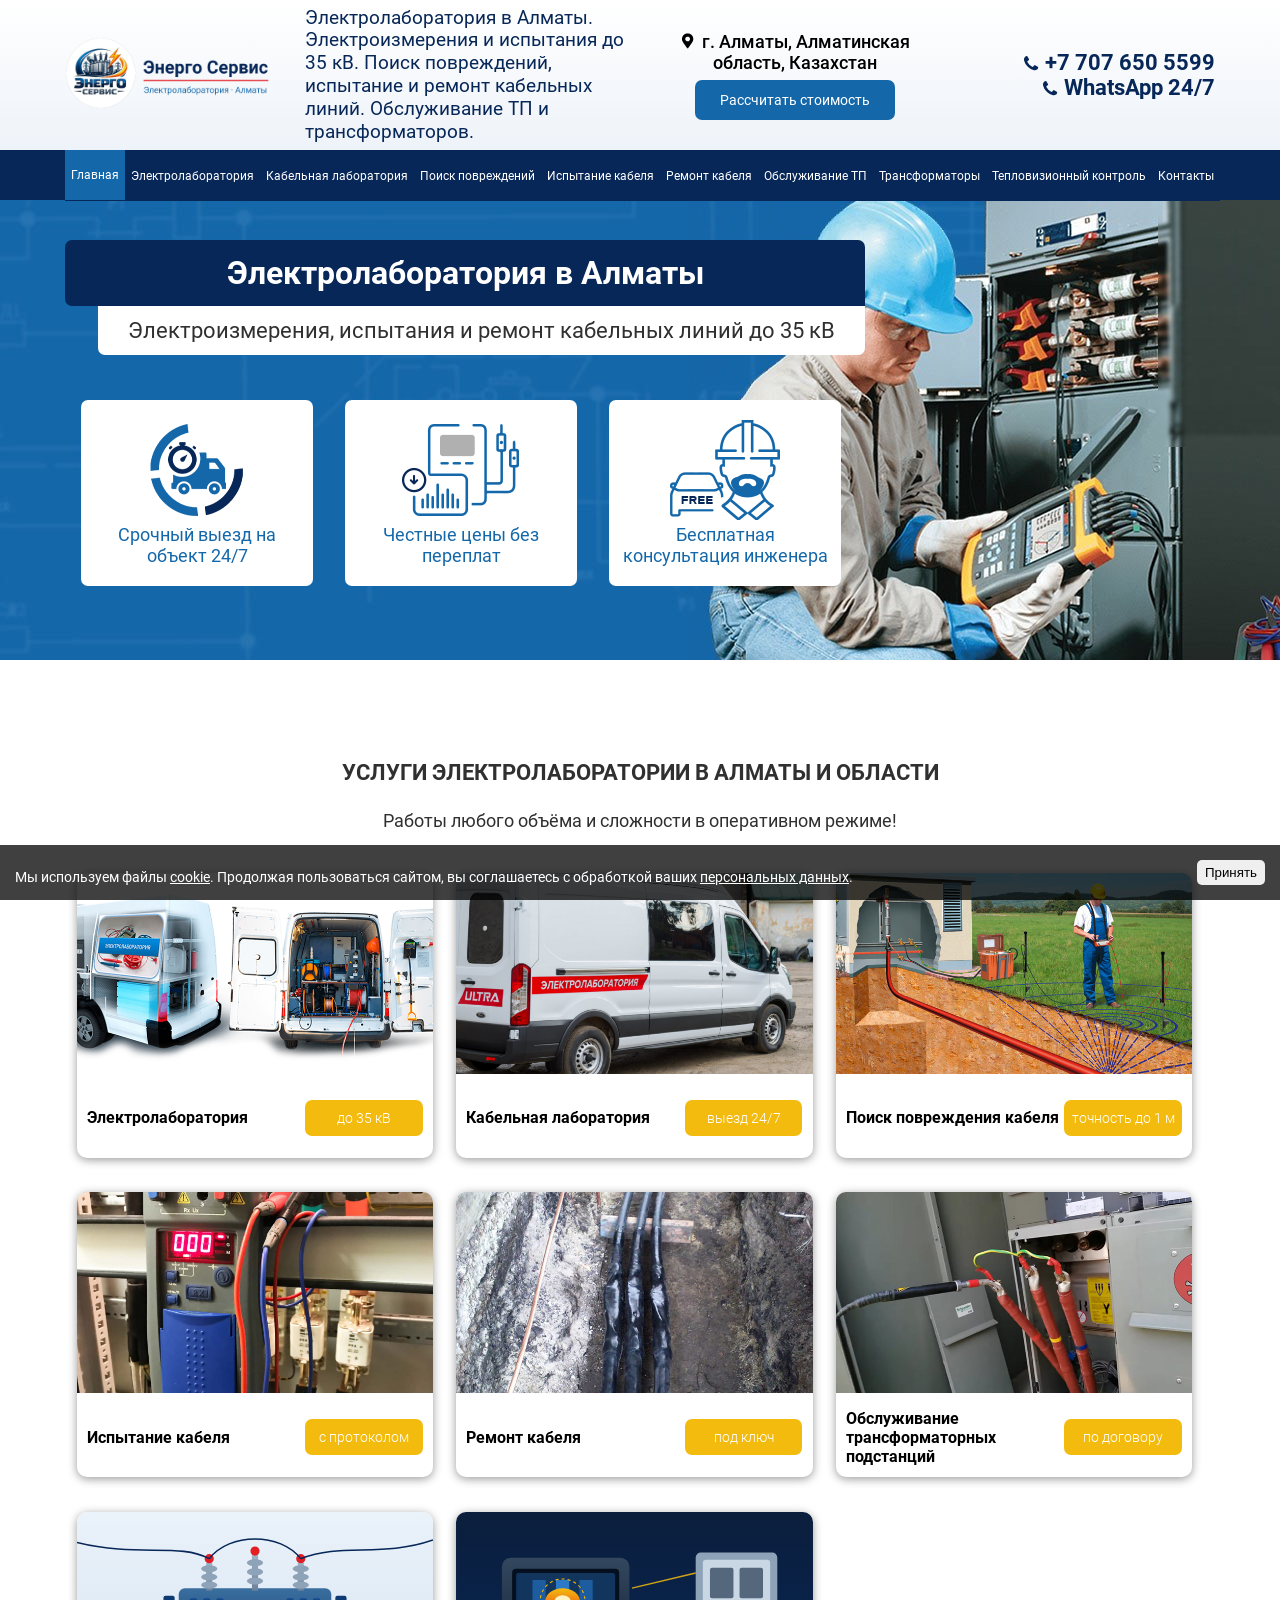
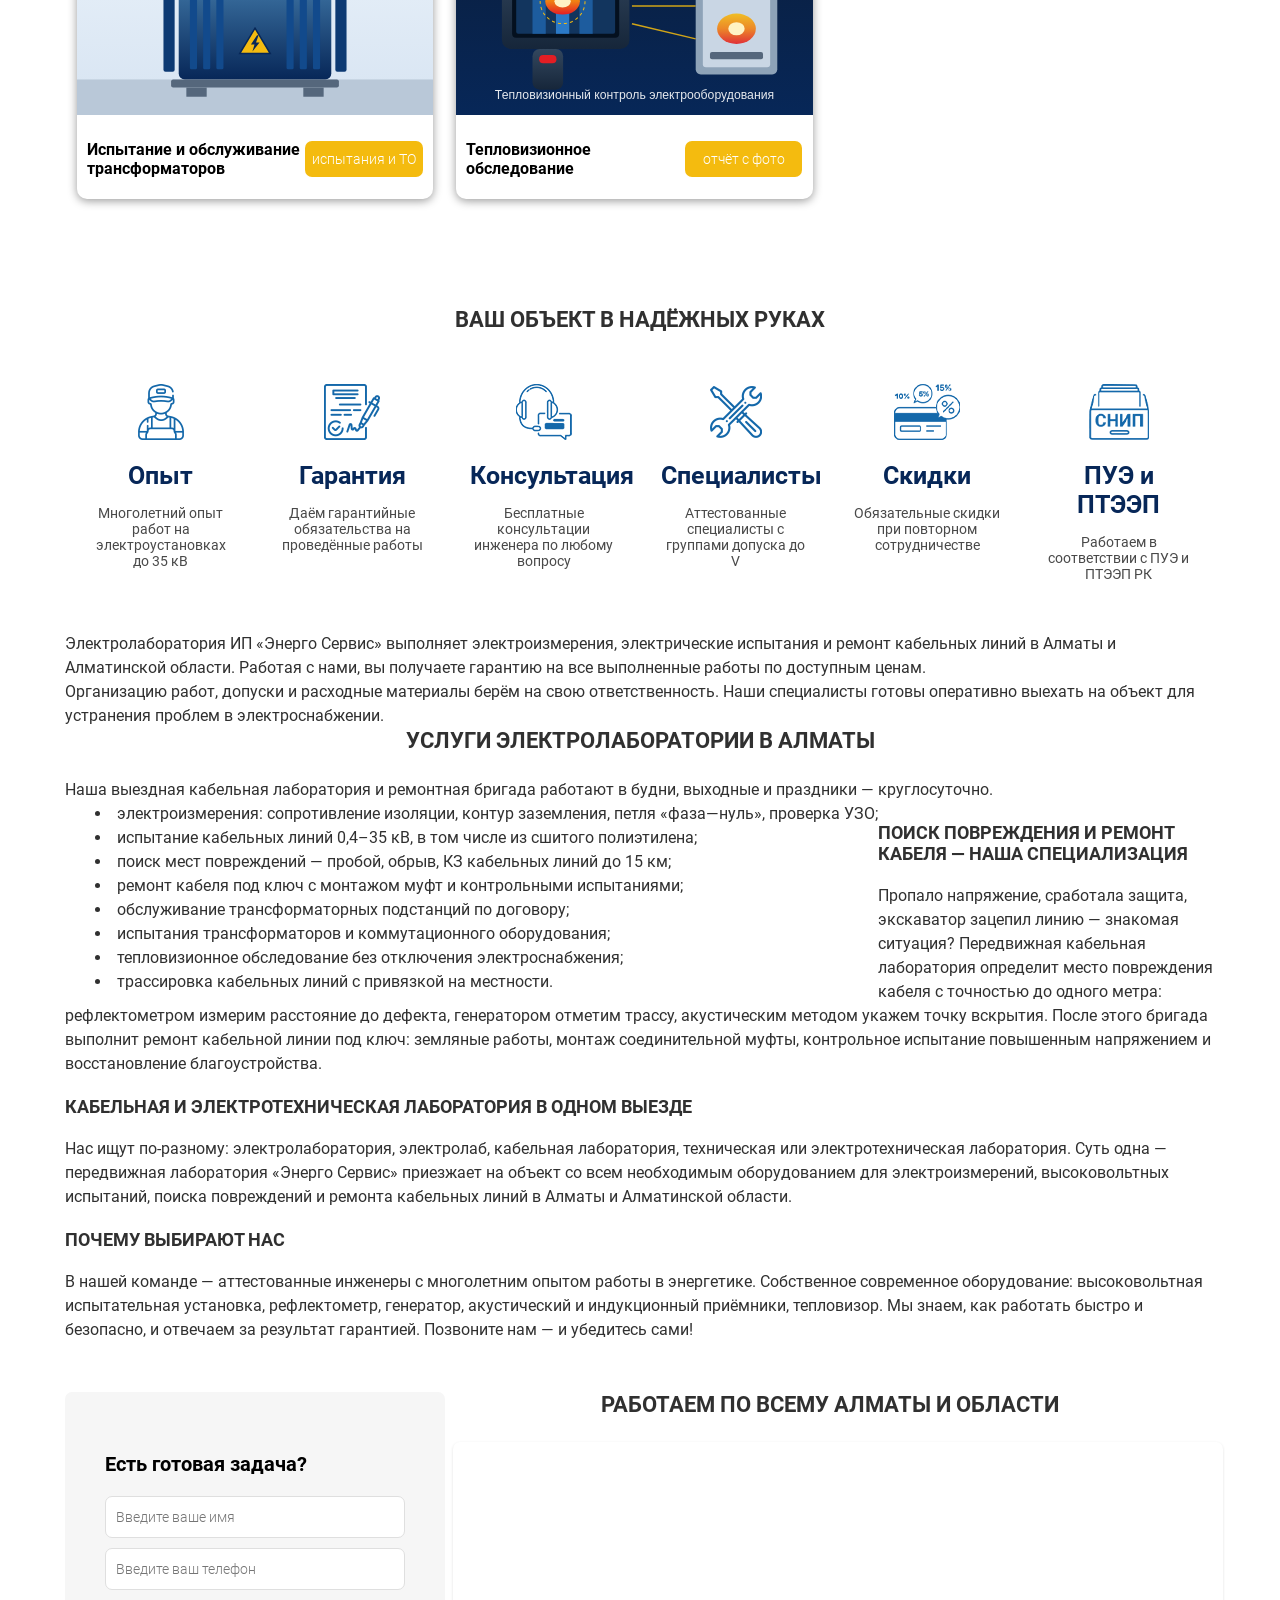
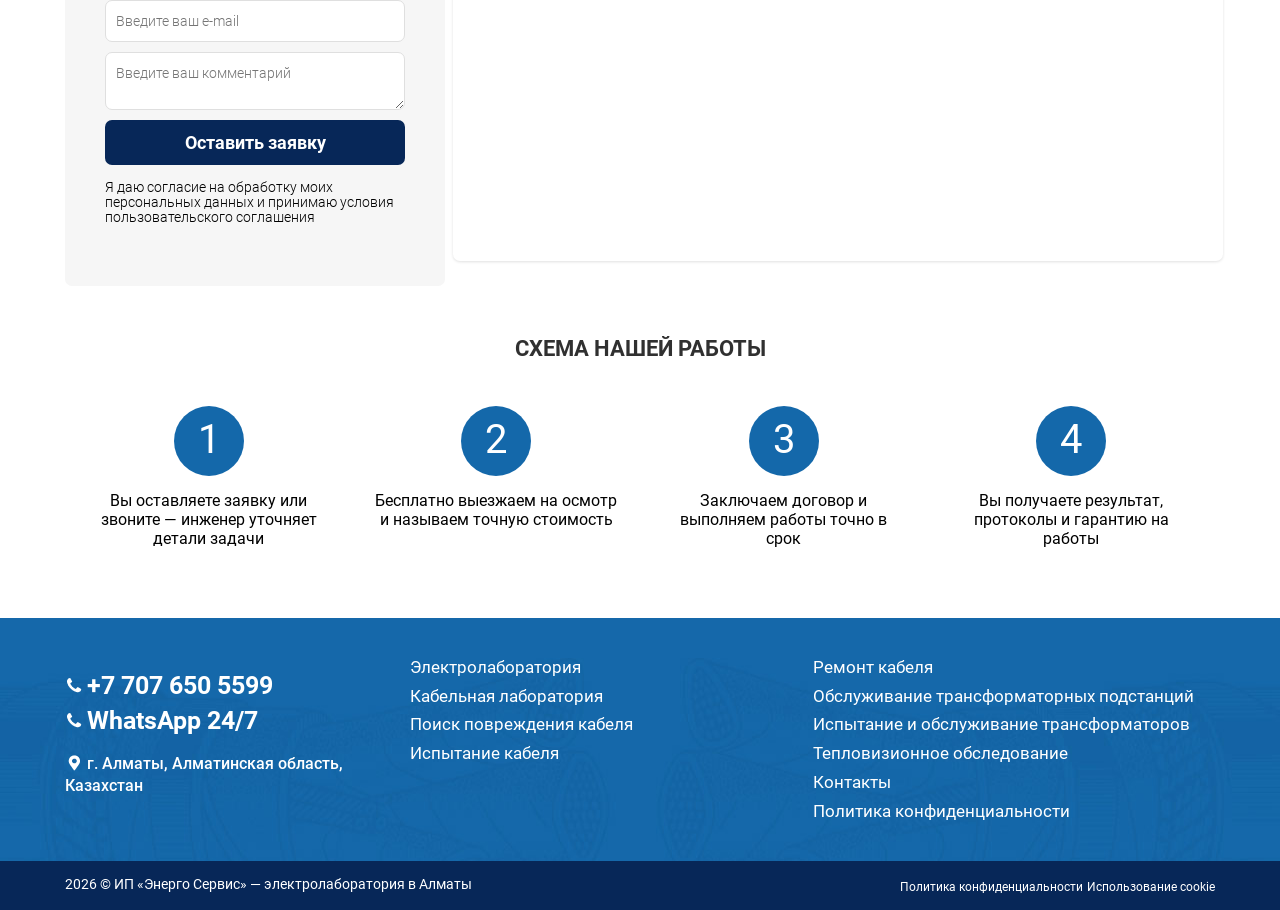
<file: index.html>
<!DOCTYPE html>
<html lang="ru-RU">
	<head>
		<title>Электролаборатория в Алматы — кабельная и электротехническая лаборатория | Энерго Сервис</title>
		<meta http-equiv="Content-Type" content="text/html; charset=UTF-8" />
<meta name="robots" content="index, follow" />
<meta name="keywords" content="электролаборатория Алматы, электролаборатория, электролаб, электро лаб, электр лаб, электро лаборатория, электролабаратория, кабельная лаборатория, кабельная лаборатория Алматы, кабельная лабаратория, техническая лаборатория, техническая лаборатория Алматы, техническая лабаратория, электротехническая лаборатория Алматы, лаборатория электроизмерений, услуги электролаборатории Алматы, электроизмерения Алматы, электрические испытания Алматы, поиск повреждения кабеля Алматы, испытание кабеля Алматы, ремонт кабеля Алматы, обслуживание ТП Алматы" />
<meta name="description" content="Электролаборатория (электролаб) «Энерго Сервис» в Алматы — кабельная и электротехническая лаборатория: электроизмерения, испытание кабельных линий до 35 кВ, поиск повреждений и ремонт кабеля, обслуживание ТП и трансформаторов. Выезд 24/7. ☎ +7 707 650 5599" />
<link rel="canonical" href="https://electrolabaratory.kz/" />
<meta property="og:type" content="website" />
<meta property="og:locale" content="ru_RU" />
<meta property="og:title" content="Электролаборатория в Алматы — кабельная и электротехническая лаборатория | Энерго Сервис" />
<meta property="og:description" content="Электролаборатория (электролаб) «Энерго Сервис» в Алматы — кабельная и электротехническая лаборатория: электроизмерения, испытание кабельных линий до 35 кВ, поиск повреждений и ремонт кабеля, обслуживание ТП и трансформаторов. Выезд 24/7. ☎ +7 707 650 5599" />
<meta property="og:url" content="https://electrolabaratory.kz/" />
<meta property="og:image" content="https://electrolabaratory.kz/assets/img/logo-round.png" />
<link href="assets/css/main.css?v=2" type="text/css" data-template-style="true" rel="stylesheet" />
		<link rel="icon" type="image/png" href="assets/img/favicon.png">
		<link rel="apple-touch-icon" href="assets/img/apple-touch-icon.png">
		<link rel="stylesheet" type="text/css" href="assets/kabel/js/jquery.fancybox.min.css">
		<meta name="viewport" content="width=device-width, initial-scale=1">
		<script type="application/ld+json">
{
  "@context": "https://schema.org",
  "@type": "LocalBusiness",
  "name": "ИП «Энерго Сервис» — электролаборатория в Алматы",
  "alternateName": ["Электролаб", "Электро лаборатория", "Кабельная лаборатория Алматы", "Техническая лаборатория Алматы", "Электротехническая лаборатория"],
  "description": "Электролаборатория, кабельная и электротехническая лаборатория в Алматы: электроизмерения, испытания до 35 кВ, поиск повреждений и ремонт кабеля, обслуживание ТП и трансформаторов.",
  "telephone": "+77076505599",
  "url": "https://electrolabaratory.kz/",
  "address": {"@type": "PostalAddress", "addressLocality": "Алматы", "addressRegion": "Алматинская область", "addressCountry": "KZ"},
  "areaServed": "Алматы и Алматинская область"
}
		</script>
	</head>
	<body>
		<div id="section1">
			<div class="wrapers">
				<div class="head">
					<div class="logo">
						<a href="index.html"><img src="assets/img/logo.png" alt="ИП «Энерго Сервис» — электролаборатория в Алматы" title="ИП «Энерго Сервис»" /></a>
						<span>Электролаборатория в Алматы. Электроизмерения и испытания до 35&nbsp;кВ. Поиск повреждений, испытание и ремонт кабельных линий. Обслуживание ТП и трансформаторов.</span>
					</div>
					<div class="adress">
						<div class="cont">
							<p><a href="kontakty/index.html" class="maps">г. Алматы, Алматинская область, Казахстан</a></p>
							<p><a data-fancybox data-src="#modal" href="javascript:;" class="btn">Рассчитать стоимость</a></p>
						</div>
						<div class="phone">
							<a href="tel:+77076505599" class="tel">+7 707 650 5599</a><br />
							<a href="https://wa.me/77076505599" class="tel" rel="nofollow">WhatsApp 24/7</a><br />
						</div>
					</div>
				</div>
			</div>
		</div>
		<div id="section2">
			<div class="wrapers">
    <div id="menu-wrap">
		<ul class="menuss">
				<li>
					<a href="index.html" style="color:#ffffff;background:#1468aa;display: block;">Главная</a>
				</li>
				<li>
					<a href="elektrolaboratoriya/index.html">Электролаборатория</a>
				</li>
				<li>
					<a href="kabelnaya-laboratoriya/index.html">Кабельная лаборатория</a>
				</li>
				<li>
					<a href="poisk-povrezhdeniya-kabelya/index.html">Поиск повреждений</a>
				</li>
				<li>
					<a href="ispytanie-kabelya/index.html">Испытание кабеля</a>
				</li>
				<li>
					<a href="remont-kabelya/index.html">Ремонт кабеля</a>
				</li>
				<li>
					<a href="obsluzhivanie-tp/index.html">Обслуживание ТП</a>
				</li>
				<li>
					<a href="transformatory/index.html">Трансформаторы</a>
				</li>
				<li>
					<a href="teplovizionnoe-obsledovanie/index.html">Тепловизионный контроль</a>
				</li>
				<li>
					<a href="kontakty/index.html">Контакты</a>
				</li>
        </ul>
	</div>
			</div>
		</div>
							<div id="section3">
			<div class="wrapers">
				<div class="sliders">
					<h1 class="zag_h1">Электролаборатория в Алматы</h1>
					<div class="zag_desc">Электроизмерения, испытания и ремонт кабельных линий до 35 кВ</div>
					<ul class="mobilka">
						<li><img src="assets/kabel/img/preim_slid1.png" alt="" title="" /><br />Срочный выезд на объект 24/7</li>
						<li><img src="assets/kabel/img/preim_slid2.png" alt="" title="" /><br />Честные цены без переплат</li>
						<li><img src="assets/kabel/img/preim_slid3.png" alt="" title="" /><br />Бесплатная консультация инженера</li>
					</ul>
				</div>
			</div>
		</div>
		<div id="section5">
			<div class="wrapers">
				<h2>Услуги электролаборатории в Алматы и области</h2>
				<p class="desc_zagolovok">Работы любого объёма и сложности в оперативном режиме!</p>
<ul class="uslugi_block">
					<li>
						<a href="elektrolaboratoriya/index.html">
							<img src="assets/img/elektrolaboratoriya.jpg" alt="Электролаборатория в Алматы" title="Электролаборатория" />
							<div class="name_uslugi_block"><div class="name_uslugi_block_lf">Электролаборатория</div>
																			<div class="name_uslugi_block_rg">до 35 кВ</div>
															</div>
						</a>
					</li>
					<li>
						<a href="kabelnaya-laboratoriya/index.html">
							<img src="assets/img/kabelnaya-laboratoriya.jpg" alt="Кабельная лаборатория в Алматы" title="Кабельная лаборатория" />
							<div class="name_uslugi_block"><div class="name_uslugi_block_lf">Кабельная лаборатория</div>
																			<div class="name_uslugi_block_rg">выезд 24/7</div>
															</div>
						</a>
					</li>
					<li>
						<a href="poisk-povrezhdeniya-kabelya/index.html">
							<img src="assets/img/poisk-povrezhdeniya.jpg" alt="Поиск повреждения кабеля в Алматы" title="Поиск повреждения кабеля" />
							<div class="name_uslugi_block"><div class="name_uslugi_block_lf">Поиск повреждения кабеля</div>
																			<div class="name_uslugi_block_rg">точность до 1 м</div>
															</div>
						</a>
					</li>
					<li>
						<a href="ispytanie-kabelya/index.html">
							<img src="assets/img/ispytanie-kabelya.jpg" alt="Испытание кабеля в Алматы" title="Испытание кабеля" />
							<div class="name_uslugi_block"><div class="name_uslugi_block_lf">Испытание кабеля</div>
																			<div class="name_uslugi_block_rg">с протоколом</div>
															</div>
						</a>
					</li>
					<li>
						<a href="remont-kabelya/index.html">
							<img src="assets/img/remont-kabelya.jpg" alt="Ремонт кабеля в Алматы" title="Ремонт кабеля" />
							<div class="name_uslugi_block"><div class="name_uslugi_block_lf">Ремонт кабеля</div>
																			<div class="name_uslugi_block_rg">под ключ</div>
															</div>
						</a>
					</li>
					<li>
						<a href="obsluzhivanie-tp/index.html">
							<img src="assets/img/obsluzhivanie-tp.jpg" alt="Обслуживание трансформаторных подстанций в Алматы" title="Обслуживание трансформаторных подстанций" />
							<div class="name_uslugi_block"><div class="name_uslugi_block_lf">Обслуживание трансформаторных подстанций</div>
																			<div class="name_uslugi_block_rg">по договору</div>
															</div>
						</a>
					</li>
					<li>
						<a href="transformatory/index.html">
							<img src="assets/img/transformatory.svg" alt="Испытание и обслуживание трансформаторов в Алматы" title="Испытание и обслуживание трансформаторов" />
							<div class="name_uslugi_block"><div class="name_uslugi_block_lf">Испытание и обслуживание трансформаторов</div>
																			<div class="name_uslugi_block_rg">испытания и ТО</div>
															</div>
						</a>
					</li>
					<li>
						<a href="teplovizionnoe-obsledovanie/index.html">
							<img src="assets/img/teplovizionnoe.svg" alt="Тепловизионное обследование в Алматы" title="Тепловизионное обследование" />
							<div class="name_uslugi_block"><div class="name_uslugi_block_lf">Тепловизионное обследование</div>
																			<div class="name_uslugi_block_rg">отчёт с фото</div>
															</div>
						</a>
					</li>
				</ul>
			</div>
		</div>

				<div class="sliders_mob">
					<ul class="mobilka_mod">
						<li><img src="assets/kabel/img/preim_slid1.png" alt="" title="" /><br />Срочный выезд на объект 24/7</li>
						<li><img src="assets/kabel/img/preim_slid2.png" alt="" title="" /><br />Честные цены без переплат</li>
						<li><img src="assets/kabel/img/preim_slid3.png" alt="" title="" /><br />Бесплатная консультация инженера</li>
					</ul>
				</div>

		<div id="section6">
			<div class="wrapers">
				<h2>Ваш объект в надёжных руках</h2>
				<ul class="preim_block">
					<li><img src="assets/kabel/img/preim-1.png" alt="" title="" /><br /><p><span>Опыт</span></p><p>Многолетний опыт работ на электроустановках до 35 кВ</p></li>
					<li><img src="assets/kabel/img/preim-2.png" alt="" title="" /><br /><p><span>Гарантия</span></p><p>Даём гарантийные обязательства на проведённые работы</p></li>
					<li><img src="assets/kabel/img/preim-3.png" alt="" title="" /><br /><p><span>Консультация</span></p><p>Бесплатные консультации инженера по любому вопросу</p></li>
					<li><img src="assets/kabel/img/preim-4.png" alt="" title="" /><br /><p><span>Специалисты</span></p><p>Аттестованные специалисты с группами допуска до V</p></li>
					<li><img src="assets/kabel/img/preim-5.png" alt="" title="" /><br /><p><span>Скидки</span></p><p>Обязательные скидки при повторном сотрудничестве</p></li>
					<li><img src="assets/kabel/img/preim-6.png" alt="" title="" /><br /><p><span>ПУЭ и ПТЭЭП</span></p><p>Работаем в соответствии с ПУЭ и ПТЭЭП РК</p></li>
				</ul>
			</div>
		</div>
		<div id="section7">
			<div class="wrapers">
								<div class="home_content">
				<p>
	Электролаборатория ИП «Энерго Сервис» выполняет электроизмерения, электрические испытания и ремонт кабельных линий в Алматы и Алматинской области. Работая с нами, вы получаете гарантию на все выполненные работы по доступным ценам.
</p>
<p>
	Организацию работ, допуски и расходные материалы берём на свою ответственность. Наши специалисты готовы оперативно выехать на объект для устранения проблем в электроснабжении.
</p>
<h2>Услуги электролаборатории в Алматы</h2>
<p>
	Наша выездная кабельная лаборатория и ремонтная бригада работают в будни, выходные и праздники — круглосуточно.
</p>
<ul>
	<li><a href="elektrolaboratoriya/index.html">электроизмерения</a>: сопротивление изоляции, контур заземления, петля «фаза—нуль», проверка УЗО;</li>
	<li><a href="ispytanie-kabelya/index.html">испытание кабельных линий</a> 0,4–35 кВ, в том числе из сшитого полиэтилена;</li>
	<li><a href="poisk-povrezhdeniya-kabelya/index.html">поиск мест повреждений</a> — пробой, обрыв, КЗ кабельных линий до 15 км;</li>
	<li><a href="remont-kabelya/index.html">ремонт кабеля</a> под ключ с монтажом муфт и контрольными испытаниями;</li>
	<li><a href="obsluzhivanie-tp/index.html">обслуживание трансформаторных подстанций</a> по договору;</li>
	<li><a href="transformatory/index.html">испытания трансформаторов</a> и коммутационного оборудования;</li>
	<li><a href="teplovizionnoe-obsledovanie/index.html">тепловизионное обследование</a> без отключения электроснабжения;</li>
	<li>трассировка кабельных линий с привязкой на местности.</li>
</ul>
<h3>Поиск повреждения и ремонт кабеля — наша специализация</h3>
<p>
	Пропало напряжение, сработала защита, экскаватор зацепил линию — знакомая ситуация? Передвижная кабельная лаборатория определит место повреждения кабеля с точностью до одного метра: рефлектометром измерим расстояние до дефекта, генератором отметим трассу, акустическим методом укажем точку вскрытия. После этого бригада выполнит ремонт кабельной линии под ключ: земляные работы, монтаж соединительной муфты, контрольное испытание повышенным напряжением и восстановление благоустройства.
</p>
<h3>Кабельная и электротехническая лаборатория в одном выезде</h3>
<p>
	Нас ищут по-разному: электролаборатория, электролаб, кабельная лаборатория, техническая или электротехническая лаборатория. Суть одна — передвижная лаборатория «Энерго Сервис» приезжает на объект со всем необходимым оборудованием для электроизмерений, высоковольтных испытаний, поиска повреждений и ремонта кабельных линий в Алматы и Алматинской области.
</p>
<h3>Почему выбирают нас</h3>
<p>
	В нашей команде — аттестованные инженеры с многолетним опытом работы в энергетике. Собственное современное оборудование: высоковольтная испытательная установка, рефлектометр, генератор, акустический и индукционный приёмники, тепловизор. Мы знаем, как работать быстро и безопасно, и отвечаем за результат гарантией. Позвоните нам — и убедитесь сами!
</p>			</div>
				</div>
			</div>
		</div>

							<div id="section8">
			<div class="wrapers">
				<div class="form_lf">
					<p>Есть готовая задача?</p>
					<div class="mfeedback2">
	<form class="wa-form order" action="#" method="POST">
			<input class="inp_text" type="text" name="user_name" value="" required="" placeholder="Введите ваше имя">
			<input class="inp_text" type="text" name="user_phone" value=""  required="" placeholder="Введите ваш телефон">
			<input type="text" class="inp_text" name="user_email" value="" placeholder="Введите ваш e-mail">
			<textarea class="inp_text" name="MESSAGE" required="" placeholder="Введите ваш комментарий"></textarea>
			<button id="sendorder" class="send_order" value="">Оставить заявку</button>
			<p>Я даю согласие на обработку моих персональных данных и принимаю условия пользовательского соглашения</p>
	</form>
</div>				</div>
				<div class="portfolio_rg">
					<h2>Работаем по всему Алматы и области</h2>
					<ul class="portfol_block">
						<li style="width:100%;list-style:none;"><iframe width="100%" height="415" src="https://yandex.ru/map-widget/v1/?ll=76.928600%2C43.256700&amp;z=11" title="Электролаборатория в Алматы — ИП Энерго Сервис" frameborder="0" style="border:0;"></iframe></li>
				</ul>
									</div>
			</div>
		</div>
		<div id="section9">
			<div class="wrapers">
				<h2>Схема нашей работы</h2>
				<ul class="shema_block">
					<li><div class="oval">1</div><p>Вы оставляете заявку или звоните — инженер уточняет детали задачи</p></li>
					<li><div class="oval">2</div><p>Бесплатно выезжаем на осмотр и называем точную стоимость</p></li>
					<li><div class="oval">3</div><p>Заключаем договор и выполняем работы точно в срок</p></li>
					<li><div class="oval">4</div><p>Вы получаете результат, протоколы и гарантию на работы</p></li>
				</ul>
			</div>
		</div>
				<div id="section10">
			<div class="wrapers">
				<div class="foot_logo">
					<div class="foot_phone">
						<a href="tel:+77076505599" class="tel_foot">+7 707 650 5599</a><br />
						<a href="https://wa.me/77076505599" class="tel_foot" rel="nofollow">WhatsApp 24/7</a>
					</div>
					<div class="foot_adress">
						<p><a href="kontakty/index.html" class="maps_foot">г. Алматы, Алматинская область, Казахстан</a></p>
					</div>
				</div>
				<div class="foot_menu">
<ul>
			<li><a href="elektrolaboratoriya/index.html">Электролаборатория</a></li>
			<li><a href="kabelnaya-laboratoriya/index.html">Кабельная лаборатория</a></li>
			<li><a href="poisk-povrezhdeniya-kabelya/index.html">Поиск повреждения кабеля</a></li>
			<li><a href="ispytanie-kabelya/index.html">Испытание кабеля</a></li>
</ul>
				</div>
				<div class="foot_menu">
<ul>
			<li><a href="remont-kabelya/index.html">Ремонт кабеля</a></li>
			<li><a href="obsluzhivanie-tp/index.html">Обслуживание трансформаторных подстанций</a></li>
			<li><a href="transformatory/index.html">Испытание и обслуживание трансформаторов</a></li>
			<li><a href="teplovizionnoe-obsledovanie/index.html">Тепловизионное обследование</a></li>
			<li><a href="kontakty/index.html">Контакты</a></li>
			<li><a href="politika.html">Политика конфиденциальности</a></li>
</ul>
				</div>
			</div>
		</div>
		<div id="section11">
			<div class="wrapers">
				<div class="copy">2026 © ИП «Энерго Сервис» — электролаборатория в Алматы</div>
				<div class="polit"><a href="politika.html">Политика конфиденциальности</a> <a href="cookies.html">Использование cookie</a></div>
			</div>
		</div>
		<script src="https://code.jquery.com/jquery-3.6.4.min.js"></script>
		<script src="assets/kabel/js/jquery.fancybox.min.js"></script>
		<script type="text/javascript">
		$(function(){
			$('#menu-wrap').prepend("<div id='menu-icon'>Меню</div>");
			$("#menu-icon").on("click", function(){ $(".menuss").slideToggle(); });
		});
		</script>

		<div style="display: none;" id="modal">
			<div class="mfeedback2">
	<form class="wa-form" action="#" method="POST">
		<div class="title2">Обратный звонок</div>
		<div class="form_body2">
			<input class="form_control2" type="text" placeholder="Ваше имя" name="user_name" value="">
			<input class="form_control2" type="text" placeholder="Ваш телефон" name="user_phone" value="">
			<input type="submit" name="callback" class="form_control2 btn_deflt" value="Отправить">
		</div>
	</form>
</div>			<p class="btn_polit">Нажимая на кнопку, вы даете согласие на обработку ваших <a href="politika.html" target="_blank">персональных данных</a>.</p>
		</div>

		<script type="text/javascript">
		// Отправка форм в WhatsApp — сайт статический, заявка уходит сообщением
		$(function(){
			$("form.wa-form").on("submit", function(e){
				e.preventDefault();
				var f = $(this);
				var msg = "Заявка с сайта электролаборатории:";
				f.find("input[type=text], textarea").each(function(){
					if ($(this).val()) { msg += "\n" + ($(this).attr("placeholder") || "") + ": " + $(this).val(); }
				});
				window.open("https://wa.me/77076505599?text=" + encodeURIComponent(msg), "_blank");
			});
		});
		</script>

<div id="cookie_notification">
	<p>Мы используем файлы <a href="cookies.html" target="_blank">cookie</a>. Продолжая пользоваться сайтом, вы соглашаетесь с обработкой ваших <a href="politika.html" target="_blank">персональных данных</a>.</p>
<button class="btn btn-light cookie_accept">Принять</button>
</div>
<script type="text/javascript">
	function checkCookies(){
	let cookieDate = localStorage.getItem('cookieDate');
	let cookieNotification = document.getElementById('cookie_notification');
	let cookieBtn = cookieNotification.querySelector('.cookie_accept');
	if( !cookieDate || (+cookieDate + 31536000000) < Date.now() ){
	cookieNotification.classList.add('show');
	}
	cookieBtn.addEventListener('click', function(){
	localStorage.setItem( 'cookieDate', Date.now() );
	cookieNotification.classList.remove('show');
	})
	}
	checkCookies();
</script>

<style>
#cookie_notification{
	display: none;
	justify-content: space-between;
	align-items: flex-end;
	position: fixed;
	bottom: 0;
	left: 0;
	width: 100%;
	padding: 15px;
	background:rgba(0, 0, 0, 0.75);
	z-index: 1000;
	color: white;
}
#cookie_notification p{
	margin: 0;
	font-size: 0.85rem;
	text-align: left;
	color: #fff;
}
#cookie_notification p a{
	text-decoration:underline;
	color: #fff;
}
.cookie_accept {
    padding: 5px 8px;
    border-radius: 5px;
    border: none;
    cursor: pointer;
}
@media (min-width: 576px){
	#cookie_notification.show{
		display: flex;
	}
}
@media (max-width: 575px){
	#cookie_notification.show{
		display: block;
		text-align: left;
	}
}
</style>

	</body>
</html>
</file>
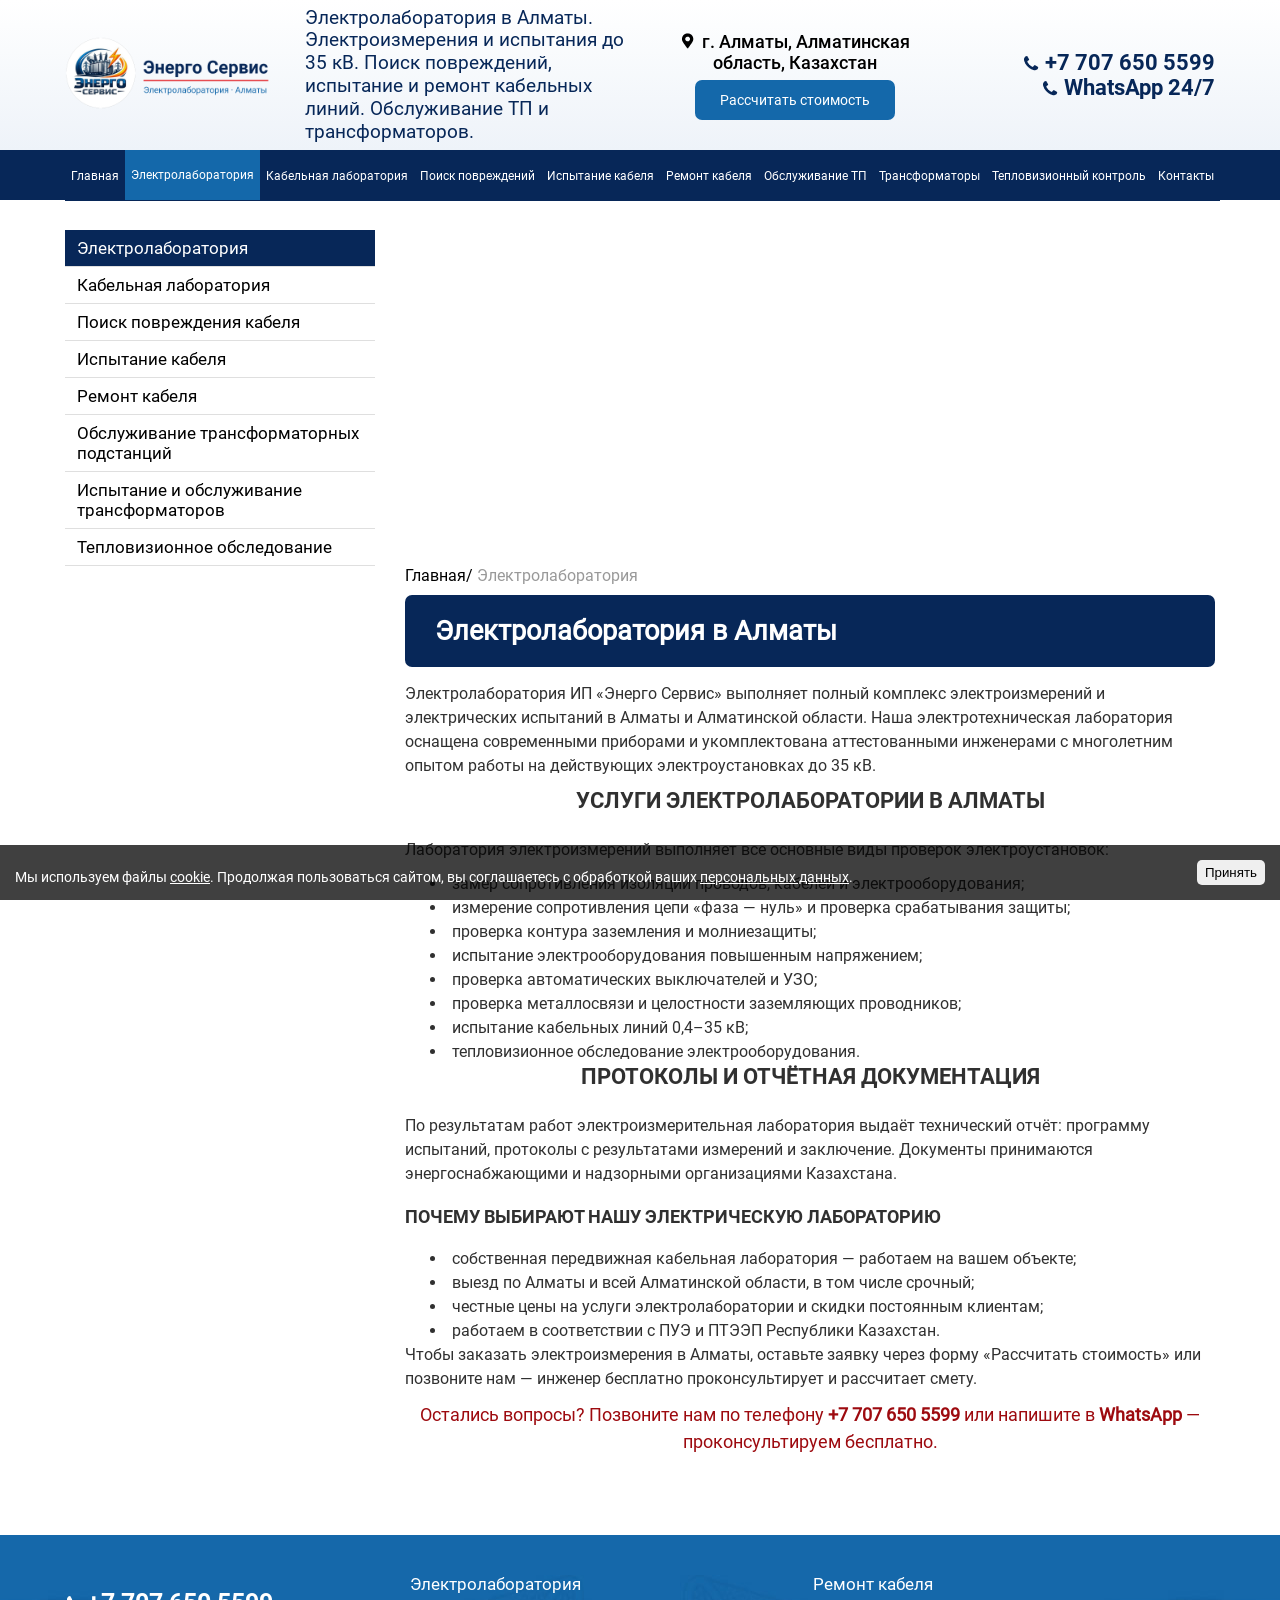
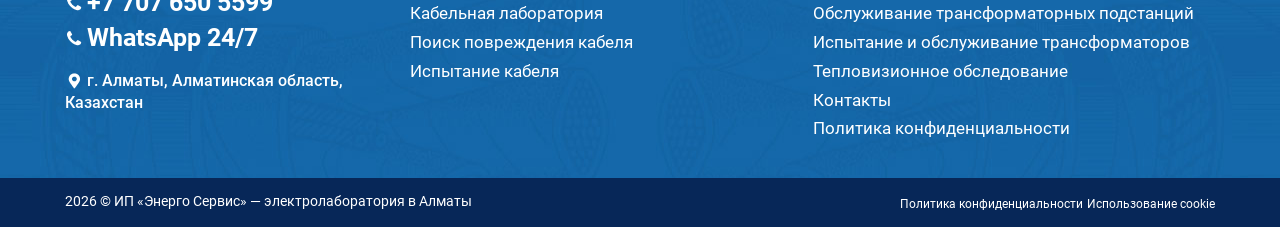
<file: elektrolaboratoriya/index.html>
<!DOCTYPE html>
<html lang="ru-RU">
	<head>
		<title>Электролаборатория в Алматы — электроизмерения и испытания | Энерго Сервис</title>
		<meta http-equiv="Content-Type" content="text/html; charset=UTF-8" />
<meta name="robots" content="index, follow" />
<meta name="keywords" content="электролаборатория, электролаборатория Алматы, электролаб, электро лаб, электр лаб, электро лаборатория, электролабаратория, техническая лаборатория, техническая лаборатория Алматы, электротехническая лаборатория, электротехническая лаборатория Алматы, электрическая лаборатория, электроизмерительная лаборатория Алматы, лаборатория электроизмерений, электроизмерения Алматы, электрические испытания Алматы, услуги электролаборатории Алматы" />
<meta name="description" content="Аттестованная электролаборатория в Алматы: электроизмерения, электрические испытания до 35 кВ, протоколы для надзорных органов. Выезд по городу и области 24/7. ☎ +7 707 650 5599" />
<link rel="canonical" href="https://electrolabaratory.kz/elektrolaboratoriya/" />
<meta property="og:type" content="website" />
<meta property="og:locale" content="ru_RU" />
<meta property="og:title" content="Электролаборатория в Алматы — электроизмерения и испытания | Энерго Сервис" />
<meta property="og:description" content="Аттестованная электролаборатория в Алматы: электроизмерения, электрические испытания до 35 кВ, протоколы для надзорных органов. Выезд по городу и области 24/7. ☎ +7 707 650 5599" />
<meta property="og:url" content="https://electrolabaratory.kz/elektrolaboratoriya/" />
<meta property="og:image" content="https://electrolabaratory.kz/assets/img/logo-round.png" />
<link href="../assets/css/inner.css?v=2" type="text/css" data-template-style="true" rel="stylesheet" />
		<link rel="icon" type="image/png" href="../assets/img/favicon.png">
		<link rel="apple-touch-icon" href="../assets/img/apple-touch-icon.png">
		<link rel="stylesheet" type="text/css" href="../assets/kabel/js/jquery.fancybox.min.css">
		<meta name="viewport" content="width=device-width, initial-scale=1">
		<script type="application/ld+json">
{
  "@context": "https://schema.org",
  "@type": "LocalBusiness",
  "name": "ИП «Энерго Сервис» — электролаборатория в Алматы",
  "alternateName": ["Электролаб", "Электро лаборатория", "Кабельная лаборатория Алматы", "Техническая лаборатория Алматы", "Электротехническая лаборатория"],
  "telephone": "+77076505599",
  "url": "https://electrolabaratory.kz/",
  "address": {"@type": "PostalAddress", "addressLocality": "Алматы", "addressRegion": "Алматинская область", "addressCountry": "KZ"},
  "areaServed": "Алматы и Алматинская область"
}
		</script>
	</head>
	<body>
		<div id="section1">
			<div class="wrapers">
				<div class="head">
					<div class="logo">
						<a href="../index.html"><img src="../assets/img/logo.png" alt="ИП «Энерго Сервис» — электролаборатория в Алматы" title="ИП «Энерго Сервис»" /></a>
						<span>Электролаборатория в Алматы. Электроизмерения и испытания до 35&nbsp;кВ. Поиск повреждений, испытание и ремонт кабельных линий. Обслуживание ТП и трансформаторов.</span>
					</div>
					<div class="adress">
						<div class="cont">
							<p><a href="../kontakty/index.html" class="maps">г. Алматы, Алматинская область, Казахстан</a></p>
							<p><a data-fancybox data-src="#modal" href="javascript:;" class="btn">Рассчитать стоимость</a></p>
						</div>
						<div class="phone">
							<a href="tel:+77076505599" class="tel">+7 707 650 5599</a><br />
							<a href="https://wa.me/77076505599" class="tel" rel="nofollow">WhatsApp 24/7</a><br />
						</div>
					</div>
				</div>
			</div>
		</div>
		<div id="section2">
			<div class="wrapers">
    <div id="menu-wrap">
		<ul class="menuss">
				<li>
					<a href="../index.html">Главная</a>
				</li>
				<li>
					<a href="../elektrolaboratoriya/index.html" style="color:#ffffff;background:#1468aa;display: block;">Электролаборатория</a>
				</li>
				<li>
					<a href="../kabelnaya-laboratoriya/index.html">Кабельная лаборатория</a>
				</li>
				<li>
					<a href="../poisk-povrezhdeniya-kabelya/index.html">Поиск повреждений</a>
				</li>
				<li>
					<a href="../ispytanie-kabelya/index.html">Испытание кабеля</a>
				</li>
				<li>
					<a href="../remont-kabelya/index.html">Ремонт кабеля</a>
				</li>
				<li>
					<a href="../obsluzhivanie-tp/index.html">Обслуживание ТП</a>
				</li>
				<li>
					<a href="../transformatory/index.html">Трансформаторы</a>
				</li>
				<li>
					<a href="../teplovizionnoe-obsledovanie/index.html">Тепловизионный контроль</a>
				</li>
				<li>
					<a href="../kontakty/index.html">Контакты</a>
				</li>
        </ul>
	</div>
			</div>
		</div>
		<div id="section7">
			<div class="wrapers">

				<div class="home_left">
					<div class="left_menu">
	<ul>
				<li class="left_item_selected"><a href="index.html">Электролаборатория</a></li>
				<li class="left_item"><a href="../kabelnaya-laboratoriya/index.html">Кабельная лаборатория</a></li>
				<li class="left_item"><a href="../poisk-povrezhdeniya-kabelya/index.html">Поиск повреждения кабеля</a></li>
				<li class="left_item"><a href="../ispytanie-kabelya/index.html">Испытание кабеля</a></li>
				<li class="left_item"><a href="../remont-kabelya/index.html">Ремонт кабеля</a></li>
				<li class="left_item"><a href="../obsluzhivanie-tp/index.html">Обслуживание трансформаторных подстанций</a></li>
				<li class="left_item"><a href="../transformatory/index.html">Испытание и обслуживание трансформаторов</a></li>
				<li class="left_item"><a href="../teplovizionnoe-obsledovanie/index.html">Тепловизионное обследование</a></li>
	</ul>
					</div>
				</div>
				<div class="left_content">
											<div class="breadcrumb">
			<div class="bx-breadcrumb-item">
				<a href="../index.html" title="Главная"><span>Главная</span></a>
			</div>
			<div class="bx-breadcrumb-item">
				 /
				<span>Электролаборатория</span>
			</div><div style="clear:both"></div>							</div>

	<h1>Электролаборатория в Алматы</h1>
	<p>Электролаборатория ИП «Энерго Сервис» выполняет полный комплекс электроизмерений и электрических испытаний в Алматы и Алматинской области. Наша электротехническая лаборатория оснащена современными приборами и укомплектована аттестованными инженерами с многолетним опытом работы на действующих электроустановках до 35&nbsp;кВ.</p>
	<h2>Услуги электролаборатории в Алматы</h2>
	<p>Лаборатория электроизмерений выполняет все основные виды проверок электроустановок:</p>
	<ul>
		<li>замер сопротивления изоляции проводов, кабелей и электрооборудования;</li>
		<li>измерение сопротивления цепи «фаза&nbsp;— нуль» и проверка срабатывания защиты;</li>
		<li>проверка контура заземления и молниезащиты;</li>
		<li>испытание электрооборудования повышенным напряжением;</li>
		<li>проверка автоматических выключателей и УЗО;</li>
		<li>проверка металлосвязи и целостности заземляющих проводников;</li>
		<li><a href="../ispytanie-kabelya/index.html">испытание кабельных линий</a> 0,4–35&nbsp;кВ;</li>
		<li><a href="../teplovizionnoe-obsledovanie/index.html">тепловизионное обследование</a> электрооборудования.</li>
	</ul>
	<h2>Протоколы и отчётная документация</h2>
	<p>По результатам работ электроизмерительная лаборатория выдаёт технический отчёт: программу испытаний, протоколы с результатами измерений и заключение. Документы принимаются энергоснабжающими и надзорными организациями Казахстана.</p>
	<h3>Почему выбирают нашу электрическую лабораторию</h3>
	<ul>
		<li>собственная передвижная <a href="../kabelnaya-laboratoriya/index.html">кабельная лаборатория</a> — работаем на вашем объекте;</li>
		<li>выезд по Алматы и всей Алматинской области, в том числе срочный;</li>
		<li>честные цены на услуги электролаборатории и скидки постоянным клиентам;</li>
		<li>работаем в соответствии с ПУЭ и ПТЭЭП Республики Казахстан.</li>
	</ul>
	<p>Чтобы заказать электроизмерения в Алматы, оставьте заявку через форму «Рассчитать стоимость» или позвоните нам — инженер бесплатно проконсультирует и рассчитает смету.</p>

<center><p style="color: #9d0a0f; font-size:18px;">Остались вопросы? Позвоните нам по телефону <b><a href="tel:+77076505599">+7 707 650 5599</a></b> или напишите в <b><a href="https://wa.me/77076505599" rel="nofollow">WhatsApp</a></b> — проконсультируем бесплатно.</p></center>
				</div>
			</div>
		</div>
				<div id="section10">
			<div class="wrapers">
				<div class="foot_logo">
					<div class="foot_phone">
						<a href="tel:+77076505599" class="tel_foot">+7 707 650 5599</a><br />
						<a href="https://wa.me/77076505599" class="tel_foot" rel="nofollow">WhatsApp 24/7</a>
					</div>
					<div class="foot_adress">
						<p><a href="../kontakty/index.html" class="maps_foot">г. Алматы, Алматинская область, Казахстан</a></p>
					</div>
				</div>
				<div class="foot_menu">
<ul>
			<li><a href="../elektrolaboratoriya/index.html" class="selected">Электролаборатория</a></li>
			<li><a href="../kabelnaya-laboratoriya/index.html">Кабельная лаборатория</a></li>
			<li><a href="../poisk-povrezhdeniya-kabelya/index.html">Поиск повреждения кабеля</a></li>
			<li><a href="../ispytanie-kabelya/index.html">Испытание кабеля</a></li>
</ul>
				</div>
				<div class="foot_menu">
<ul>
			<li><a href="../remont-kabelya/index.html">Ремонт кабеля</a></li>
			<li><a href="../obsluzhivanie-tp/index.html">Обслуживание трансформаторных подстанций</a></li>
			<li><a href="../transformatory/index.html">Испытание и обслуживание трансформаторов</a></li>
			<li><a href="../teplovizionnoe-obsledovanie/index.html">Тепловизионное обследование</a></li>
			<li><a href="../kontakty/index.html">Контакты</a></li>
			<li><a href="../politika.html">Политика конфиденциальности</a></li>
</ul>
				</div>
			</div>
		</div>
		<div id="section11">
			<div class="wrapers">
				<div class="copy">2026 © ИП «Энерго Сервис» — электролаборатория в Алматы</div>
				<div class="polit"><a href="../politika.html">Политика конфиденциальности</a> <a href="../cookies.html">Использование cookie</a></div>
			</div>
		</div>
		<script src="https://code.jquery.com/jquery-3.6.4.min.js"></script>
		<script src="../assets/kabel/js/jquery.fancybox.min.js"></script>
		<script type="text/javascript">
		$(function(){
			$('#menu-wrap').prepend("<div id='menu-icon'>Меню</div>");
			$("#menu-icon").on("click", function(){ $(".menuss").slideToggle(); });
		});
		</script>

		<div style="display: none;" id="modal">
			<div class="mfeedback2">
	<form class="wa-form" action="#" method="POST">
		<div class="title2">Обратный звонок</div>
		<div class="form_body2">
			<input class="form_control2" type="text" placeholder="Ваше имя" name="user_name" value="">
			<input class="form_control2" type="text" placeholder="Ваш телефон" name="user_phone" value="">
			<input type="submit" name="callback" class="form_control2 btn_deflt" value="Отправить">
		</div>
	</form>
</div>			<p class="btn_polit">Нажимая на кнопку, вы даете согласие на обработку ваших <a href="../politika.html" target="_blank">персональных данных</a>.</p>
		</div>

		<script type="text/javascript">
		// Отправка форм в WhatsApp — сайт статический, заявка уходит сообщением
		$(function(){
			$("form.wa-form").on("submit", function(e){
				e.preventDefault();
				var f = $(this);
				var msg = "Заявка с сайта электролаборатории:";
				f.find("input[type=text], textarea").each(function(){
					if ($(this).val()) { msg += "\n" + ($(this).attr("placeholder") || "") + ": " + $(this).val(); }
				});
				window.open("https://wa.me/77076505599?text=" + encodeURIComponent(msg), "_blank");
			});
		});
		</script>

<div id="cookie_notification">
	<p>Мы используем файлы <a href="../cookies.html" target="_blank">cookie</a>. Продолжая пользоваться сайтом, вы соглашаетесь с обработкой ваших <a href="../politika.html" target="_blank">персональных данных</a>.</p>
<button class="btn btn-light cookie_accept">Принять</button>
</div>
<script type="text/javascript">
	function checkCookies(){
	let cookieDate = localStorage.getItem('cookieDate');
	let cookieNotification = document.getElementById('cookie_notification');
	let cookieBtn = cookieNotification.querySelector('.cookie_accept');
	if( !cookieDate || (+cookieDate + 31536000000) < Date.now() ){
	cookieNotification.classList.add('show');
	}
	cookieBtn.addEventListener('click', function(){
	localStorage.setItem( 'cookieDate', Date.now() );
	cookieNotification.classList.remove('show');
	})
	}
	checkCookies();
</script>

<style>
#cookie_notification{
	display: none;
	justify-content: space-between;
	align-items: flex-end;
	position: fixed;
	bottom: 0;
	left: 0;
	width: 100%;
	padding: 15px;
	background:rgba(0, 0, 0, 0.75);
	z-index: 1000;
	color: white;
}
#cookie_notification p{
	margin: 0;
	font-size: 0.85rem;
	text-align: left;
	color: #fff;
}
#cookie_notification p a{
	text-decoration:underline;
	color: #fff;
}
.cookie_accept {
    padding: 5px 8px;
    border-radius: 5px;
    border: none;
    cursor: pointer;
}
@media (min-width: 576px){
	#cookie_notification.show{
		display: flex;
	}
}
@media (max-width: 575px){
	#cookie_notification.show{
		display: block;
		text-align: left;
	}
}
</style>

	</body>
</html>
</file>
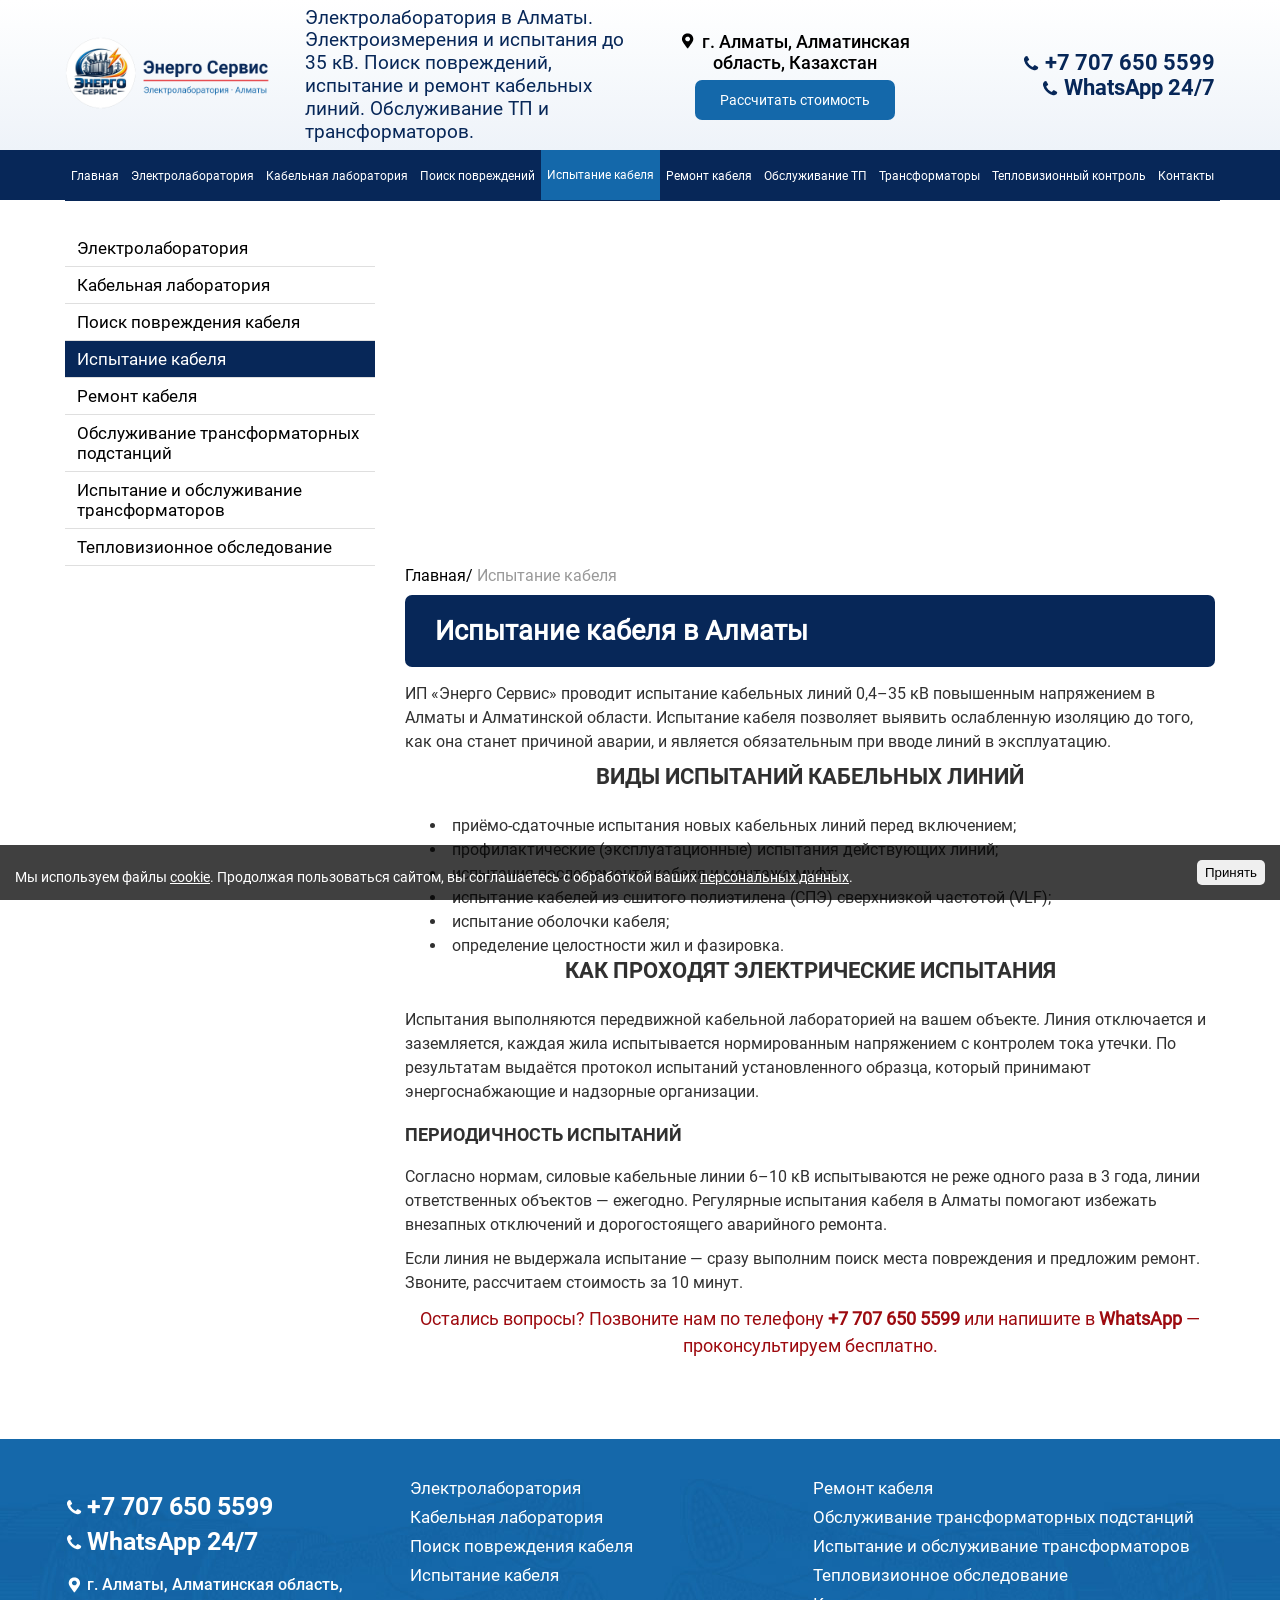
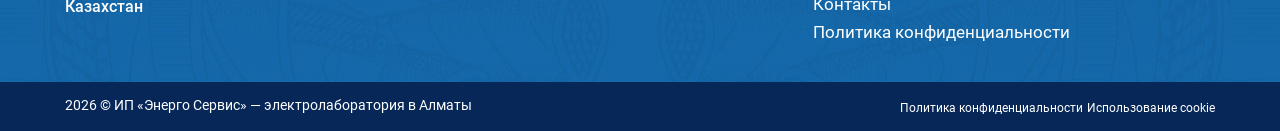
<file: ispytanie-kabelya/index.html>
<!DOCTYPE html>
<html lang="ru-RU">
	<head>
		<title>Испытание кабеля в Алматы — испытание кабельных линий до 35 кВ с протоколом</title>
		<meta http-equiv="Content-Type" content="text/html; charset=UTF-8" />
<meta name="robots" content="index, follow" />
<meta name="keywords" content="испытание кабеля, испытание кабеля Алматы, испытание кабельных линий, испытание кабельных линий Алматы, электрические испытания Алматы, диагностика кабеля Алматы" />
<meta name="description" content="Испытание кабельных линий в Алматы повышенным напряжением: приёмо-сдаточные и профилактические испытания, СПЭ (VLF), протоколы. Выезд лаборатории. ☎ +7 707 650 5599" />
<link rel="canonical" href="https://electrolabaratory.kz/ispytanie-kabelya/" />
<meta property="og:type" content="website" />
<meta property="og:locale" content="ru_RU" />
<meta property="og:title" content="Испытание кабеля в Алматы — испытание кабельных линий до 35 кВ с протоколом" />
<meta property="og:description" content="Испытание кабельных линий в Алматы повышенным напряжением: приёмо-сдаточные и профилактические испытания, СПЭ (VLF), протоколы. Выезд лаборатории. ☎ +7 707 650 5599" />
<meta property="og:url" content="https://electrolabaratory.kz/ispytanie-kabelya/" />
<meta property="og:image" content="https://electrolabaratory.kz/assets/img/logo-round.png" />
<link href="../assets/css/inner.css?v=2" type="text/css" data-template-style="true" rel="stylesheet" />
		<link rel="icon" type="image/png" href="../assets/img/favicon.png">
		<link rel="apple-touch-icon" href="../assets/img/apple-touch-icon.png">
		<link rel="stylesheet" type="text/css" href="../assets/kabel/js/jquery.fancybox.min.css">
		<meta name="viewport" content="width=device-width, initial-scale=1">
		<script type="application/ld+json">
{
  "@context": "https://schema.org",
  "@type": "LocalBusiness",
  "name": "ИП «Энерго Сервис» — электролаборатория в Алматы",
  "alternateName": ["Электролаб", "Электро лаборатория", "Кабельная лаборатория Алматы", "Техническая лаборатория Алматы", "Электротехническая лаборатория"],
  "telephone": "+77076505599",
  "url": "https://electrolabaratory.kz/",
  "address": {"@type": "PostalAddress", "addressLocality": "Алматы", "addressRegion": "Алматинская область", "addressCountry": "KZ"},
  "areaServed": "Алматы и Алматинская область"
}
		</script>
	</head>
	<body>
		<div id="section1">
			<div class="wrapers">
				<div class="head">
					<div class="logo">
						<a href="../index.html"><img src="../assets/img/logo.png" alt="ИП «Энерго Сервис» — электролаборатория в Алматы" title="ИП «Энерго Сервис»" /></a>
						<span>Электролаборатория в Алматы. Электроизмерения и испытания до 35&nbsp;кВ. Поиск повреждений, испытание и ремонт кабельных линий. Обслуживание ТП и трансформаторов.</span>
					</div>
					<div class="adress">
						<div class="cont">
							<p><a href="../kontakty/index.html" class="maps">г. Алматы, Алматинская область, Казахстан</a></p>
							<p><a data-fancybox data-src="#modal" href="javascript:;" class="btn">Рассчитать стоимость</a></p>
						</div>
						<div class="phone">
							<a href="tel:+77076505599" class="tel">+7 707 650 5599</a><br />
							<a href="https://wa.me/77076505599" class="tel" rel="nofollow">WhatsApp 24/7</a><br />
						</div>
					</div>
				</div>
			</div>
		</div>
		<div id="section2">
			<div class="wrapers">
    <div id="menu-wrap">
		<ul class="menuss">
				<li>
					<a href="../index.html">Главная</a>
				</li>
				<li>
					<a href="../elektrolaboratoriya/index.html">Электролаборатория</a>
				</li>
				<li>
					<a href="../kabelnaya-laboratoriya/index.html">Кабельная лаборатория</a>
				</li>
				<li>
					<a href="../poisk-povrezhdeniya-kabelya/index.html">Поиск повреждений</a>
				</li>
				<li>
					<a href="../ispytanie-kabelya/index.html" style="color:#ffffff;background:#1468aa;display: block;">Испытание кабеля</a>
				</li>
				<li>
					<a href="../remont-kabelya/index.html">Ремонт кабеля</a>
				</li>
				<li>
					<a href="../obsluzhivanie-tp/index.html">Обслуживание ТП</a>
				</li>
				<li>
					<a href="../transformatory/index.html">Трансформаторы</a>
				</li>
				<li>
					<a href="../teplovizionnoe-obsledovanie/index.html">Тепловизионный контроль</a>
				</li>
				<li>
					<a href="../kontakty/index.html">Контакты</a>
				</li>
        </ul>
	</div>
			</div>
		</div>
		<div id="section7">
			<div class="wrapers">

				<div class="home_left">
					<div class="left_menu">
	<ul>
				<li class="left_item"><a href="../elektrolaboratoriya/index.html">Электролаборатория</a></li>
				<li class="left_item"><a href="../kabelnaya-laboratoriya/index.html">Кабельная лаборатория</a></li>
				<li class="left_item"><a href="../poisk-povrezhdeniya-kabelya/index.html">Поиск повреждения кабеля</a></li>
				<li class="left_item_selected"><a href="index.html">Испытание кабеля</a></li>
				<li class="left_item"><a href="../remont-kabelya/index.html">Ремонт кабеля</a></li>
				<li class="left_item"><a href="../obsluzhivanie-tp/index.html">Обслуживание трансформаторных подстанций</a></li>
				<li class="left_item"><a href="../transformatory/index.html">Испытание и обслуживание трансформаторов</a></li>
				<li class="left_item"><a href="../teplovizionnoe-obsledovanie/index.html">Тепловизионное обследование</a></li>
	</ul>
					</div>
				</div>
				<div class="left_content">
											<div class="breadcrumb">
			<div class="bx-breadcrumb-item">
				<a href="../index.html" title="Главная"><span>Главная</span></a>
			</div>
			<div class="bx-breadcrumb-item">
				 /
				<span>Испытание кабеля</span>
			</div><div style="clear:both"></div>							</div>

	<h1>Испытание кабеля в Алматы</h1>
	<p>ИП «Энерго Сервис» проводит испытание кабельных линий 0,4–35&nbsp;кВ повышенным напряжением в Алматы и Алматинской области. Испытание кабеля позволяет выявить ослабленную изоляцию до того, как она станет причиной аварии, и является обязательным при вводе линий в эксплуатацию.</p>
	<h2>Виды испытаний кабельных линий</h2>
	<ul>
		<li>приёмо-сдаточные испытания новых кабельных линий перед включением;</li>
		<li>профилактические (эксплуатационные) испытания действующих линий;</li>
		<li>испытания после <a href="../remont-kabelya/index.html">ремонта кабеля</a> и монтажа муфт;</li>
		<li>испытание кабелей из сшитого полиэтилена (СПЭ) сверхнизкой частотой (VLF);</li>
		<li>испытание оболочки кабеля;</li>
		<li>определение целостности жил и фазировка.</li>
	</ul>
	<h2>Как проходят электрические испытания</h2>
	<p>Испытания выполняются передвижной <a href="../kabelnaya-laboratoriya/index.html">кабельной лабораторией</a> на вашем объекте. Линия отключается и заземляется, каждая жила испытывается нормированным напряжением с контролем тока утечки. По результатам выдаётся протокол испытаний установленного образца, который принимают энергоснабжающие и надзорные организации.</p>
	<h3>Периодичность испытаний</h3>
	<p>Согласно нормам, силовые кабельные линии 6–10&nbsp;кВ испытываются не реже одного раза в 3&nbsp;года, линии ответственных объектов — ежегодно. Регулярные испытания кабеля в Алматы помогают избежать внезапных отключений и дорогостоящего аварийного ремонта.</p>
	<p>Если линия не выдержала испытание — сразу выполним <a href="../poisk-povrezhdeniya-kabelya/index.html">поиск места повреждения</a> и предложим ремонт. Звоните, рассчитаем стоимость за 10 минут.</p>

<center><p style="color: #9d0a0f; font-size:18px;">Остались вопросы? Позвоните нам по телефону <b><a href="tel:+77076505599">+7 707 650 5599</a></b> или напишите в <b><a href="https://wa.me/77076505599" rel="nofollow">WhatsApp</a></b> — проконсультируем бесплатно.</p></center>
				</div>
			</div>
		</div>
				<div id="section10">
			<div class="wrapers">
				<div class="foot_logo">
					<div class="foot_phone">
						<a href="tel:+77076505599" class="tel_foot">+7 707 650 5599</a><br />
						<a href="https://wa.me/77076505599" class="tel_foot" rel="nofollow">WhatsApp 24/7</a>
					</div>
					<div class="foot_adress">
						<p><a href="../kontakty/index.html" class="maps_foot">г. Алматы, Алматинская область, Казахстан</a></p>
					</div>
				</div>
				<div class="foot_menu">
<ul>
			<li><a href="../elektrolaboratoriya/index.html">Электролаборатория</a></li>
			<li><a href="../kabelnaya-laboratoriya/index.html">Кабельная лаборатория</a></li>
			<li><a href="../poisk-povrezhdeniya-kabelya/index.html">Поиск повреждения кабеля</a></li>
			<li><a href="../ispytanie-kabelya/index.html" class="selected">Испытание кабеля</a></li>
</ul>
				</div>
				<div class="foot_menu">
<ul>
			<li><a href="../remont-kabelya/index.html">Ремонт кабеля</a></li>
			<li><a href="../obsluzhivanie-tp/index.html">Обслуживание трансформаторных подстанций</a></li>
			<li><a href="../transformatory/index.html">Испытание и обслуживание трансформаторов</a></li>
			<li><a href="../teplovizionnoe-obsledovanie/index.html">Тепловизионное обследование</a></li>
			<li><a href="../kontakty/index.html">Контакты</a></li>
			<li><a href="../politika.html">Политика конфиденциальности</a></li>
</ul>
				</div>
			</div>
		</div>
		<div id="section11">
			<div class="wrapers">
				<div class="copy">2026 © ИП «Энерго Сервис» — электролаборатория в Алматы</div>
				<div class="polit"><a href="../politika.html">Политика конфиденциальности</a> <a href="../cookies.html">Использование cookie</a></div>
			</div>
		</div>
		<script src="https://code.jquery.com/jquery-3.6.4.min.js"></script>
		<script src="../assets/kabel/js/jquery.fancybox.min.js"></script>
		<script type="text/javascript">
		$(function(){
			$('#menu-wrap').prepend("<div id='menu-icon'>Меню</div>");
			$("#menu-icon").on("click", function(){ $(".menuss").slideToggle(); });
		});
		</script>

		<div style="display: none;" id="modal">
			<div class="mfeedback2">
	<form class="wa-form" action="#" method="POST">
		<div class="title2">Обратный звонок</div>
		<div class="form_body2">
			<input class="form_control2" type="text" placeholder="Ваше имя" name="user_name" value="">
			<input class="form_control2" type="text" placeholder="Ваш телефон" name="user_phone" value="">
			<input type="submit" name="callback" class="form_control2 btn_deflt" value="Отправить">
		</div>
	</form>
</div>			<p class="btn_polit">Нажимая на кнопку, вы даете согласие на обработку ваших <a href="../politika.html" target="_blank">персональных данных</a>.</p>
		</div>

		<script type="text/javascript">
		// Отправка форм в WhatsApp — сайт статический, заявка уходит сообщением
		$(function(){
			$("form.wa-form").on("submit", function(e){
				e.preventDefault();
				var f = $(this);
				var msg = "Заявка с сайта электролаборатории:";
				f.find("input[type=text], textarea").each(function(){
					if ($(this).val()) { msg += "\n" + ($(this).attr("placeholder") || "") + ": " + $(this).val(); }
				});
				window.open("https://wa.me/77076505599?text=" + encodeURIComponent(msg), "_blank");
			});
		});
		</script>

<div id="cookie_notification">
	<p>Мы используем файлы <a href="../cookies.html" target="_blank">cookie</a>. Продолжая пользоваться сайтом, вы соглашаетесь с обработкой ваших <a href="../politika.html" target="_blank">персональных данных</a>.</p>
<button class="btn btn-light cookie_accept">Принять</button>
</div>
<script type="text/javascript">
	function checkCookies(){
	let cookieDate = localStorage.getItem('cookieDate');
	let cookieNotification = document.getElementById('cookie_notification');
	let cookieBtn = cookieNotification.querySelector('.cookie_accept');
	if( !cookieDate || (+cookieDate + 31536000000) < Date.now() ){
	cookieNotification.classList.add('show');
	}
	cookieBtn.addEventListener('click', function(){
	localStorage.setItem( 'cookieDate', Date.now() );
	cookieNotification.classList.remove('show');
	})
	}
	checkCookies();
</script>

<style>
#cookie_notification{
	display: none;
	justify-content: space-between;
	align-items: flex-end;
	position: fixed;
	bottom: 0;
	left: 0;
	width: 100%;
	padding: 15px;
	background:rgba(0, 0, 0, 0.75);
	z-index: 1000;
	color: white;
}
#cookie_notification p{
	margin: 0;
	font-size: 0.85rem;
	text-align: left;
	color: #fff;
}
#cookie_notification p a{
	text-decoration:underline;
	color: #fff;
}
.cookie_accept {
    padding: 5px 8px;
    border-radius: 5px;
    border: none;
    cursor: pointer;
}
@media (min-width: 576px){
	#cookie_notification.show{
		display: flex;
	}
}
@media (max-width: 575px){
	#cookie_notification.show{
		display: block;
		text-align: left;
	}
}
</style>

	</body>
</html>
</file>
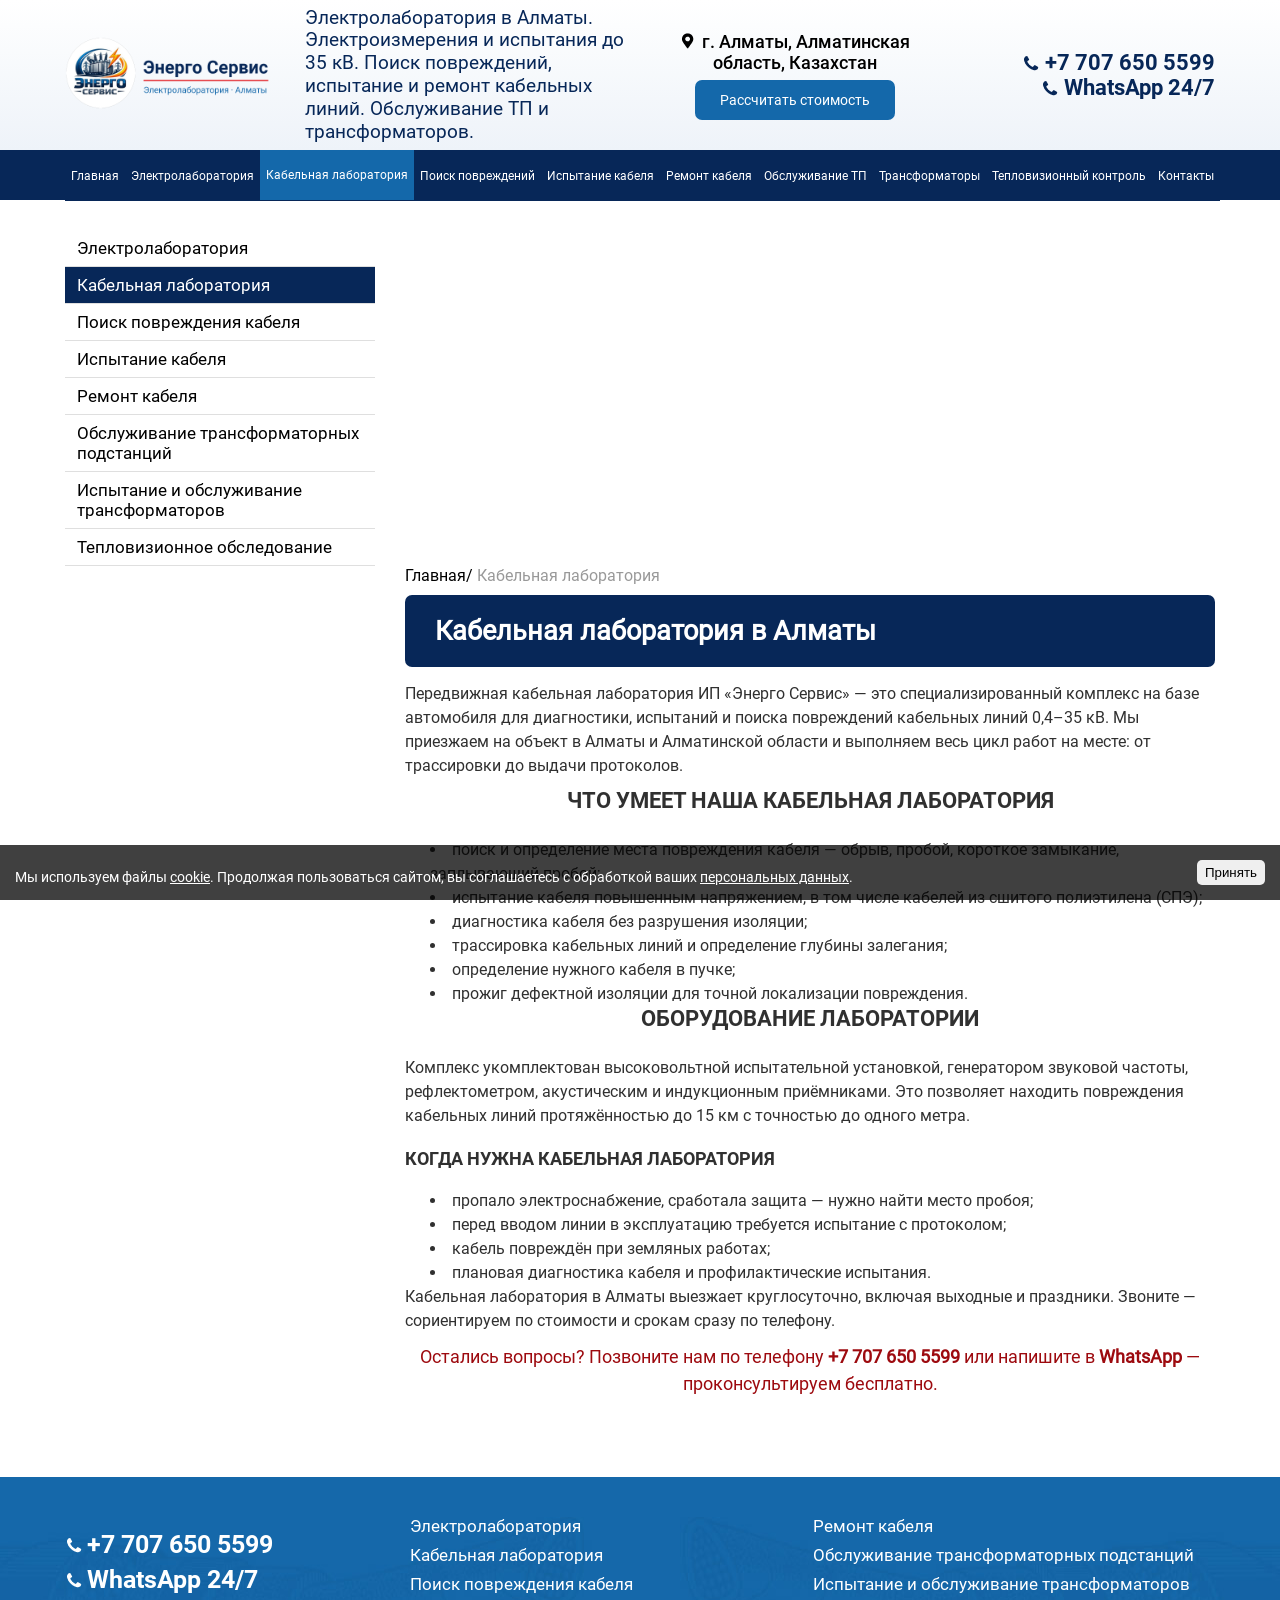
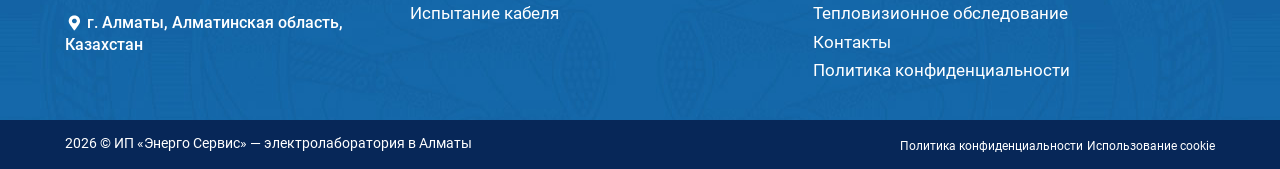
<file: kabelnaya-laboratoriya/index.html>
<!DOCTYPE html>
<html lang="ru-RU">
	<head>
		<title>Кабельная лаборатория в Алматы — диагностика и испытания кабеля | Энерго Сервис</title>
		<meta http-equiv="Content-Type" content="text/html; charset=UTF-8" />
<meta name="robots" content="index, follow" />
<meta name="keywords" content="кабельная лаборатория, кабельная лаборатория Алматы, кабельная лабаратория, передвижная кабельная лаборатория, выездная кабельная лаборатория Алматы, техническая лаборатория Алматы, электролаб, лаборатория электроизмерений, лаборатория электроизмерений Алматы, диагностика кабеля, диагностика кабеля Алматы, электролаборатория Алматы" />
<meta name="description" content="Передвижная кабельная лаборатория в Алматы: диагностика кабеля, испытания до 35 кВ, поиск повреждений с точностью до 1 м. Выезд на объект 24/7. ☎ +7 707 650 5599" />
<link rel="canonical" href="https://electrolabaratory.kz/kabelnaya-laboratoriya/" />
<meta property="og:type" content="website" />
<meta property="og:locale" content="ru_RU" />
<meta property="og:title" content="Кабельная лаборатория в Алматы — диагностика и испытания кабеля | Энерго Сервис" />
<meta property="og:description" content="Передвижная кабельная лаборатория в Алматы: диагностика кабеля, испытания до 35 кВ, поиск повреждений с точностью до 1 м. Выезд на объект 24/7. ☎ +7 707 650 5599" />
<meta property="og:url" content="https://electrolabaratory.kz/kabelnaya-laboratoriya/" />
<meta property="og:image" content="https://electrolabaratory.kz/assets/img/logo-round.png" />
<link href="../assets/css/inner.css?v=2" type="text/css" data-template-style="true" rel="stylesheet" />
		<link rel="icon" type="image/png" href="../assets/img/favicon.png">
		<link rel="apple-touch-icon" href="../assets/img/apple-touch-icon.png">
		<link rel="stylesheet" type="text/css" href="../assets/kabel/js/jquery.fancybox.min.css">
		<meta name="viewport" content="width=device-width, initial-scale=1">
		<script type="application/ld+json">
{
  "@context": "https://schema.org",
  "@type": "LocalBusiness",
  "name": "ИП «Энерго Сервис» — электролаборатория в Алматы",
  "alternateName": ["Электролаб", "Электро лаборатория", "Кабельная лаборатория Алматы", "Техническая лаборатория Алматы", "Электротехническая лаборатория"],
  "telephone": "+77076505599",
  "url": "https://electrolabaratory.kz/",
  "address": {"@type": "PostalAddress", "addressLocality": "Алматы", "addressRegion": "Алматинская область", "addressCountry": "KZ"},
  "areaServed": "Алматы и Алматинская область"
}
		</script>
	</head>
	<body>
		<div id="section1">
			<div class="wrapers">
				<div class="head">
					<div class="logo">
						<a href="../index.html"><img src="../assets/img/logo.png" alt="ИП «Энерго Сервис» — электролаборатория в Алматы" title="ИП «Энерго Сервис»" /></a>
						<span>Электролаборатория в Алматы. Электроизмерения и испытания до 35&nbsp;кВ. Поиск повреждений, испытание и ремонт кабельных линий. Обслуживание ТП и трансформаторов.</span>
					</div>
					<div class="adress">
						<div class="cont">
							<p><a href="../kontakty/index.html" class="maps">г. Алматы, Алматинская область, Казахстан</a></p>
							<p><a data-fancybox data-src="#modal" href="javascript:;" class="btn">Рассчитать стоимость</a></p>
						</div>
						<div class="phone">
							<a href="tel:+77076505599" class="tel">+7 707 650 5599</a><br />
							<a href="https://wa.me/77076505599" class="tel" rel="nofollow">WhatsApp 24/7</a><br />
						</div>
					</div>
				</div>
			</div>
		</div>
		<div id="section2">
			<div class="wrapers">
    <div id="menu-wrap">
		<ul class="menuss">
				<li>
					<a href="../index.html">Главная</a>
				</li>
				<li>
					<a href="../elektrolaboratoriya/index.html">Электролаборатория</a>
				</li>
				<li>
					<a href="../kabelnaya-laboratoriya/index.html" style="color:#ffffff;background:#1468aa;display: block;">Кабельная лаборатория</a>
				</li>
				<li>
					<a href="../poisk-povrezhdeniya-kabelya/index.html">Поиск повреждений</a>
				</li>
				<li>
					<a href="../ispytanie-kabelya/index.html">Испытание кабеля</a>
				</li>
				<li>
					<a href="../remont-kabelya/index.html">Ремонт кабеля</a>
				</li>
				<li>
					<a href="../obsluzhivanie-tp/index.html">Обслуживание ТП</a>
				</li>
				<li>
					<a href="../transformatory/index.html">Трансформаторы</a>
				</li>
				<li>
					<a href="../teplovizionnoe-obsledovanie/index.html">Тепловизионный контроль</a>
				</li>
				<li>
					<a href="../kontakty/index.html">Контакты</a>
				</li>
        </ul>
	</div>
			</div>
		</div>
		<div id="section7">
			<div class="wrapers">

				<div class="home_left">
					<div class="left_menu">
	<ul>
				<li class="left_item"><a href="../elektrolaboratoriya/index.html">Электролаборатория</a></li>
				<li class="left_item_selected"><a href="index.html">Кабельная лаборатория</a></li>
				<li class="left_item"><a href="../poisk-povrezhdeniya-kabelya/index.html">Поиск повреждения кабеля</a></li>
				<li class="left_item"><a href="../ispytanie-kabelya/index.html">Испытание кабеля</a></li>
				<li class="left_item"><a href="../remont-kabelya/index.html">Ремонт кабеля</a></li>
				<li class="left_item"><a href="../obsluzhivanie-tp/index.html">Обслуживание трансформаторных подстанций</a></li>
				<li class="left_item"><a href="../transformatory/index.html">Испытание и обслуживание трансформаторов</a></li>
				<li class="left_item"><a href="../teplovizionnoe-obsledovanie/index.html">Тепловизионное обследование</a></li>
	</ul>
					</div>
				</div>
				<div class="left_content">
											<div class="breadcrumb">
			<div class="bx-breadcrumb-item">
				<a href="../index.html" title="Главная"><span>Главная</span></a>
			</div>
			<div class="bx-breadcrumb-item">
				 /
				<span>Кабельная лаборатория</span>
			</div><div style="clear:both"></div>							</div>

	<h1>Кабельная лаборатория в Алматы</h1>
	<p>Передвижная кабельная лаборатория ИП «Энерго Сервис» — это специализированный комплекс на базе автомобиля для диагностики, испытаний и поиска повреждений кабельных линий 0,4–35&nbsp;кВ. Мы приезжаем на объект в Алматы и Алматинской области и выполняем весь цикл работ на месте: от трассировки до выдачи протоколов.</p>
	<h2>Что умеет наша кабельная лаборатория</h2>
	<ul>
		<li><a href="../poisk-povrezhdeniya-kabelya/index.html">поиск и определение места повреждения кабеля</a> — обрыв, пробой, короткое замыкание, заплывающий пробой;</li>
		<li><a href="../ispytanie-kabelya/index.html">испытание кабеля</a> повышенным напряжением, в том числе кабелей из сшитого полиэтилена (СПЭ);</li>
		<li>диагностика кабеля без разрушения изоляции;</li>
		<li>трассировка кабельных линий и определение глубины залегания;</li>
		<li>определение нужного кабеля в пучке;</li>
		<li>прожиг дефектной изоляции для точной локализации повреждения.</li>
	</ul>
	<h2>Оборудование лаборатории</h2>
	<p>Комплекс укомплектован высоковольтной испытательной установкой, генератором звуковой частоты, рефлектометром, акустическим и индукционным приёмниками. Это позволяет находить повреждения кабельных линий протяжённостью до 15&nbsp;км с точностью до одного метра.</p>
	<h3>Когда нужна кабельная лаборатория</h3>
	<ul>
		<li>пропало электроснабжение, сработала защита — нужно найти место пробоя;</li>
		<li>перед вводом линии в эксплуатацию требуется испытание с протоколом;</li>
		<li>кабель повреждён при земляных работах;</li>
		<li>плановая диагностика кабеля и профилактические испытания.</li>
	</ul>
	<p>Кабельная лаборатория в Алматы выезжает круглосуточно, включая выходные и праздники. Звоните — сориентируем по стоимости и срокам сразу по телефону.</p>

<center><p style="color: #9d0a0f; font-size:18px;">Остались вопросы? Позвоните нам по телефону <b><a href="tel:+77076505599">+7 707 650 5599</a></b> или напишите в <b><a href="https://wa.me/77076505599" rel="nofollow">WhatsApp</a></b> — проконсультируем бесплатно.</p></center>
				</div>
			</div>
		</div>
				<div id="section10">
			<div class="wrapers">
				<div class="foot_logo">
					<div class="foot_phone">
						<a href="tel:+77076505599" class="tel_foot">+7 707 650 5599</a><br />
						<a href="https://wa.me/77076505599" class="tel_foot" rel="nofollow">WhatsApp 24/7</a>
					</div>
					<div class="foot_adress">
						<p><a href="../kontakty/index.html" class="maps_foot">г. Алматы, Алматинская область, Казахстан</a></p>
					</div>
				</div>
				<div class="foot_menu">
<ul>
			<li><a href="../elektrolaboratoriya/index.html">Электролаборатория</a></li>
			<li><a href="../kabelnaya-laboratoriya/index.html" class="selected">Кабельная лаборатория</a></li>
			<li><a href="../poisk-povrezhdeniya-kabelya/index.html">Поиск повреждения кабеля</a></li>
			<li><a href="../ispytanie-kabelya/index.html">Испытание кабеля</a></li>
</ul>
				</div>
				<div class="foot_menu">
<ul>
			<li><a href="../remont-kabelya/index.html">Ремонт кабеля</a></li>
			<li><a href="../obsluzhivanie-tp/index.html">Обслуживание трансформаторных подстанций</a></li>
			<li><a href="../transformatory/index.html">Испытание и обслуживание трансформаторов</a></li>
			<li><a href="../teplovizionnoe-obsledovanie/index.html">Тепловизионное обследование</a></li>
			<li><a href="../kontakty/index.html">Контакты</a></li>
			<li><a href="../politika.html">Политика конфиденциальности</a></li>
</ul>
				</div>
			</div>
		</div>
		<div id="section11">
			<div class="wrapers">
				<div class="copy">2026 © ИП «Энерго Сервис» — электролаборатория в Алматы</div>
				<div class="polit"><a href="../politika.html">Политика конфиденциальности</a> <a href="../cookies.html">Использование cookie</a></div>
			</div>
		</div>
		<script src="https://code.jquery.com/jquery-3.6.4.min.js"></script>
		<script src="../assets/kabel/js/jquery.fancybox.min.js"></script>
		<script type="text/javascript">
		$(function(){
			$('#menu-wrap').prepend("<div id='menu-icon'>Меню</div>");
			$("#menu-icon").on("click", function(){ $(".menuss").slideToggle(); });
		});
		</script>

		<div style="display: none;" id="modal">
			<div class="mfeedback2">
	<form class="wa-form" action="#" method="POST">
		<div class="title2">Обратный звонок</div>
		<div class="form_body2">
			<input class="form_control2" type="text" placeholder="Ваше имя" name="user_name" value="">
			<input class="form_control2" type="text" placeholder="Ваш телефон" name="user_phone" value="">
			<input type="submit" name="callback" class="form_control2 btn_deflt" value="Отправить">
		</div>
	</form>
</div>			<p class="btn_polit">Нажимая на кнопку, вы даете согласие на обработку ваших <a href="../politika.html" target="_blank">персональных данных</a>.</p>
		</div>

		<script type="text/javascript">
		// Отправка форм в WhatsApp — сайт статический, заявка уходит сообщением
		$(function(){
			$("form.wa-form").on("submit", function(e){
				e.preventDefault();
				var f = $(this);
				var msg = "Заявка с сайта электролаборатории:";
				f.find("input[type=text], textarea").each(function(){
					if ($(this).val()) { msg += "\n" + ($(this).attr("placeholder") || "") + ": " + $(this).val(); }
				});
				window.open("https://wa.me/77076505599?text=" + encodeURIComponent(msg), "_blank");
			});
		});
		</script>

<div id="cookie_notification">
	<p>Мы используем файлы <a href="../cookies.html" target="_blank">cookie</a>. Продолжая пользоваться сайтом, вы соглашаетесь с обработкой ваших <a href="../politika.html" target="_blank">персональных данных</a>.</p>
<button class="btn btn-light cookie_accept">Принять</button>
</div>
<script type="text/javascript">
	function checkCookies(){
	let cookieDate = localStorage.getItem('cookieDate');
	let cookieNotification = document.getElementById('cookie_notification');
	let cookieBtn = cookieNotification.querySelector('.cookie_accept');
	if( !cookieDate || (+cookieDate + 31536000000) < Date.now() ){
	cookieNotification.classList.add('show');
	}
	cookieBtn.addEventListener('click', function(){
	localStorage.setItem( 'cookieDate', Date.now() );
	cookieNotification.classList.remove('show');
	})
	}
	checkCookies();
</script>

<style>
#cookie_notification{
	display: none;
	justify-content: space-between;
	align-items: flex-end;
	position: fixed;
	bottom: 0;
	left: 0;
	width: 100%;
	padding: 15px;
	background:rgba(0, 0, 0, 0.75);
	z-index: 1000;
	color: white;
}
#cookie_notification p{
	margin: 0;
	font-size: 0.85rem;
	text-align: left;
	color: #fff;
}
#cookie_notification p a{
	text-decoration:underline;
	color: #fff;
}
.cookie_accept {
    padding: 5px 8px;
    border-radius: 5px;
    border: none;
    cursor: pointer;
}
@media (min-width: 576px){
	#cookie_notification.show{
		display: flex;
	}
}
@media (max-width: 575px){
	#cookie_notification.show{
		display: block;
		text-align: left;
	}
}
</style>

	</body>
</html>
</file>
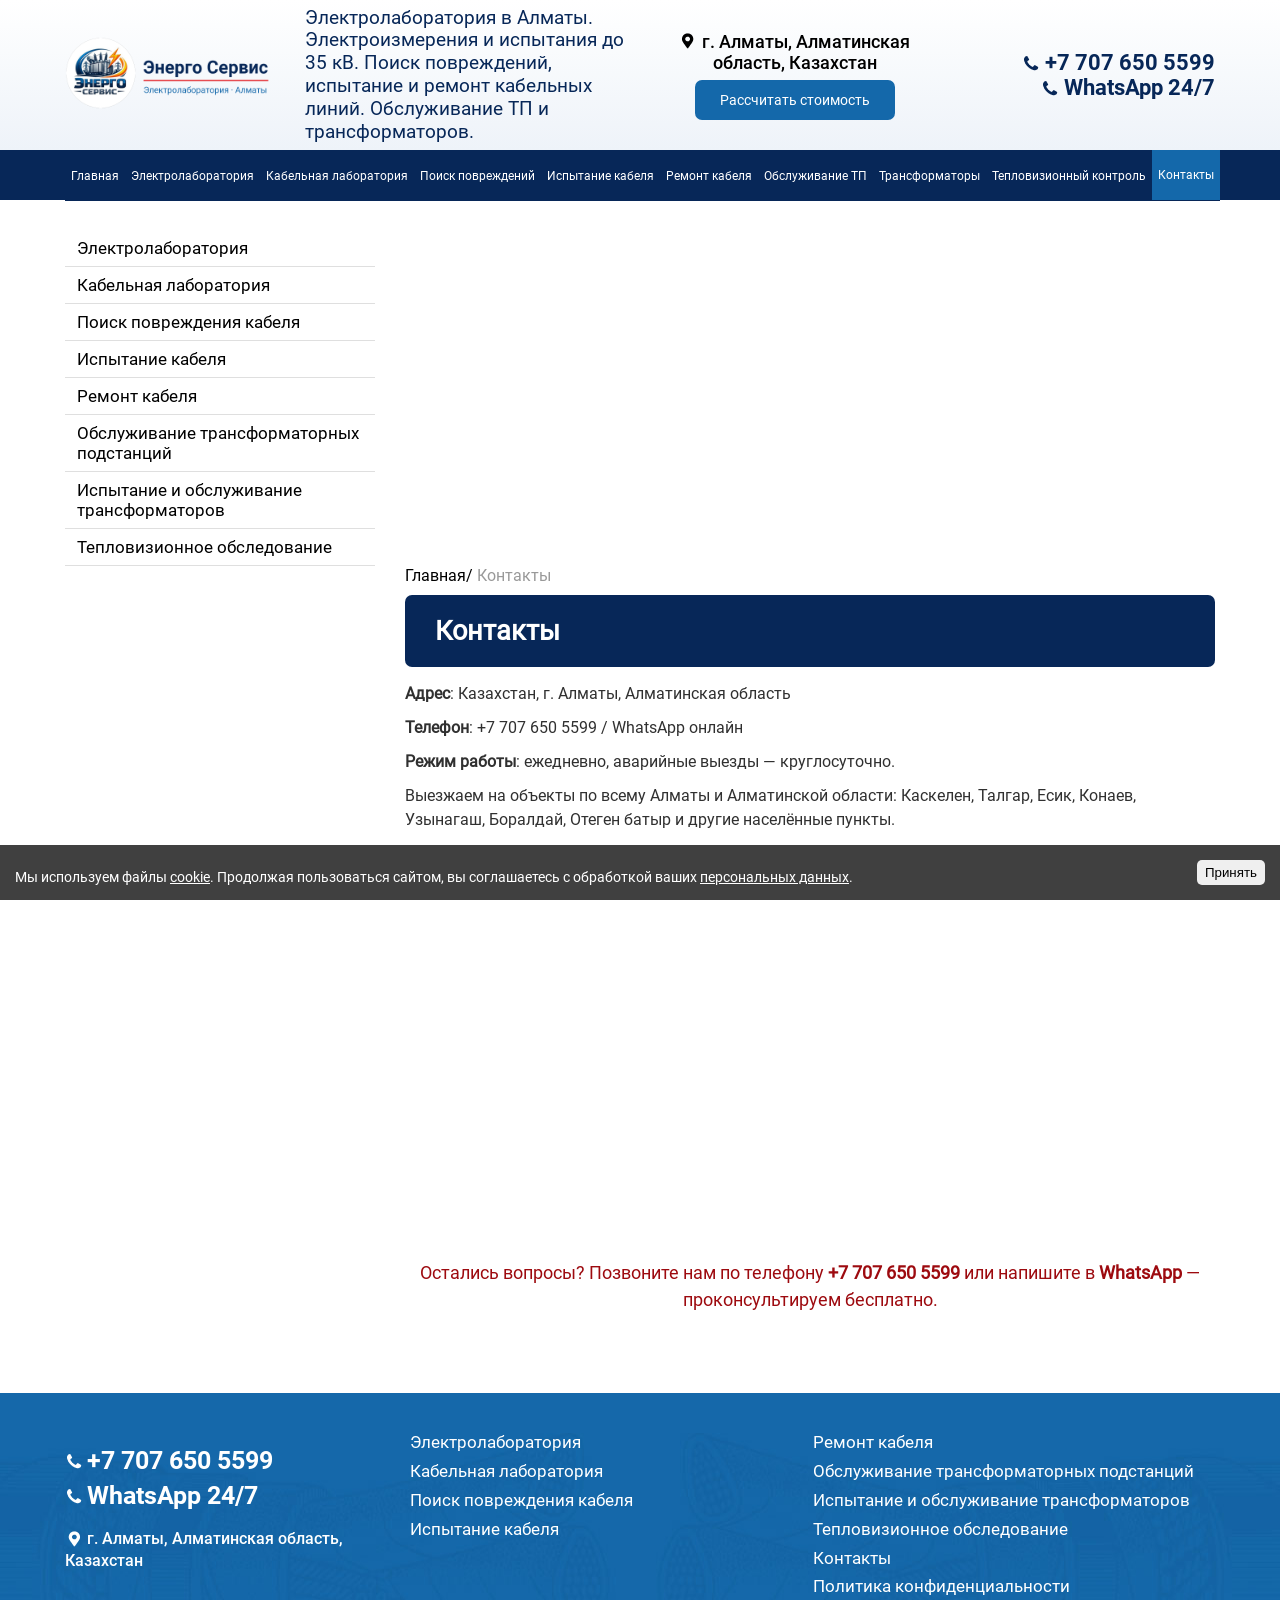
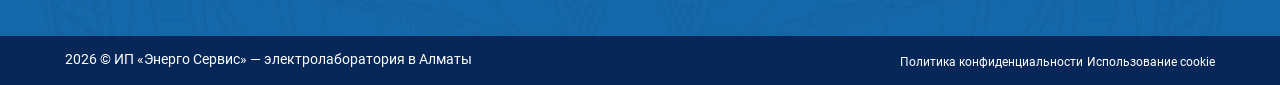
<file: kontakty/index.html>
<!DOCTYPE html>
<html lang="ru-RU">
	<head>
		<title>Контакты — электролаборатория в Алматы | ИП Энерго Сервис</title>
		<meta http-equiv="Content-Type" content="text/html; charset=UTF-8" />
<meta name="robots" content="index, follow" />
<meta name="keywords" content="электролаборатория Алматы контакты, услуги электролаборатории Алматы, кабельная лаборатория Алматы телефон" />
<meta name="description" content="Контакты электролаборатории ИП «Энерго Сервис» в Алматы: телефон +7 707 650 5599, WhatsApp, e-mail. Выезд по Алматы и Алматинской области 24/7." />
<link rel="canonical" href="https://electrolabaratory.kz/kontakty/" />
<meta property="og:type" content="website" />
<meta property="og:locale" content="ru_RU" />
<meta property="og:title" content="Контакты — электролаборатория в Алматы | ИП Энерго Сервис" />
<meta property="og:description" content="Контакты электролаборатории ИП «Энерго Сервис» в Алматы: телефон +7 707 650 5599, WhatsApp, e-mail. Выезд по Алматы и Алматинской области 24/7." />
<meta property="og:url" content="https://electrolabaratory.kz/kontakty/" />
<meta property="og:image" content="https://electrolabaratory.kz/assets/img/logo-round.png" />
<link href="../assets/css/inner.css?v=2" type="text/css" data-template-style="true" rel="stylesheet" />
		<link rel="icon" type="image/png" href="../assets/img/favicon.png">
		<link rel="apple-touch-icon" href="../assets/img/apple-touch-icon.png">
		<link rel="stylesheet" type="text/css" href="../assets/kabel/js/jquery.fancybox.min.css">
		<meta name="viewport" content="width=device-width, initial-scale=1">
		<script type="application/ld+json">
{
  "@context": "https://schema.org",
  "@type": "LocalBusiness",
  "name": "ИП «Энерго Сервис» — электролаборатория в Алматы",
  "alternateName": ["Электролаб", "Электро лаборатория", "Кабельная лаборатория Алматы", "Техническая лаборатория Алматы", "Электротехническая лаборатория"],
  "telephone": "+77076505599",
  "url": "https://electrolabaratory.kz/",
  "address": {"@type": "PostalAddress", "addressLocality": "Алматы", "addressRegion": "Алматинская область", "addressCountry": "KZ"},
  "areaServed": "Алматы и Алматинская область"
}
		</script>
	</head>
	<body>
		<div id="section1">
			<div class="wrapers">
				<div class="head">
					<div class="logo">
						<a href="../index.html"><img src="../assets/img/logo.png" alt="ИП «Энерго Сервис» — электролаборатория в Алматы" title="ИП «Энерго Сервис»" /></a>
						<span>Электролаборатория в Алматы. Электроизмерения и испытания до 35&nbsp;кВ. Поиск повреждений, испытание и ремонт кабельных линий. Обслуживание ТП и трансформаторов.</span>
					</div>
					<div class="adress">
						<div class="cont">
							<p><a href="../kontakty/index.html" class="maps">г. Алматы, Алматинская область, Казахстан</a></p>
							<p><a data-fancybox data-src="#modal" href="javascript:;" class="btn">Рассчитать стоимость</a></p>
						</div>
						<div class="phone">
							<a href="tel:+77076505599" class="tel">+7 707 650 5599</a><br />
							<a href="https://wa.me/77076505599" class="tel" rel="nofollow">WhatsApp 24/7</a><br />
						</div>
					</div>
				</div>
			</div>
		</div>
		<div id="section2">
			<div class="wrapers">
    <div id="menu-wrap">
		<ul class="menuss">
				<li>
					<a href="../index.html">Главная</a>
				</li>
				<li>
					<a href="../elektrolaboratoriya/index.html">Электролаборатория</a>
				</li>
				<li>
					<a href="../kabelnaya-laboratoriya/index.html">Кабельная лаборатория</a>
				</li>
				<li>
					<a href="../poisk-povrezhdeniya-kabelya/index.html">Поиск повреждений</a>
				</li>
				<li>
					<a href="../ispytanie-kabelya/index.html">Испытание кабеля</a>
				</li>
				<li>
					<a href="../remont-kabelya/index.html">Ремонт кабеля</a>
				</li>
				<li>
					<a href="../obsluzhivanie-tp/index.html">Обслуживание ТП</a>
				</li>
				<li>
					<a href="../transformatory/index.html">Трансформаторы</a>
				</li>
				<li>
					<a href="../teplovizionnoe-obsledovanie/index.html">Тепловизионный контроль</a>
				</li>
				<li>
					<a href="../kontakty/index.html" style="color:#ffffff;background:#1468aa;display: block;">Контакты</a>
				</li>
        </ul>
	</div>
			</div>
		</div>
		<div id="section7">
			<div class="wrapers">

				<div class="home_left">
					<div class="left_menu">
	<ul>
				<li class="left_item"><a href="../elektrolaboratoriya/index.html">Электролаборатория</a></li>
				<li class="left_item"><a href="../kabelnaya-laboratoriya/index.html">Кабельная лаборатория</a></li>
				<li class="left_item"><a href="../poisk-povrezhdeniya-kabelya/index.html">Поиск повреждения кабеля</a></li>
				<li class="left_item"><a href="../ispytanie-kabelya/index.html">Испытание кабеля</a></li>
				<li class="left_item"><a href="../remont-kabelya/index.html">Ремонт кабеля</a></li>
				<li class="left_item"><a href="../obsluzhivanie-tp/index.html">Обслуживание трансформаторных подстанций</a></li>
				<li class="left_item"><a href="../transformatory/index.html">Испытание и обслуживание трансформаторов</a></li>
				<li class="left_item"><a href="../teplovizionnoe-obsledovanie/index.html">Тепловизионное обследование</a></li>
	</ul>
					</div>
				</div>
				<div class="left_content">
											<div class="breadcrumb">
			<div class="bx-breadcrumb-item">
				<a href="../index.html" title="Главная"><span>Главная</span></a>
			</div>
			<div class="bx-breadcrumb-item">
				 /
				<span>Контакты</span>
			</div><div style="clear:both"></div>							</div>

	<h1>Контакты</h1>
	<div itemscope itemtype="http://schema.org/Organization">
	<span style="display:none;" itemprop="name">ИП Энерго Сервис — электролаборатория в Алматы</span>
	<div itemprop="address" itemscope itemtype="http://schema.org/PostalAddress">
		<p><b>Адрес</b>: Казахстан, <span itemprop="addressLocality">г. Алматы</span>, <span itemprop="addressRegion">Алматинская область</span></p>
	</div>
	<p><b>Телефон</b>: <a href="tel:+77076505599"><span itemprop="telephone">+7 707 650 5599</span></a> / <a href="https://wa.me/77076505599" rel="nofollow">WhatsApp онлайн</a></p>
	<p><b>Режим работы</b>: ежедневно, аварийные выезды — круглосуточно.</p>
	</div>
	<p>Выезжаем на объекты по всему Алматы и Алматинской области: Каскелен, Талгар, Есик, Конаев, Узынагаш, Боралдай, Отеген батыр и другие населённые пункты.</p>
	<p><iframe src="https://yandex.ru/map-widget/v1/?ll=76.928600%2C43.256700&amp;z=11" width="100%" height="400" frameborder="0" style="border:0;" title="Электролаборатория в Алматы на карте"></iframe></p>

<center><p style="color: #9d0a0f; font-size:18px;">Остались вопросы? Позвоните нам по телефону <b><a href="tel:+77076505599">+7 707 650 5599</a></b> или напишите в <b><a href="https://wa.me/77076505599" rel="nofollow">WhatsApp</a></b> — проконсультируем бесплатно.</p></center>
				</div>
			</div>
		</div>
				<div id="section10">
			<div class="wrapers">
				<div class="foot_logo">
					<div class="foot_phone">
						<a href="tel:+77076505599" class="tel_foot">+7 707 650 5599</a><br />
						<a href="https://wa.me/77076505599" class="tel_foot" rel="nofollow">WhatsApp 24/7</a>
					</div>
					<div class="foot_adress">
						<p><a href="../kontakty/index.html" class="maps_foot">г. Алматы, Алматинская область, Казахстан</a></p>
					</div>
				</div>
				<div class="foot_menu">
<ul>
			<li><a href="../elektrolaboratoriya/index.html">Электролаборатория</a></li>
			<li><a href="../kabelnaya-laboratoriya/index.html">Кабельная лаборатория</a></li>
			<li><a href="../poisk-povrezhdeniya-kabelya/index.html">Поиск повреждения кабеля</a></li>
			<li><a href="../ispytanie-kabelya/index.html">Испытание кабеля</a></li>
</ul>
				</div>
				<div class="foot_menu">
<ul>
			<li><a href="../remont-kabelya/index.html">Ремонт кабеля</a></li>
			<li><a href="../obsluzhivanie-tp/index.html">Обслуживание трансформаторных подстанций</a></li>
			<li><a href="../transformatory/index.html">Испытание и обслуживание трансформаторов</a></li>
			<li><a href="../teplovizionnoe-obsledovanie/index.html">Тепловизионное обследование</a></li>
			<li><a href="../kontakty/index.html">Контакты</a></li>
			<li><a href="../politika.html">Политика конфиденциальности</a></li>
</ul>
				</div>
			</div>
		</div>
		<div id="section11">
			<div class="wrapers">
				<div class="copy">2026 © ИП «Энерго Сервис» — электролаборатория в Алматы</div>
				<div class="polit"><a href="../politika.html">Политика конфиденциальности</a> <a href="../cookies.html">Использование cookie</a></div>
			</div>
		</div>
		<script src="https://code.jquery.com/jquery-3.6.4.min.js"></script>
		<script src="../assets/kabel/js/jquery.fancybox.min.js"></script>
		<script type="text/javascript">
		$(function(){
			$('#menu-wrap').prepend("<div id='menu-icon'>Меню</div>");
			$("#menu-icon").on("click", function(){ $(".menuss").slideToggle(); });
		});
		</script>

		<div style="display: none;" id="modal">
			<div class="mfeedback2">
	<form class="wa-form" action="#" method="POST">
		<div class="title2">Обратный звонок</div>
		<div class="form_body2">
			<input class="form_control2" type="text" placeholder="Ваше имя" name="user_name" value="">
			<input class="form_control2" type="text" placeholder="Ваш телефон" name="user_phone" value="">
			<input type="submit" name="callback" class="form_control2 btn_deflt" value="Отправить">
		</div>
	</form>
</div>			<p class="btn_polit">Нажимая на кнопку, вы даете согласие на обработку ваших <a href="../politika.html" target="_blank">персональных данных</a>.</p>
		</div>

		<script type="text/javascript">
		// Отправка форм в WhatsApp — сайт статический, заявка уходит сообщением
		$(function(){
			$("form.wa-form").on("submit", function(e){
				e.preventDefault();
				var f = $(this);
				var msg = "Заявка с сайта электролаборатории:";
				f.find("input[type=text], textarea").each(function(){
					if ($(this).val()) { msg += "\n" + ($(this).attr("placeholder") || "") + ": " + $(this).val(); }
				});
				window.open("https://wa.me/77076505599?text=" + encodeURIComponent(msg), "_blank");
			});
		});
		</script>

<div id="cookie_notification">
	<p>Мы используем файлы <a href="../cookies.html" target="_blank">cookie</a>. Продолжая пользоваться сайтом, вы соглашаетесь с обработкой ваших <a href="../politika.html" target="_blank">персональных данных</a>.</p>
<button class="btn btn-light cookie_accept">Принять</button>
</div>
<script type="text/javascript">
	function checkCookies(){
	let cookieDate = localStorage.getItem('cookieDate');
	let cookieNotification = document.getElementById('cookie_notification');
	let cookieBtn = cookieNotification.querySelector('.cookie_accept');
	if( !cookieDate || (+cookieDate + 31536000000) < Date.now() ){
	cookieNotification.classList.add('show');
	}
	cookieBtn.addEventListener('click', function(){
	localStorage.setItem( 'cookieDate', Date.now() );
	cookieNotification.classList.remove('show');
	})
	}
	checkCookies();
</script>

<style>
#cookie_notification{
	display: none;
	justify-content: space-between;
	align-items: flex-end;
	position: fixed;
	bottom: 0;
	left: 0;
	width: 100%;
	padding: 15px;
	background:rgba(0, 0, 0, 0.75);
	z-index: 1000;
	color: white;
}
#cookie_notification p{
	margin: 0;
	font-size: 0.85rem;
	text-align: left;
	color: #fff;
}
#cookie_notification p a{
	text-decoration:underline;
	color: #fff;
}
.cookie_accept {
    padding: 5px 8px;
    border-radius: 5px;
    border: none;
    cursor: pointer;
}
@media (min-width: 576px){
	#cookie_notification.show{
		display: flex;
	}
}
@media (max-width: 575px){
	#cookie_notification.show{
		display: block;
		text-align: left;
	}
}
</style>

	</body>
</html>
</file>
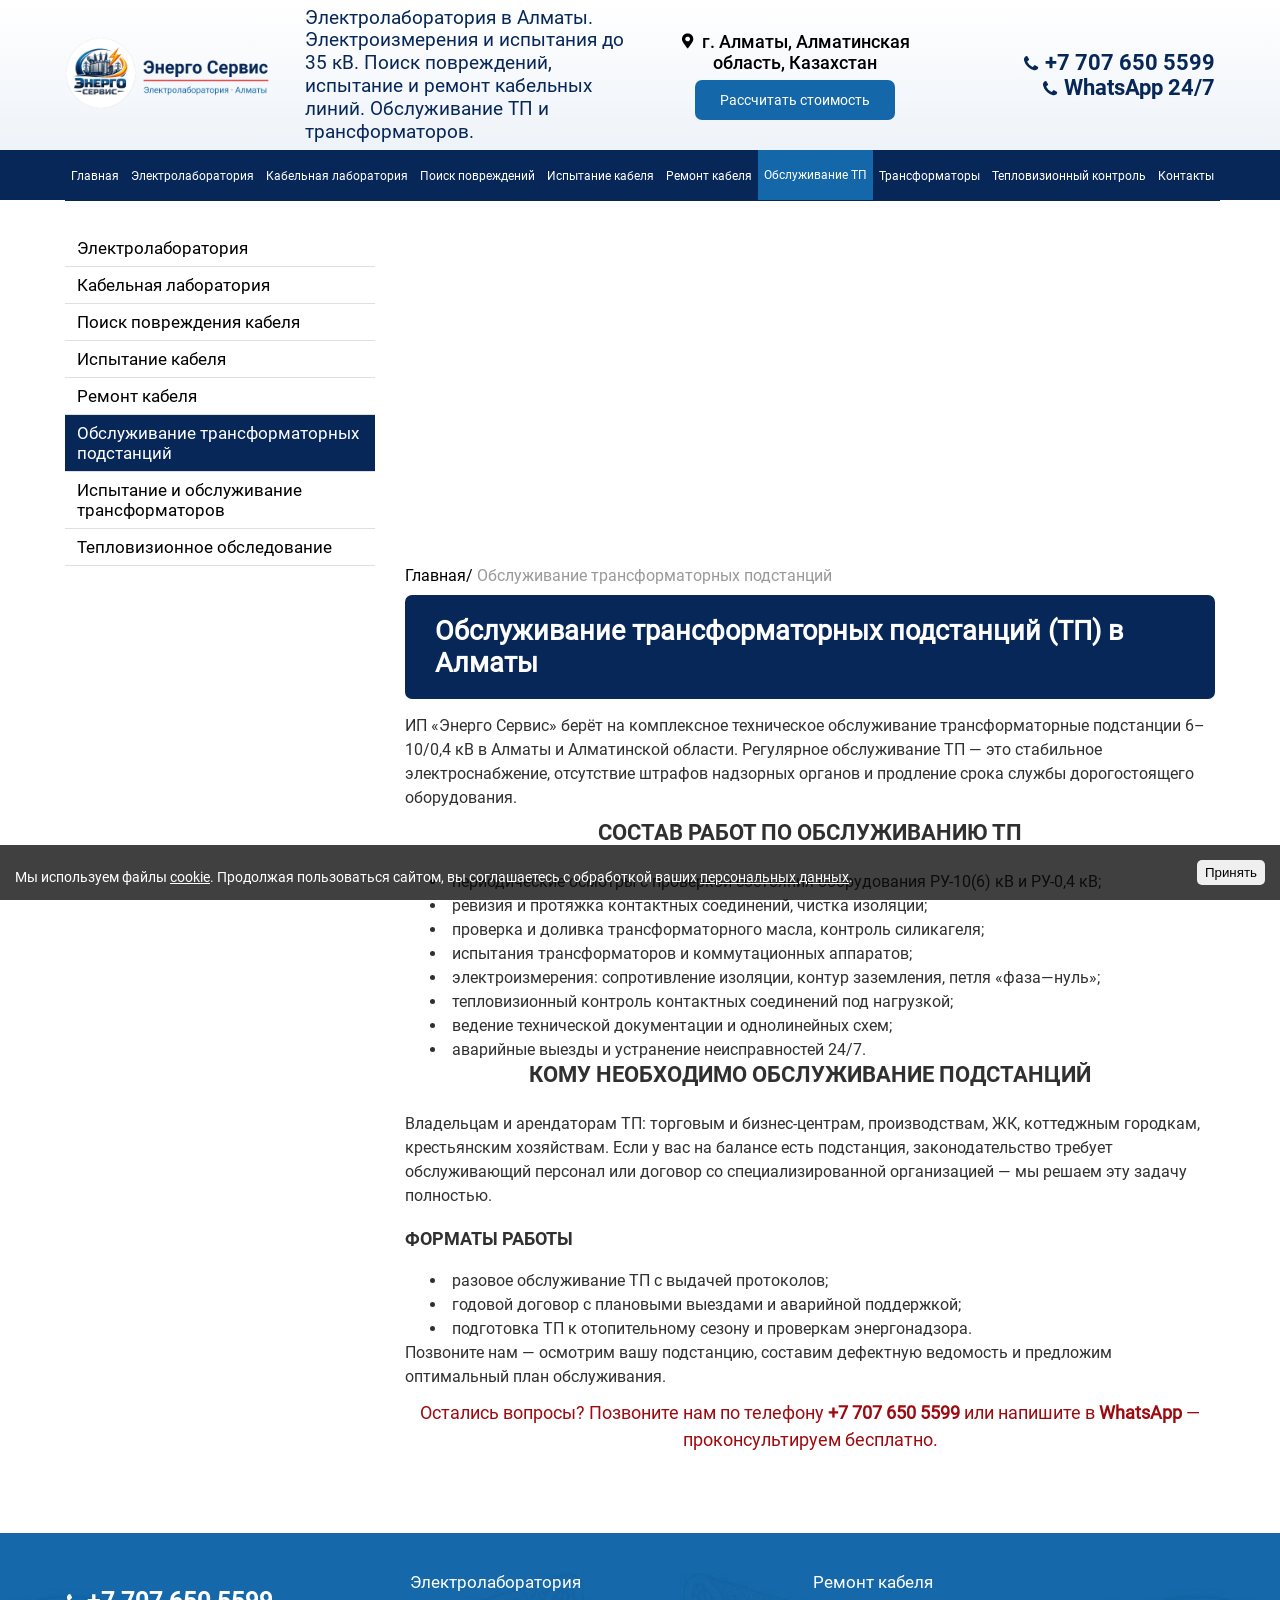
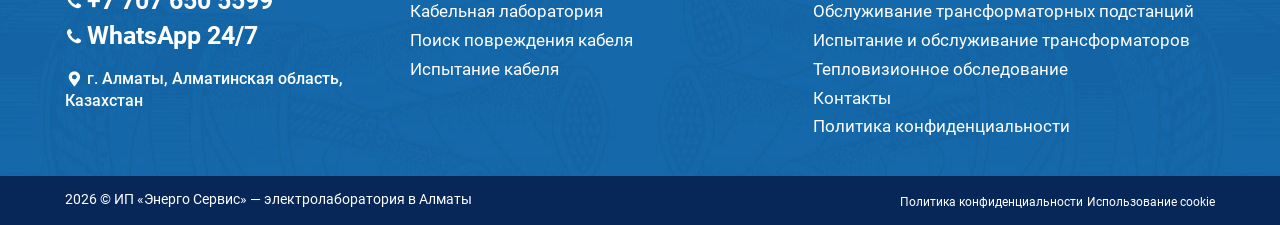
<file: obsluzhivanie-tp/index.html>
<!DOCTYPE html>
<html lang="ru-RU">
	<head>
		<title>Обслуживание ТП в Алматы — техническое обслуживание трансформаторных подстанций</title>
		<meta http-equiv="Content-Type" content="text/html; charset=UTF-8" />
<meta name="robots" content="index, follow" />
<meta name="keywords" content="обслуживание ТП, обслуживание ТП Алматы, обслуживание трансформаторных подстанций, техническое обслуживание подстанций Алматы, обслуживание электроустановок Алматы" />
<meta name="description" content="Комплексное обслуживание трансформаторных подстанций 6-10/0,4 кВ в Алматы: осмотры, ревизия, испытания, электроизмерения, аварийные выезды 24/7. ☎ +7 707 650 5599" />
<link rel="canonical" href="https://electrolabaratory.kz/obsluzhivanie-tp/" />
<meta property="og:type" content="website" />
<meta property="og:locale" content="ru_RU" />
<meta property="og:title" content="Обслуживание ТП в Алматы — техническое обслуживание трансформаторных подстанций" />
<meta property="og:description" content="Комплексное обслуживание трансформаторных подстанций 6-10/0,4 кВ в Алматы: осмотры, ревизия, испытания, электроизмерения, аварийные выезды 24/7. ☎ +7 707 650 5599" />
<meta property="og:url" content="https://electrolabaratory.kz/obsluzhivanie-tp/" />
<meta property="og:image" content="https://electrolabaratory.kz/assets/img/logo-round.png" />
<link href="../assets/css/inner.css?v=2" type="text/css" data-template-style="true" rel="stylesheet" />
		<link rel="icon" type="image/png" href="../assets/img/favicon.png">
		<link rel="apple-touch-icon" href="../assets/img/apple-touch-icon.png">
		<link rel="stylesheet" type="text/css" href="../assets/kabel/js/jquery.fancybox.min.css">
		<meta name="viewport" content="width=device-width, initial-scale=1">
		<script type="application/ld+json">
{
  "@context": "https://schema.org",
  "@type": "LocalBusiness",
  "name": "ИП «Энерго Сервис» — электролаборатория в Алматы",
  "alternateName": ["Электролаб", "Электро лаборатория", "Кабельная лаборатория Алматы", "Техническая лаборатория Алматы", "Электротехническая лаборатория"],
  "telephone": "+77076505599",
  "url": "https://electrolabaratory.kz/",
  "address": {"@type": "PostalAddress", "addressLocality": "Алматы", "addressRegion": "Алматинская область", "addressCountry": "KZ"},
  "areaServed": "Алматы и Алматинская область"
}
		</script>
	</head>
	<body>
		<div id="section1">
			<div class="wrapers">
				<div class="head">
					<div class="logo">
						<a href="../index.html"><img src="../assets/img/logo.png" alt="ИП «Энерго Сервис» — электролаборатория в Алматы" title="ИП «Энерго Сервис»" /></a>
						<span>Электролаборатория в Алматы. Электроизмерения и испытания до 35&nbsp;кВ. Поиск повреждений, испытание и ремонт кабельных линий. Обслуживание ТП и трансформаторов.</span>
					</div>
					<div class="adress">
						<div class="cont">
							<p><a href="../kontakty/index.html" class="maps">г. Алматы, Алматинская область, Казахстан</a></p>
							<p><a data-fancybox data-src="#modal" href="javascript:;" class="btn">Рассчитать стоимость</a></p>
						</div>
						<div class="phone">
							<a href="tel:+77076505599" class="tel">+7 707 650 5599</a><br />
							<a href="https://wa.me/77076505599" class="tel" rel="nofollow">WhatsApp 24/7</a><br />
						</div>
					</div>
				</div>
			</div>
		</div>
		<div id="section2">
			<div class="wrapers">
    <div id="menu-wrap">
		<ul class="menuss">
				<li>
					<a href="../index.html">Главная</a>
				</li>
				<li>
					<a href="../elektrolaboratoriya/index.html">Электролаборатория</a>
				</li>
				<li>
					<a href="../kabelnaya-laboratoriya/index.html">Кабельная лаборатория</a>
				</li>
				<li>
					<a href="../poisk-povrezhdeniya-kabelya/index.html">Поиск повреждений</a>
				</li>
				<li>
					<a href="../ispytanie-kabelya/index.html">Испытание кабеля</a>
				</li>
				<li>
					<a href="../remont-kabelya/index.html">Ремонт кабеля</a>
				</li>
				<li>
					<a href="../obsluzhivanie-tp/index.html" style="color:#ffffff;background:#1468aa;display: block;">Обслуживание ТП</a>
				</li>
				<li>
					<a href="../transformatory/index.html">Трансформаторы</a>
				</li>
				<li>
					<a href="../teplovizionnoe-obsledovanie/index.html">Тепловизионный контроль</a>
				</li>
				<li>
					<a href="../kontakty/index.html">Контакты</a>
				</li>
        </ul>
	</div>
			</div>
		</div>
		<div id="section7">
			<div class="wrapers">

				<div class="home_left">
					<div class="left_menu">
	<ul>
				<li class="left_item"><a href="../elektrolaboratoriya/index.html">Электролаборатория</a></li>
				<li class="left_item"><a href="../kabelnaya-laboratoriya/index.html">Кабельная лаборатория</a></li>
				<li class="left_item"><a href="../poisk-povrezhdeniya-kabelya/index.html">Поиск повреждения кабеля</a></li>
				<li class="left_item"><a href="../ispytanie-kabelya/index.html">Испытание кабеля</a></li>
				<li class="left_item"><a href="../remont-kabelya/index.html">Ремонт кабеля</a></li>
				<li class="left_item_selected"><a href="index.html">Обслуживание трансформаторных подстанций</a></li>
				<li class="left_item"><a href="../transformatory/index.html">Испытание и обслуживание трансформаторов</a></li>
				<li class="left_item"><a href="../teplovizionnoe-obsledovanie/index.html">Тепловизионное обследование</a></li>
	</ul>
					</div>
				</div>
				<div class="left_content">
											<div class="breadcrumb">
			<div class="bx-breadcrumb-item">
				<a href="../index.html" title="Главная"><span>Главная</span></a>
			</div>
			<div class="bx-breadcrumb-item">
				 /
				<span>Обслуживание трансформаторных подстанций</span>
			</div><div style="clear:both"></div>							</div>

	<h1>Обслуживание трансформаторных подстанций (ТП) в Алматы</h1>
	<p>ИП «Энерго Сервис» берёт на комплексное техническое обслуживание трансформаторные подстанции 6–10/0,4&nbsp;кВ в Алматы и Алматинской области. Регулярное обслуживание ТП — это стабильное электроснабжение, отсутствие штрафов надзорных органов и продление срока службы дорогостоящего оборудования.</p>
	<h2>Состав работ по обслуживанию ТП</h2>
	<ul>
		<li>периодические осмотры с проверкой состояния оборудования РУ-10(6) кВ и РУ-0,4 кВ;</li>
		<li>ревизия и протяжка контактных соединений, чистка изоляции;</li>
		<li>проверка и доливка трансформаторного масла, контроль силикагеля;</li>
		<li><a href="../transformatory/index.html">испытания трансформаторов</a> и коммутационных аппаратов;</li>
		<li>электроизмерения: сопротивление изоляции, контур заземления, петля «фаза—нуль»;</li>
		<li><a href="../teplovizionnoe-obsledovanie/index.html">тепловизионный контроль</a> контактных соединений под нагрузкой;</li>
		<li>ведение технической документации и однолинейных схем;</li>
		<li>аварийные выезды и устранение неисправностей 24/7.</li>
	</ul>
	<h2>Кому необходимо обслуживание подстанций</h2>
	<p>Владельцам и арендаторам ТП: торговым и бизнес-центрам, производствам, ЖК, коттеджным городкам, крестьянским хозяйствам. Если у вас на балансе есть подстанция, законодательство требует обслуживающий персонал или договор со специализированной организацией — мы решаем эту задачу полностью.</p>
	<h3>Форматы работы</h3>
	<ul>
		<li>разовое обслуживание ТП с выдачей протоколов;</li>
		<li>годовой договор с плановыми выездами и аварийной поддержкой;</li>
		<li>подготовка ТП к отопительному сезону и проверкам энергонадзора.</li>
	</ul>
	<p>Позвоните нам — осмотрим вашу подстанцию, составим дефектную ведомость и предложим оптимальный план обслуживания.</p>

<center><p style="color: #9d0a0f; font-size:18px;">Остались вопросы? Позвоните нам по телефону <b><a href="tel:+77076505599">+7 707 650 5599</a></b> или напишите в <b><a href="https://wa.me/77076505599" rel="nofollow">WhatsApp</a></b> — проконсультируем бесплатно.</p></center>
				</div>
			</div>
		</div>
				<div id="section10">
			<div class="wrapers">
				<div class="foot_logo">
					<div class="foot_phone">
						<a href="tel:+77076505599" class="tel_foot">+7 707 650 5599</a><br />
						<a href="https://wa.me/77076505599" class="tel_foot" rel="nofollow">WhatsApp 24/7</a>
					</div>
					<div class="foot_adress">
						<p><a href="../kontakty/index.html" class="maps_foot">г. Алматы, Алматинская область, Казахстан</a></p>
					</div>
				</div>
				<div class="foot_menu">
<ul>
			<li><a href="../elektrolaboratoriya/index.html">Электролаборатория</a></li>
			<li><a href="../kabelnaya-laboratoriya/index.html">Кабельная лаборатория</a></li>
			<li><a href="../poisk-povrezhdeniya-kabelya/index.html">Поиск повреждения кабеля</a></li>
			<li><a href="../ispytanie-kabelya/index.html">Испытание кабеля</a></li>
</ul>
				</div>
				<div class="foot_menu">
<ul>
			<li><a href="../remont-kabelya/index.html">Ремонт кабеля</a></li>
			<li><a href="../obsluzhivanie-tp/index.html" class="selected">Обслуживание трансформаторных подстанций</a></li>
			<li><a href="../transformatory/index.html">Испытание и обслуживание трансформаторов</a></li>
			<li><a href="../teplovizionnoe-obsledovanie/index.html">Тепловизионное обследование</a></li>
			<li><a href="../kontakty/index.html">Контакты</a></li>
			<li><a href="../politika.html">Политика конфиденциальности</a></li>
</ul>
				</div>
			</div>
		</div>
		<div id="section11">
			<div class="wrapers">
				<div class="copy">2026 © ИП «Энерго Сервис» — электролаборатория в Алматы</div>
				<div class="polit"><a href="../politika.html">Политика конфиденциальности</a> <a href="../cookies.html">Использование cookie</a></div>
			</div>
		</div>
		<script src="https://code.jquery.com/jquery-3.6.4.min.js"></script>
		<script src="../assets/kabel/js/jquery.fancybox.min.js"></script>
		<script type="text/javascript">
		$(function(){
			$('#menu-wrap').prepend("<div id='menu-icon'>Меню</div>");
			$("#menu-icon").on("click", function(){ $(".menuss").slideToggle(); });
		});
		</script>

		<div style="display: none;" id="modal">
			<div class="mfeedback2">
	<form class="wa-form" action="#" method="POST">
		<div class="title2">Обратный звонок</div>
		<div class="form_body2">
			<input class="form_control2" type="text" placeholder="Ваше имя" name="user_name" value="">
			<input class="form_control2" type="text" placeholder="Ваш телефон" name="user_phone" value="">
			<input type="submit" name="callback" class="form_control2 btn_deflt" value="Отправить">
		</div>
	</form>
</div>			<p class="btn_polit">Нажимая на кнопку, вы даете согласие на обработку ваших <a href="../politika.html" target="_blank">персональных данных</a>.</p>
		</div>

		<script type="text/javascript">
		// Отправка форм в WhatsApp — сайт статический, заявка уходит сообщением
		$(function(){
			$("form.wa-form").on("submit", function(e){
				e.preventDefault();
				var f = $(this);
				var msg = "Заявка с сайта электролаборатории:";
				f.find("input[type=text], textarea").each(function(){
					if ($(this).val()) { msg += "\n" + ($(this).attr("placeholder") || "") + ": " + $(this).val(); }
				});
				window.open("https://wa.me/77076505599?text=" + encodeURIComponent(msg), "_blank");
			});
		});
		</script>

<div id="cookie_notification">
	<p>Мы используем файлы <a href="../cookies.html" target="_blank">cookie</a>. Продолжая пользоваться сайтом, вы соглашаетесь с обработкой ваших <a href="../politika.html" target="_blank">персональных данных</a>.</p>
<button class="btn btn-light cookie_accept">Принять</button>
</div>
<script type="text/javascript">
	function checkCookies(){
	let cookieDate = localStorage.getItem('cookieDate');
	let cookieNotification = document.getElementById('cookie_notification');
	let cookieBtn = cookieNotification.querySelector('.cookie_accept');
	if( !cookieDate || (+cookieDate + 31536000000) < Date.now() ){
	cookieNotification.classList.add('show');
	}
	cookieBtn.addEventListener('click', function(){
	localStorage.setItem( 'cookieDate', Date.now() );
	cookieNotification.classList.remove('show');
	})
	}
	checkCookies();
</script>

<style>
#cookie_notification{
	display: none;
	justify-content: space-between;
	align-items: flex-end;
	position: fixed;
	bottom: 0;
	left: 0;
	width: 100%;
	padding: 15px;
	background:rgba(0, 0, 0, 0.75);
	z-index: 1000;
	color: white;
}
#cookie_notification p{
	margin: 0;
	font-size: 0.85rem;
	text-align: left;
	color: #fff;
}
#cookie_notification p a{
	text-decoration:underline;
	color: #fff;
}
.cookie_accept {
    padding: 5px 8px;
    border-radius: 5px;
    border: none;
    cursor: pointer;
}
@media (min-width: 576px){
	#cookie_notification.show{
		display: flex;
	}
}
@media (max-width: 575px){
	#cookie_notification.show{
		display: block;
		text-align: left;
	}
}
</style>

	</body>
</html>
</file>
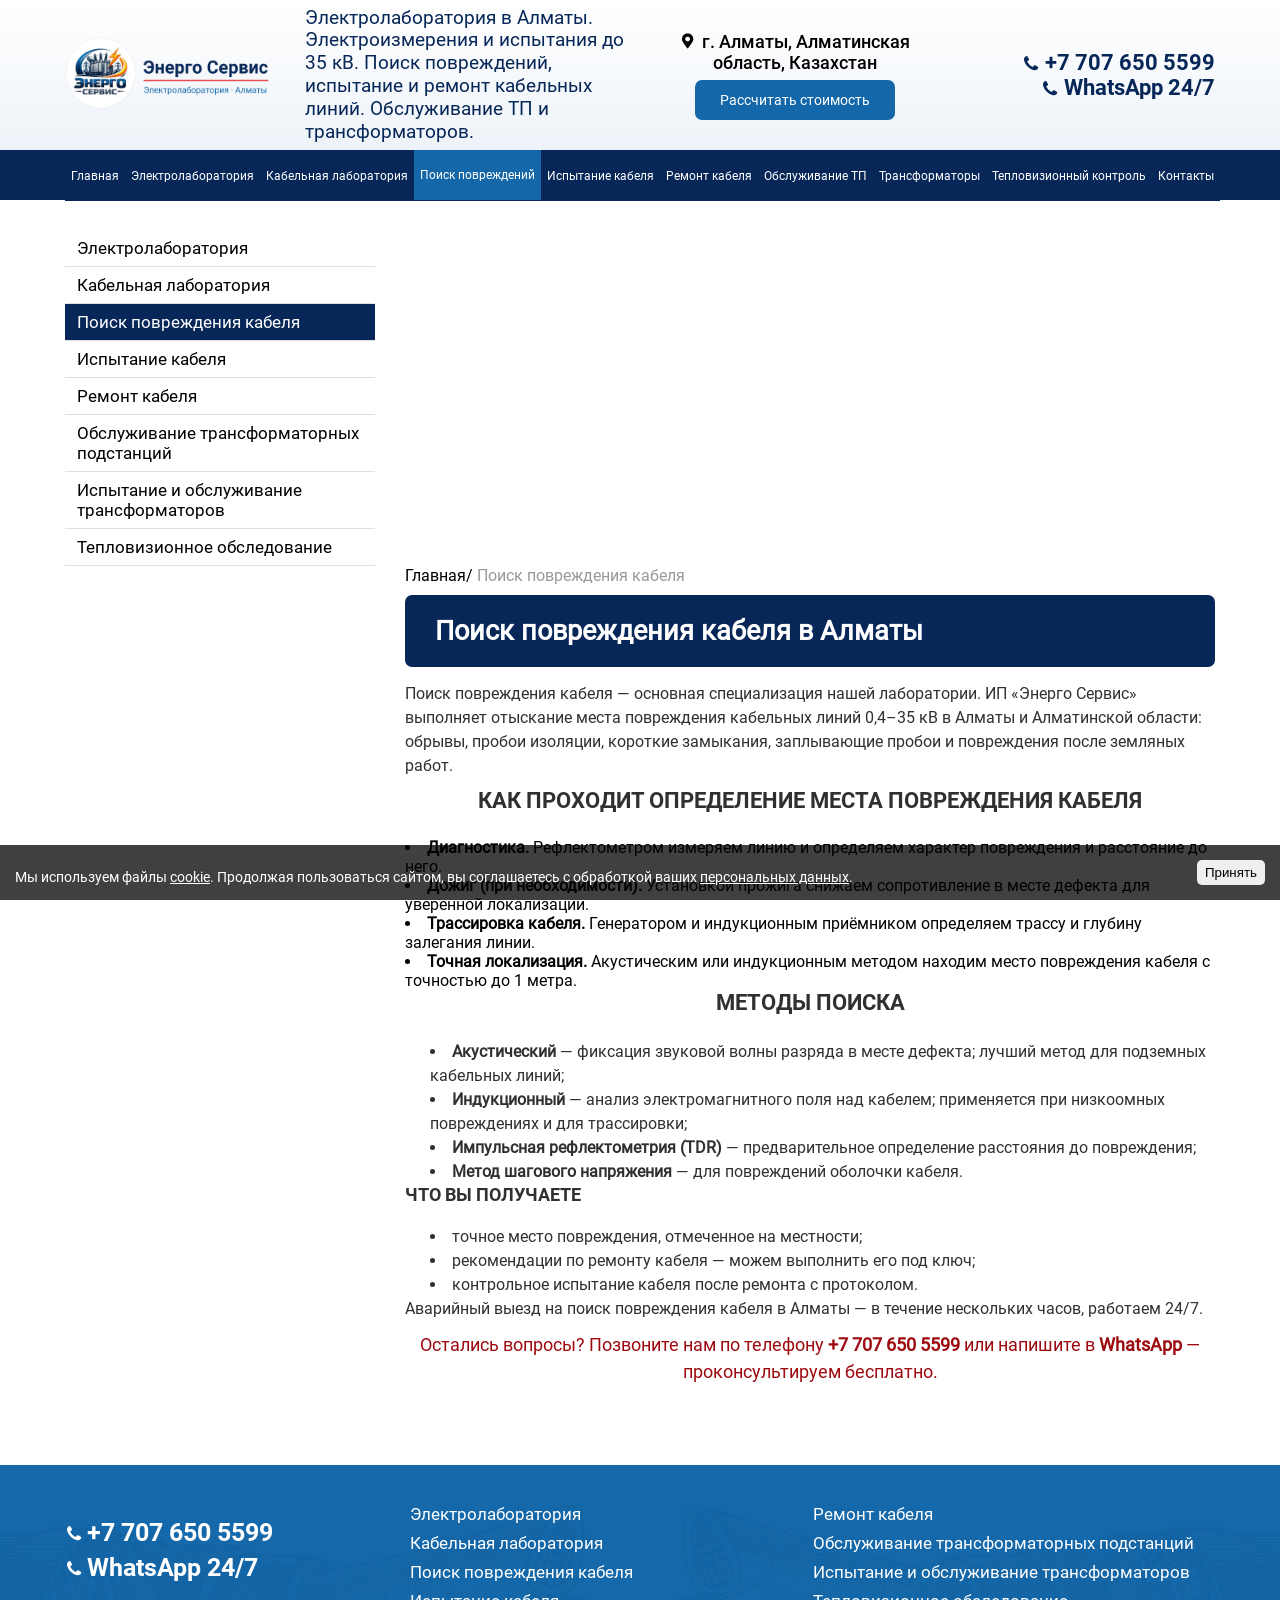
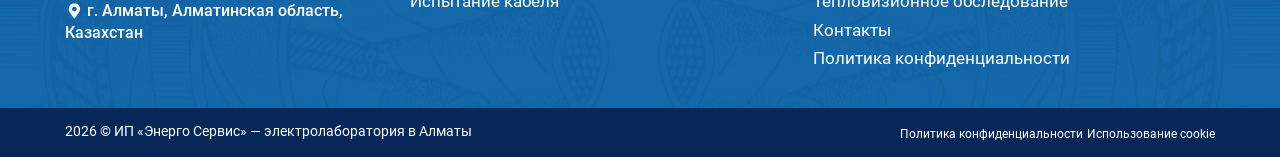
<file: poisk-povrezhdeniya-kabelya/index.html>
<!DOCTYPE html>
<html lang="ru-RU">
	<head>
		<title>Поиск повреждения кабеля в Алматы — определение места с точностью до 1 м</title>
		<meta http-equiv="Content-Type" content="text/html; charset=UTF-8" />
<meta name="robots" content="index, follow" />
<meta name="keywords" content="поиск повреждения кабеля, поиск повреждения кабеля Алматы, определение места повреждения кабеля, определение места повреждения кабеля Алматы, отыскание места повреждения кабеля, отыскание места повреждения кабеля Алматы, трассировка кабеля, трассировка кабеля Алматы" />
<meta name="description" content="Поиск и определение места повреждения кабеля в Алматы: акустический и индукционный методы, рефлектометрия, трассировка. Аварийный выезд 24/7. ☎ +7 707 650 5599" />
<link rel="canonical" href="https://electrolabaratory.kz/poisk-povrezhdeniya-kabelya/" />
<meta property="og:type" content="website" />
<meta property="og:locale" content="ru_RU" />
<meta property="og:title" content="Поиск повреждения кабеля в Алматы — определение места с точностью до 1 м" />
<meta property="og:description" content="Поиск и определение места повреждения кабеля в Алматы: акустический и индукционный методы, рефлектометрия, трассировка. Аварийный выезд 24/7. ☎ +7 707 650 5599" />
<meta property="og:url" content="https://electrolabaratory.kz/poisk-povrezhdeniya-kabelya/" />
<meta property="og:image" content="https://electrolabaratory.kz/assets/img/logo-round.png" />
<link href="../assets/css/inner.css?v=2" type="text/css" data-template-style="true" rel="stylesheet" />
		<link rel="icon" type="image/png" href="../assets/img/favicon.png">
		<link rel="apple-touch-icon" href="../assets/img/apple-touch-icon.png">
		<link rel="stylesheet" type="text/css" href="../assets/kabel/js/jquery.fancybox.min.css">
		<meta name="viewport" content="width=device-width, initial-scale=1">
		<script type="application/ld+json">
{
  "@context": "https://schema.org",
  "@type": "LocalBusiness",
  "name": "ИП «Энерго Сервис» — электролаборатория в Алматы",
  "alternateName": ["Электролаб", "Электро лаборатория", "Кабельная лаборатория Алматы", "Техническая лаборатория Алматы", "Электротехническая лаборатория"],
  "telephone": "+77076505599",
  "url": "https://electrolabaratory.kz/",
  "address": {"@type": "PostalAddress", "addressLocality": "Алматы", "addressRegion": "Алматинская область", "addressCountry": "KZ"},
  "areaServed": "Алматы и Алматинская область"
}
		</script>
	</head>
	<body>
		<div id="section1">
			<div class="wrapers">
				<div class="head">
					<div class="logo">
						<a href="../index.html"><img src="../assets/img/logo.png" alt="ИП «Энерго Сервис» — электролаборатория в Алматы" title="ИП «Энерго Сервис»" /></a>
						<span>Электролаборатория в Алматы. Электроизмерения и испытания до 35&nbsp;кВ. Поиск повреждений, испытание и ремонт кабельных линий. Обслуживание ТП и трансформаторов.</span>
					</div>
					<div class="adress">
						<div class="cont">
							<p><a href="../kontakty/index.html" class="maps">г. Алматы, Алматинская область, Казахстан</a></p>
							<p><a data-fancybox data-src="#modal" href="javascript:;" class="btn">Рассчитать стоимость</a></p>
						</div>
						<div class="phone">
							<a href="tel:+77076505599" class="tel">+7 707 650 5599</a><br />
							<a href="https://wa.me/77076505599" class="tel" rel="nofollow">WhatsApp 24/7</a><br />
						</div>
					</div>
				</div>
			</div>
		</div>
		<div id="section2">
			<div class="wrapers">
    <div id="menu-wrap">
		<ul class="menuss">
				<li>
					<a href="../index.html">Главная</a>
				</li>
				<li>
					<a href="../elektrolaboratoriya/index.html">Электролаборатория</a>
				</li>
				<li>
					<a href="../kabelnaya-laboratoriya/index.html">Кабельная лаборатория</a>
				</li>
				<li>
					<a href="../poisk-povrezhdeniya-kabelya/index.html" style="color:#ffffff;background:#1468aa;display: block;">Поиск повреждений</a>
				</li>
				<li>
					<a href="../ispytanie-kabelya/index.html">Испытание кабеля</a>
				</li>
				<li>
					<a href="../remont-kabelya/index.html">Ремонт кабеля</a>
				</li>
				<li>
					<a href="../obsluzhivanie-tp/index.html">Обслуживание ТП</a>
				</li>
				<li>
					<a href="../transformatory/index.html">Трансформаторы</a>
				</li>
				<li>
					<a href="../teplovizionnoe-obsledovanie/index.html">Тепловизионный контроль</a>
				</li>
				<li>
					<a href="../kontakty/index.html">Контакты</a>
				</li>
        </ul>
	</div>
			</div>
		</div>
		<div id="section7">
			<div class="wrapers">

				<div class="home_left">
					<div class="left_menu">
	<ul>
				<li class="left_item"><a href="../elektrolaboratoriya/index.html">Электролаборатория</a></li>
				<li class="left_item"><a href="../kabelnaya-laboratoriya/index.html">Кабельная лаборатория</a></li>
				<li class="left_item_selected"><a href="index.html">Поиск повреждения кабеля</a></li>
				<li class="left_item"><a href="../ispytanie-kabelya/index.html">Испытание кабеля</a></li>
				<li class="left_item"><a href="../remont-kabelya/index.html">Ремонт кабеля</a></li>
				<li class="left_item"><a href="../obsluzhivanie-tp/index.html">Обслуживание трансформаторных подстанций</a></li>
				<li class="left_item"><a href="../transformatory/index.html">Испытание и обслуживание трансформаторов</a></li>
				<li class="left_item"><a href="../teplovizionnoe-obsledovanie/index.html">Тепловизионное обследование</a></li>
	</ul>
					</div>
				</div>
				<div class="left_content">
											<div class="breadcrumb">
			<div class="bx-breadcrumb-item">
				<a href="../index.html" title="Главная"><span>Главная</span></a>
			</div>
			<div class="bx-breadcrumb-item">
				 /
				<span>Поиск повреждения кабеля</span>
			</div><div style="clear:both"></div>							</div>

	<h1>Поиск повреждения кабеля в Алматы</h1>
	<p>Поиск повреждения кабеля — основная специализация нашей лаборатории. ИП «Энерго Сервис» выполняет отыскание места повреждения кабельных линий 0,4–35&nbsp;кВ в Алматы и Алматинской области: обрывы, пробои изоляции, короткие замыкания, заплывающие пробои и повреждения после земляных работ.</p>
	<h2>Как проходит определение места повреждения кабеля</h2>
	<ol>
		<li><b>Диагностика.</b> Рефлектометром измеряем линию и определяем характер повреждения и расстояние до него.</li>
		<li><b>Дожиг (при необходимости).</b> Установкой прожига снижаем сопротивление в месте дефекта для уверенной локализации.</li>
		<li><b>Трассировка кабеля.</b> Генератором и индукционным приёмником определяем трассу и глубину залегания линии.</li>
		<li><b>Точная локализация.</b> Акустическим или индукционным методом находим место повреждения кабеля с точностью до 1&nbsp;метра.</li>
	</ol>
	<h2>Методы поиска</h2>
	<ul>
		<li><b>Акустический</b> — фиксация звуковой волны разряда в месте дефекта; лучший метод для подземных кабельных линий;</li>
		<li><b>Индукционный</b> — анализ электромагнитного поля над кабелем; применяется при низкоомных повреждениях и для трассировки;</li>
		<li><b>Импульсная рефлектометрия (TDR)</b> — предварительное определение расстояния до повреждения;</li>
		<li><b>Метод шагового напряжения</b> — для повреждений оболочки кабеля.</li>
	</ul>
	<h3>Что вы получаете</h3>
	<ul>
		<li>точное место повреждения, отмеченное на местности;</li>
		<li>рекомендации по <a href="../remont-kabelya/index.html">ремонту кабеля</a> — можем выполнить его под ключ;</li>
		<li>контрольное <a href="../ispytanie-kabelya/index.html">испытание кабеля</a> после ремонта с протоколом.</li>
	</ul>
	<p>Аварийный выезд на поиск повреждения кабеля в Алматы — в течение нескольких часов, работаем 24/7.</p>

<center><p style="color: #9d0a0f; font-size:18px;">Остались вопросы? Позвоните нам по телефону <b><a href="tel:+77076505599">+7 707 650 5599</a></b> или напишите в <b><a href="https://wa.me/77076505599" rel="nofollow">WhatsApp</a></b> — проконсультируем бесплатно.</p></center>
				</div>
			</div>
		</div>
				<div id="section10">
			<div class="wrapers">
				<div class="foot_logo">
					<div class="foot_phone">
						<a href="tel:+77076505599" class="tel_foot">+7 707 650 5599</a><br />
						<a href="https://wa.me/77076505599" class="tel_foot" rel="nofollow">WhatsApp 24/7</a>
					</div>
					<div class="foot_adress">
						<p><a href="../kontakty/index.html" class="maps_foot">г. Алматы, Алматинская область, Казахстан</a></p>
					</div>
				</div>
				<div class="foot_menu">
<ul>
			<li><a href="../elektrolaboratoriya/index.html">Электролаборатория</a></li>
			<li><a href="../kabelnaya-laboratoriya/index.html">Кабельная лаборатория</a></li>
			<li><a href="../poisk-povrezhdeniya-kabelya/index.html" class="selected">Поиск повреждения кабеля</a></li>
			<li><a href="../ispytanie-kabelya/index.html">Испытание кабеля</a></li>
</ul>
				</div>
				<div class="foot_menu">
<ul>
			<li><a href="../remont-kabelya/index.html">Ремонт кабеля</a></li>
			<li><a href="../obsluzhivanie-tp/index.html">Обслуживание трансформаторных подстанций</a></li>
			<li><a href="../transformatory/index.html">Испытание и обслуживание трансформаторов</a></li>
			<li><a href="../teplovizionnoe-obsledovanie/index.html">Тепловизионное обследование</a></li>
			<li><a href="../kontakty/index.html">Контакты</a></li>
			<li><a href="../politika.html">Политика конфиденциальности</a></li>
</ul>
				</div>
			</div>
		</div>
		<div id="section11">
			<div class="wrapers">
				<div class="copy">2026 © ИП «Энерго Сервис» — электролаборатория в Алматы</div>
				<div class="polit"><a href="../politika.html">Политика конфиденциальности</a> <a href="../cookies.html">Использование cookie</a></div>
			</div>
		</div>
		<script src="https://code.jquery.com/jquery-3.6.4.min.js"></script>
		<script src="../assets/kabel/js/jquery.fancybox.min.js"></script>
		<script type="text/javascript">
		$(function(){
			$('#menu-wrap').prepend("<div id='menu-icon'>Меню</div>");
			$("#menu-icon").on("click", function(){ $(".menuss").slideToggle(); });
		});
		</script>

		<div style="display: none;" id="modal">
			<div class="mfeedback2">
	<form class="wa-form" action="#" method="POST">
		<div class="title2">Обратный звонок</div>
		<div class="form_body2">
			<input class="form_control2" type="text" placeholder="Ваше имя" name="user_name" value="">
			<input class="form_control2" type="text" placeholder="Ваш телефон" name="user_phone" value="">
			<input type="submit" name="callback" class="form_control2 btn_deflt" value="Отправить">
		</div>
	</form>
</div>			<p class="btn_polit">Нажимая на кнопку, вы даете согласие на обработку ваших <a href="../politika.html" target="_blank">персональных данных</a>.</p>
		</div>

		<script type="text/javascript">
		// Отправка форм в WhatsApp — сайт статический, заявка уходит сообщением
		$(function(){
			$("form.wa-form").on("submit", function(e){
				e.preventDefault();
				var f = $(this);
				var msg = "Заявка с сайта электролаборатории:";
				f.find("input[type=text], textarea").each(function(){
					if ($(this).val()) { msg += "\n" + ($(this).attr("placeholder") || "") + ": " + $(this).val(); }
				});
				window.open("https://wa.me/77076505599?text=" + encodeURIComponent(msg), "_blank");
			});
		});
		</script>

<div id="cookie_notification">
	<p>Мы используем файлы <a href="../cookies.html" target="_blank">cookie</a>. Продолжая пользоваться сайтом, вы соглашаетесь с обработкой ваших <a href="../politika.html" target="_blank">персональных данных</a>.</p>
<button class="btn btn-light cookie_accept">Принять</button>
</div>
<script type="text/javascript">
	function checkCookies(){
	let cookieDate = localStorage.getItem('cookieDate');
	let cookieNotification = document.getElementById('cookie_notification');
	let cookieBtn = cookieNotification.querySelector('.cookie_accept');
	if( !cookieDate || (+cookieDate + 31536000000) < Date.now() ){
	cookieNotification.classList.add('show');
	}
	cookieBtn.addEventListener('click', function(){
	localStorage.setItem( 'cookieDate', Date.now() );
	cookieNotification.classList.remove('show');
	})
	}
	checkCookies();
</script>

<style>
#cookie_notification{
	display: none;
	justify-content: space-between;
	align-items: flex-end;
	position: fixed;
	bottom: 0;
	left: 0;
	width: 100%;
	padding: 15px;
	background:rgba(0, 0, 0, 0.75);
	z-index: 1000;
	color: white;
}
#cookie_notification p{
	margin: 0;
	font-size: 0.85rem;
	text-align: left;
	color: #fff;
}
#cookie_notification p a{
	text-decoration:underline;
	color: #fff;
}
.cookie_accept {
    padding: 5px 8px;
    border-radius: 5px;
    border: none;
    cursor: pointer;
}
@media (min-width: 576px){
	#cookie_notification.show{
		display: flex;
	}
}
@media (max-width: 575px){
	#cookie_notification.show{
		display: block;
		text-align: left;
	}
}
</style>

	</body>
</html>
</file>
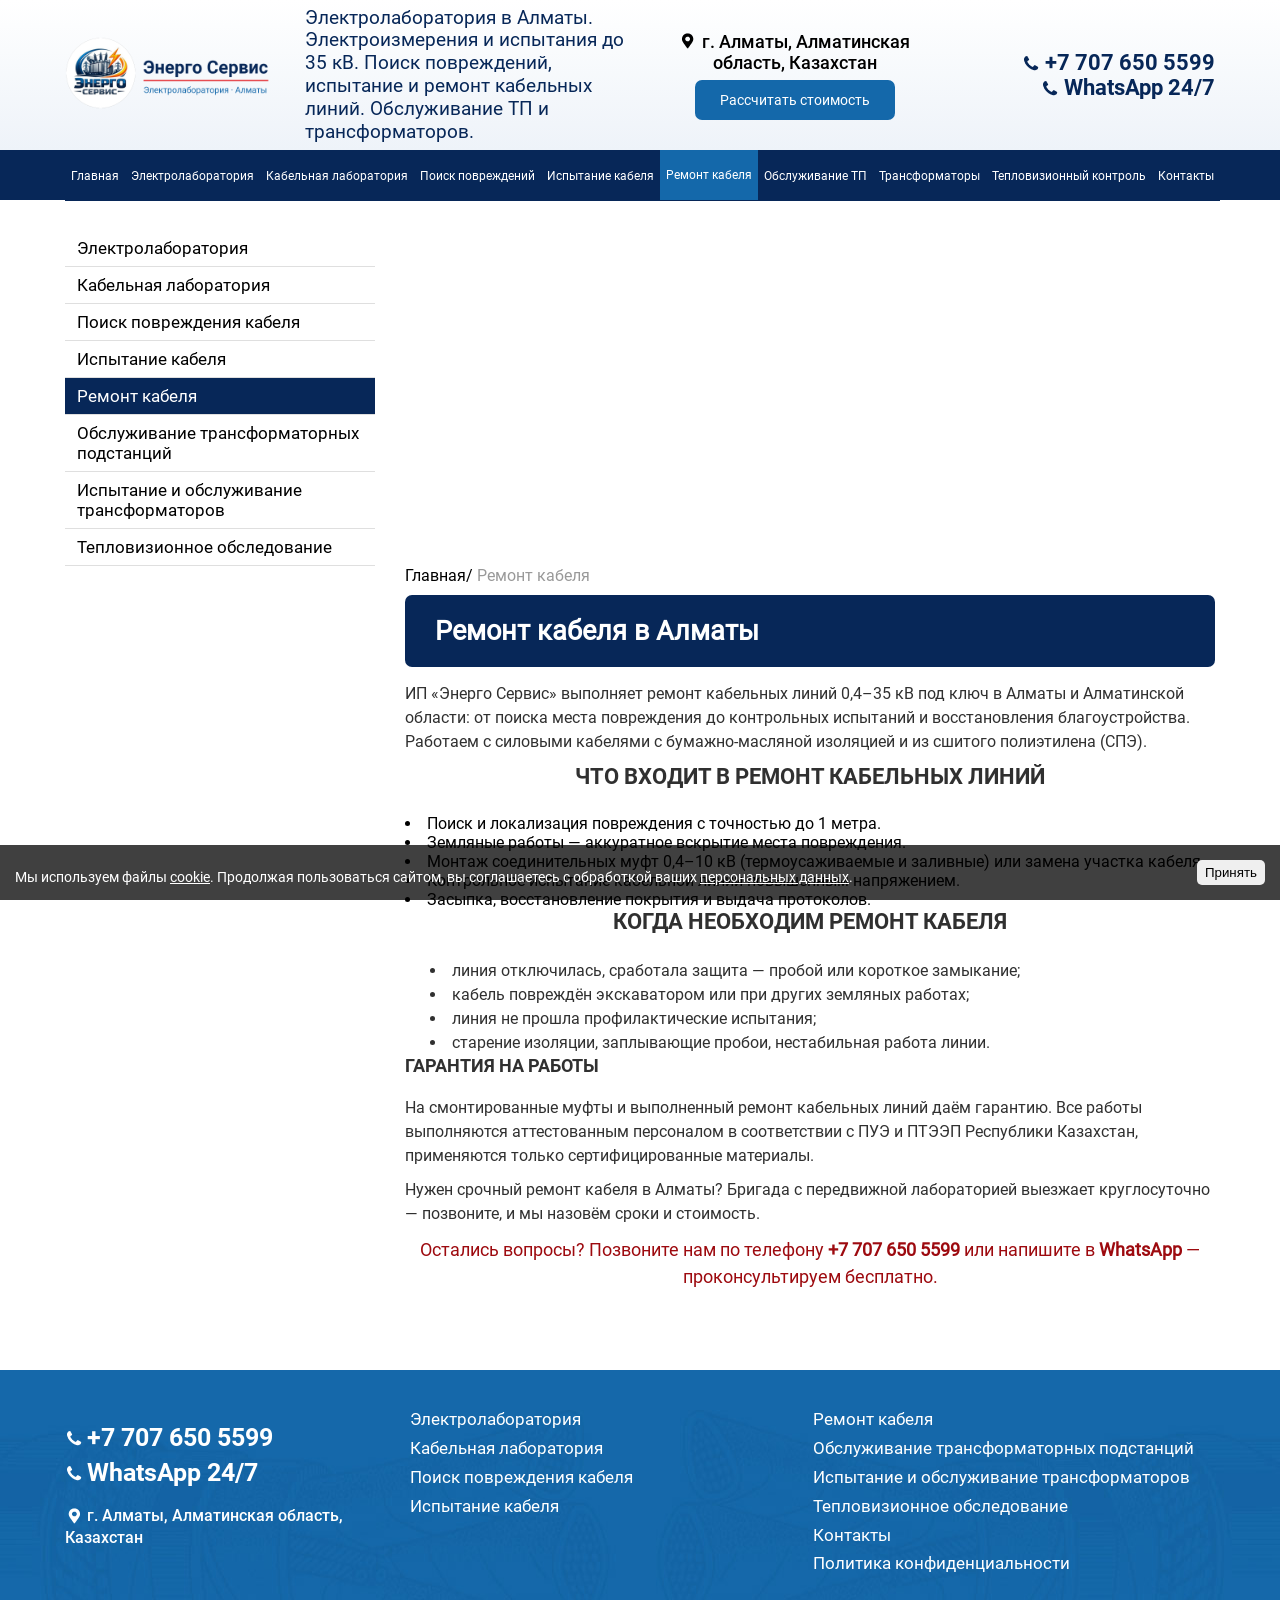
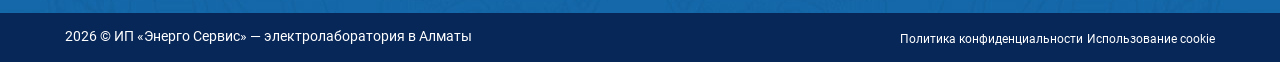
<file: remont-kabelya/index.html>
<!DOCTYPE html>
<html lang="ru-RU">
	<head>
		<title>Ремонт кабеля в Алматы — ремонт кабельных линий под ключ с гарантией</title>
		<meta http-equiv="Content-Type" content="text/html; charset=UTF-8" />
<meta name="robots" content="index, follow" />
<meta name="keywords" content="ремонт кабеля, ремонт кабеля Алматы, ремонт кабельных линий, ремонт кабельных линий Алматы, монтаж муфт Алматы, восстановление кабеля" />
<meta name="description" content="Ремонт кабельных линий 0,4–35 кВ в Алматы под ключ: поиск повреждения, земляные работы, монтаж муфт, испытания. Гарантия. Аварийный выезд 24/7. ☎ +7 707 650 5599" />
<link rel="canonical" href="https://electrolabaratory.kz/remont-kabelya/" />
<meta property="og:type" content="website" />
<meta property="og:locale" content="ru_RU" />
<meta property="og:title" content="Ремонт кабеля в Алматы — ремонт кабельных линий под ключ с гарантией" />
<meta property="og:description" content="Ремонт кабельных линий 0,4–35 кВ в Алматы под ключ: поиск повреждения, земляные работы, монтаж муфт, испытания. Гарантия. Аварийный выезд 24/7. ☎ +7 707 650 5599" />
<meta property="og:url" content="https://electrolabaratory.kz/remont-kabelya/" />
<meta property="og:image" content="https://electrolabaratory.kz/assets/img/logo-round.png" />
<link href="../assets/css/inner.css?v=2" type="text/css" data-template-style="true" rel="stylesheet" />
		<link rel="icon" type="image/png" href="../assets/img/favicon.png">
		<link rel="apple-touch-icon" href="../assets/img/apple-touch-icon.png">
		<link rel="stylesheet" type="text/css" href="../assets/kabel/js/jquery.fancybox.min.css">
		<meta name="viewport" content="width=device-width, initial-scale=1">
		<script type="application/ld+json">
{
  "@context": "https://schema.org",
  "@type": "LocalBusiness",
  "name": "ИП «Энерго Сервис» — электролаборатория в Алматы",
  "alternateName": ["Электролаб", "Электро лаборатория", "Кабельная лаборатория Алматы", "Техническая лаборатория Алматы", "Электротехническая лаборатория"],
  "telephone": "+77076505599",
  "url": "https://electrolabaratory.kz/",
  "address": {"@type": "PostalAddress", "addressLocality": "Алматы", "addressRegion": "Алматинская область", "addressCountry": "KZ"},
  "areaServed": "Алматы и Алматинская область"
}
		</script>
	</head>
	<body>
		<div id="section1">
			<div class="wrapers">
				<div class="head">
					<div class="logo">
						<a href="../index.html"><img src="../assets/img/logo.png" alt="ИП «Энерго Сервис» — электролаборатория в Алматы" title="ИП «Энерго Сервис»" /></a>
						<span>Электролаборатория в Алматы. Электроизмерения и испытания до 35&nbsp;кВ. Поиск повреждений, испытание и ремонт кабельных линий. Обслуживание ТП и трансформаторов.</span>
					</div>
					<div class="adress">
						<div class="cont">
							<p><a href="../kontakty/index.html" class="maps">г. Алматы, Алматинская область, Казахстан</a></p>
							<p><a data-fancybox data-src="#modal" href="javascript:;" class="btn">Рассчитать стоимость</a></p>
						</div>
						<div class="phone">
							<a href="tel:+77076505599" class="tel">+7 707 650 5599</a><br />
							<a href="https://wa.me/77076505599" class="tel" rel="nofollow">WhatsApp 24/7</a><br />
						</div>
					</div>
				</div>
			</div>
		</div>
		<div id="section2">
			<div class="wrapers">
    <div id="menu-wrap">
		<ul class="menuss">
				<li>
					<a href="../index.html">Главная</a>
				</li>
				<li>
					<a href="../elektrolaboratoriya/index.html">Электролаборатория</a>
				</li>
				<li>
					<a href="../kabelnaya-laboratoriya/index.html">Кабельная лаборатория</a>
				</li>
				<li>
					<a href="../poisk-povrezhdeniya-kabelya/index.html">Поиск повреждений</a>
				</li>
				<li>
					<a href="../ispytanie-kabelya/index.html">Испытание кабеля</a>
				</li>
				<li>
					<a href="../remont-kabelya/index.html" style="color:#ffffff;background:#1468aa;display: block;">Ремонт кабеля</a>
				</li>
				<li>
					<a href="../obsluzhivanie-tp/index.html">Обслуживание ТП</a>
				</li>
				<li>
					<a href="../transformatory/index.html">Трансформаторы</a>
				</li>
				<li>
					<a href="../teplovizionnoe-obsledovanie/index.html">Тепловизионный контроль</a>
				</li>
				<li>
					<a href="../kontakty/index.html">Контакты</a>
				</li>
        </ul>
	</div>
			</div>
		</div>
		<div id="section7">
			<div class="wrapers">

				<div class="home_left">
					<div class="left_menu">
	<ul>
				<li class="left_item"><a href="../elektrolaboratoriya/index.html">Электролаборатория</a></li>
				<li class="left_item"><a href="../kabelnaya-laboratoriya/index.html">Кабельная лаборатория</a></li>
				<li class="left_item"><a href="../poisk-povrezhdeniya-kabelya/index.html">Поиск повреждения кабеля</a></li>
				<li class="left_item"><a href="../ispytanie-kabelya/index.html">Испытание кабеля</a></li>
				<li class="left_item_selected"><a href="index.html">Ремонт кабеля</a></li>
				<li class="left_item"><a href="../obsluzhivanie-tp/index.html">Обслуживание трансформаторных подстанций</a></li>
				<li class="left_item"><a href="../transformatory/index.html">Испытание и обслуживание трансформаторов</a></li>
				<li class="left_item"><a href="../teplovizionnoe-obsledovanie/index.html">Тепловизионное обследование</a></li>
	</ul>
					</div>
				</div>
				<div class="left_content">
											<div class="breadcrumb">
			<div class="bx-breadcrumb-item">
				<a href="../index.html" title="Главная"><span>Главная</span></a>
			</div>
			<div class="bx-breadcrumb-item">
				 /
				<span>Ремонт кабеля</span>
			</div><div style="clear:both"></div>							</div>

	<h1>Ремонт кабеля в Алматы</h1>
	<p>ИП «Энерго Сервис» выполняет ремонт кабельных линий 0,4–35&nbsp;кВ под ключ в Алматы и Алматинской области: от поиска места повреждения до контрольных испытаний и восстановления благоустройства. Работаем с силовыми кабелями с бумажно-масляной изоляцией и из сшитого полиэтилена (СПЭ).</p>
	<h2>Что входит в ремонт кабельных линий</h2>
	<ol>
		<li><a href="../poisk-povrezhdeniya-kabelya/index.html">Поиск и локализация повреждения</a> с точностью до 1&nbsp;метра.</li>
		<li>Земляные работы — аккуратное вскрытие места повреждения.</li>
		<li>Монтаж соединительных муфт 0,4–10&nbsp;кВ (термоусаживаемые и заливные) или замена участка кабеля.</li>
		<li>Контрольное <a href="../ispytanie-kabelya/index.html">испытание кабельной линии</a> повышенным напряжением.</li>
		<li>Засыпка, восстановление покрытия и выдача протоколов.</li>
	</ol>
	<h2>Когда необходим ремонт кабеля</h2>
	<ul>
		<li>линия отключилась, сработала защита — пробой или короткое замыкание;</li>
		<li>кабель повреждён экскаватором или при других земляных работах;</li>
		<li>линия не прошла профилактические испытания;</li>
		<li>старение изоляции, заплывающие пробои, нестабильная работа линии.</li>
	</ul>
	<h3>Гарантия на работы</h3>
	<p>На смонтированные муфты и выполненный ремонт кабельных линий даём гарантию. Все работы выполняются аттестованным персоналом в соответствии с ПУЭ и ПТЭЭП Республики Казахстан, применяются только сертифицированные материалы.</p>
	<p>Нужен срочный ремонт кабеля в Алматы? Бригада с передвижной лабораторией выезжает круглосуточно — позвоните, и мы назовём сроки и стоимость.</p>

<center><p style="color: #9d0a0f; font-size:18px;">Остались вопросы? Позвоните нам по телефону <b><a href="tel:+77076505599">+7 707 650 5599</a></b> или напишите в <b><a href="https://wa.me/77076505599" rel="nofollow">WhatsApp</a></b> — проконсультируем бесплатно.</p></center>
				</div>
			</div>
		</div>
				<div id="section10">
			<div class="wrapers">
				<div class="foot_logo">
					<div class="foot_phone">
						<a href="tel:+77076505599" class="tel_foot">+7 707 650 5599</a><br />
						<a href="https://wa.me/77076505599" class="tel_foot" rel="nofollow">WhatsApp 24/7</a>
					</div>
					<div class="foot_adress">
						<p><a href="../kontakty/index.html" class="maps_foot">г. Алматы, Алматинская область, Казахстан</a></p>
					</div>
				</div>
				<div class="foot_menu">
<ul>
			<li><a href="../elektrolaboratoriya/index.html">Электролаборатория</a></li>
			<li><a href="../kabelnaya-laboratoriya/index.html">Кабельная лаборатория</a></li>
			<li><a href="../poisk-povrezhdeniya-kabelya/index.html">Поиск повреждения кабеля</a></li>
			<li><a href="../ispytanie-kabelya/index.html">Испытание кабеля</a></li>
</ul>
				</div>
				<div class="foot_menu">
<ul>
			<li><a href="../remont-kabelya/index.html" class="selected">Ремонт кабеля</a></li>
			<li><a href="../obsluzhivanie-tp/index.html">Обслуживание трансформаторных подстанций</a></li>
			<li><a href="../transformatory/index.html">Испытание и обслуживание трансформаторов</a></li>
			<li><a href="../teplovizionnoe-obsledovanie/index.html">Тепловизионное обследование</a></li>
			<li><a href="../kontakty/index.html">Контакты</a></li>
			<li><a href="../politika.html">Политика конфиденциальности</a></li>
</ul>
				</div>
			</div>
		</div>
		<div id="section11">
			<div class="wrapers">
				<div class="copy">2026 © ИП «Энерго Сервис» — электролаборатория в Алматы</div>
				<div class="polit"><a href="../politika.html">Политика конфиденциальности</a> <a href="../cookies.html">Использование cookie</a></div>
			</div>
		</div>
		<script src="https://code.jquery.com/jquery-3.6.4.min.js"></script>
		<script src="../assets/kabel/js/jquery.fancybox.min.js"></script>
		<script type="text/javascript">
		$(function(){
			$('#menu-wrap').prepend("<div id='menu-icon'>Меню</div>");
			$("#menu-icon").on("click", function(){ $(".menuss").slideToggle(); });
		});
		</script>

		<div style="display: none;" id="modal">
			<div class="mfeedback2">
	<form class="wa-form" action="#" method="POST">
		<div class="title2">Обратный звонок</div>
		<div class="form_body2">
			<input class="form_control2" type="text" placeholder="Ваше имя" name="user_name" value="">
			<input class="form_control2" type="text" placeholder="Ваш телефон" name="user_phone" value="">
			<input type="submit" name="callback" class="form_control2 btn_deflt" value="Отправить">
		</div>
	</form>
</div>			<p class="btn_polit">Нажимая на кнопку, вы даете согласие на обработку ваших <a href="../politika.html" target="_blank">персональных данных</a>.</p>
		</div>

		<script type="text/javascript">
		// Отправка форм в WhatsApp — сайт статический, заявка уходит сообщением
		$(function(){
			$("form.wa-form").on("submit", function(e){
				e.preventDefault();
				var f = $(this);
				var msg = "Заявка с сайта электролаборатории:";
				f.find("input[type=text], textarea").each(function(){
					if ($(this).val()) { msg += "\n" + ($(this).attr("placeholder") || "") + ": " + $(this).val(); }
				});
				window.open("https://wa.me/77076505599?text=" + encodeURIComponent(msg), "_blank");
			});
		});
		</script>

<div id="cookie_notification">
	<p>Мы используем файлы <a href="../cookies.html" target="_blank">cookie</a>. Продолжая пользоваться сайтом, вы соглашаетесь с обработкой ваших <a href="../politika.html" target="_blank">персональных данных</a>.</p>
<button class="btn btn-light cookie_accept">Принять</button>
</div>
<script type="text/javascript">
	function checkCookies(){
	let cookieDate = localStorage.getItem('cookieDate');
	let cookieNotification = document.getElementById('cookie_notification');
	let cookieBtn = cookieNotification.querySelector('.cookie_accept');
	if( !cookieDate || (+cookieDate + 31536000000) < Date.now() ){
	cookieNotification.classList.add('show');
	}
	cookieBtn.addEventListener('click', function(){
	localStorage.setItem( 'cookieDate', Date.now() );
	cookieNotification.classList.remove('show');
	})
	}
	checkCookies();
</script>

<style>
#cookie_notification{
	display: none;
	justify-content: space-between;
	align-items: flex-end;
	position: fixed;
	bottom: 0;
	left: 0;
	width: 100%;
	padding: 15px;
	background:rgba(0, 0, 0, 0.75);
	z-index: 1000;
	color: white;
}
#cookie_notification p{
	margin: 0;
	font-size: 0.85rem;
	text-align: left;
	color: #fff;
}
#cookie_notification p a{
	text-decoration:underline;
	color: #fff;
}
.cookie_accept {
    padding: 5px 8px;
    border-radius: 5px;
    border: none;
    cursor: pointer;
}
@media (min-width: 576px){
	#cookie_notification.show{
		display: flex;
	}
}
@media (max-width: 575px){
	#cookie_notification.show{
		display: block;
		text-align: left;
	}
}
</style>

	</body>
</html>
</file>
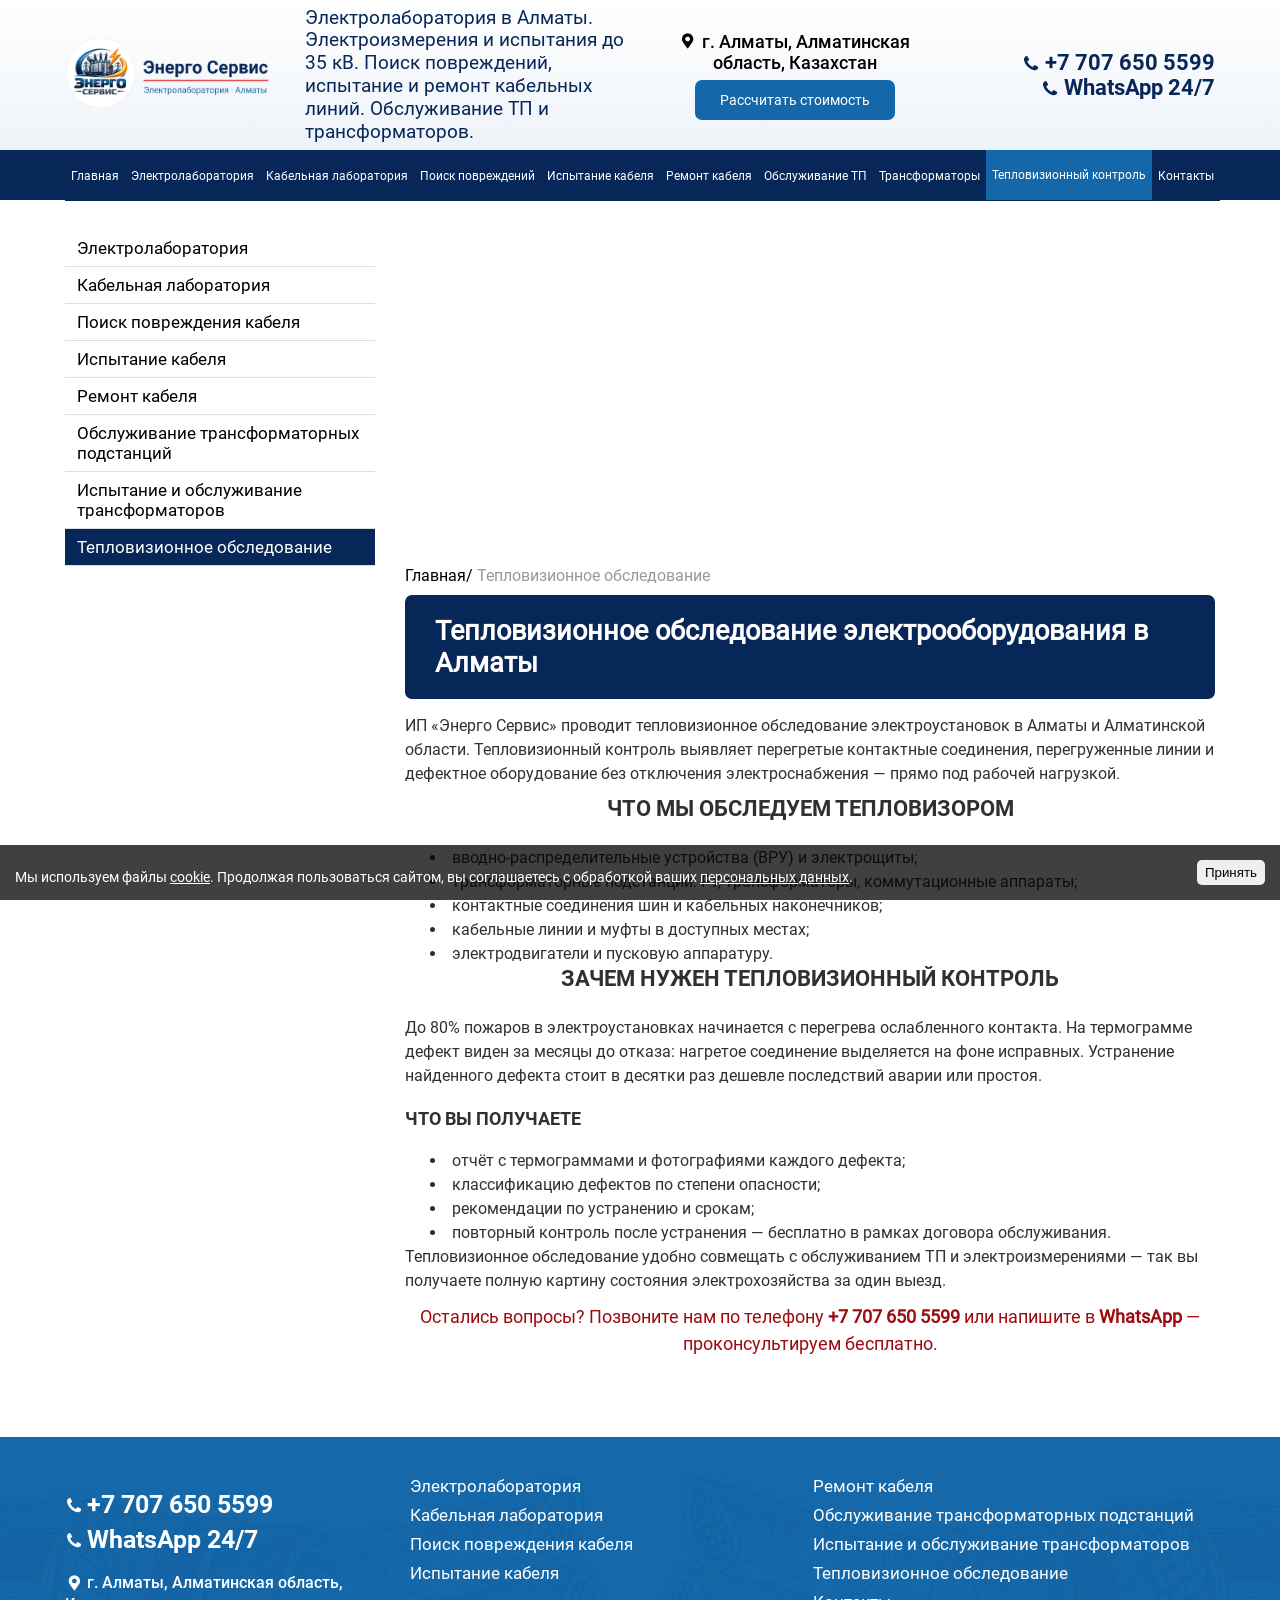
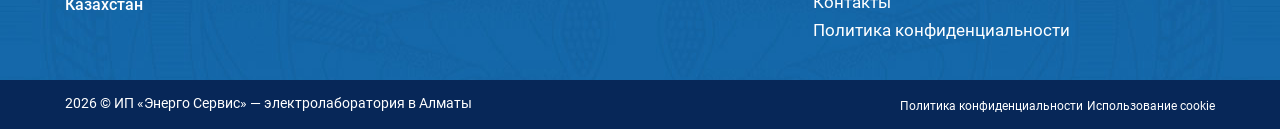
<file: teplovizionnoe-obsledovanie/index.html>
<!DOCTYPE html>
<html lang="ru-RU">
	<head>
		<title>Тепловизионное обследование электрооборудования в Алматы — отчёт с термограммами</title>
		<meta http-equiv="Content-Type" content="text/html; charset=UTF-8" />
<meta name="robots" content="index, follow" />
<meta name="keywords" content="тепловизионное обследование Алматы, тепловизионный контроль электрооборудования, обследование тепловизором Алматы, диагностика электрооборудования Алматы" />
<meta name="description" content="Тепловизионное обследование электроустановок в Алматы без отключения: щиты, ТП, контактные соединения. Отчёт с термограммами и рекомендациями. ☎ +7 707 650 5599" />
<link rel="canonical" href="https://electrolabaratory.kz/teplovizionnoe-obsledovanie/" />
<meta property="og:type" content="website" />
<meta property="og:locale" content="ru_RU" />
<meta property="og:title" content="Тепловизионное обследование электрооборудования в Алматы — отчёт с термограммами" />
<meta property="og:description" content="Тепловизионное обследование электроустановок в Алматы без отключения: щиты, ТП, контактные соединения. Отчёт с термограммами и рекомендациями. ☎ +7 707 650 5599" />
<meta property="og:url" content="https://electrolabaratory.kz/teplovizionnoe-obsledovanie/" />
<meta property="og:image" content="https://electrolabaratory.kz/assets/img/logo-round.png" />
<link href="../assets/css/inner.css?v=2" type="text/css" data-template-style="true" rel="stylesheet" />
		<link rel="icon" type="image/png" href="../assets/img/favicon.png">
		<link rel="apple-touch-icon" href="../assets/img/apple-touch-icon.png">
		<link rel="stylesheet" type="text/css" href="../assets/kabel/js/jquery.fancybox.min.css">
		<meta name="viewport" content="width=device-width, initial-scale=1">
		<script type="application/ld+json">
{
  "@context": "https://schema.org",
  "@type": "LocalBusiness",
  "name": "ИП «Энерго Сервис» — электролаборатория в Алматы",
  "alternateName": ["Электролаб", "Электро лаборатория", "Кабельная лаборатория Алматы", "Техническая лаборатория Алматы", "Электротехническая лаборатория"],
  "telephone": "+77076505599",
  "url": "https://electrolabaratory.kz/",
  "address": {"@type": "PostalAddress", "addressLocality": "Алматы", "addressRegion": "Алматинская область", "addressCountry": "KZ"},
  "areaServed": "Алматы и Алматинская область"
}
		</script>
	</head>
	<body>
		<div id="section1">
			<div class="wrapers">
				<div class="head">
					<div class="logo">
						<a href="../index.html"><img src="../assets/img/logo.png" alt="ИП «Энерго Сервис» — электролаборатория в Алматы" title="ИП «Энерго Сервис»" /></a>
						<span>Электролаборатория в Алматы. Электроизмерения и испытания до 35&nbsp;кВ. Поиск повреждений, испытание и ремонт кабельных линий. Обслуживание ТП и трансформаторов.</span>
					</div>
					<div class="adress">
						<div class="cont">
							<p><a href="../kontakty/index.html" class="maps">г. Алматы, Алматинская область, Казахстан</a></p>
							<p><a data-fancybox data-src="#modal" href="javascript:;" class="btn">Рассчитать стоимость</a></p>
						</div>
						<div class="phone">
							<a href="tel:+77076505599" class="tel">+7 707 650 5599</a><br />
							<a href="https://wa.me/77076505599" class="tel" rel="nofollow">WhatsApp 24/7</a><br />
						</div>
					</div>
				</div>
			</div>
		</div>
		<div id="section2">
			<div class="wrapers">
    <div id="menu-wrap">
		<ul class="menuss">
				<li>
					<a href="../index.html">Главная</a>
				</li>
				<li>
					<a href="../elektrolaboratoriya/index.html">Электролаборатория</a>
				</li>
				<li>
					<a href="../kabelnaya-laboratoriya/index.html">Кабельная лаборатория</a>
				</li>
				<li>
					<a href="../poisk-povrezhdeniya-kabelya/index.html">Поиск повреждений</a>
				</li>
				<li>
					<a href="../ispytanie-kabelya/index.html">Испытание кабеля</a>
				</li>
				<li>
					<a href="../remont-kabelya/index.html">Ремонт кабеля</a>
				</li>
				<li>
					<a href="../obsluzhivanie-tp/index.html">Обслуживание ТП</a>
				</li>
				<li>
					<a href="../transformatory/index.html">Трансформаторы</a>
				</li>
				<li>
					<a href="../teplovizionnoe-obsledovanie/index.html" style="color:#ffffff;background:#1468aa;display: block;">Тепловизионный контроль</a>
				</li>
				<li>
					<a href="../kontakty/index.html">Контакты</a>
				</li>
        </ul>
	</div>
			</div>
		</div>
		<div id="section7">
			<div class="wrapers">

				<div class="home_left">
					<div class="left_menu">
	<ul>
				<li class="left_item"><a href="../elektrolaboratoriya/index.html">Электролаборатория</a></li>
				<li class="left_item"><a href="../kabelnaya-laboratoriya/index.html">Кабельная лаборатория</a></li>
				<li class="left_item"><a href="../poisk-povrezhdeniya-kabelya/index.html">Поиск повреждения кабеля</a></li>
				<li class="left_item"><a href="../ispytanie-kabelya/index.html">Испытание кабеля</a></li>
				<li class="left_item"><a href="../remont-kabelya/index.html">Ремонт кабеля</a></li>
				<li class="left_item"><a href="../obsluzhivanie-tp/index.html">Обслуживание трансформаторных подстанций</a></li>
				<li class="left_item"><a href="../transformatory/index.html">Испытание и обслуживание трансформаторов</a></li>
				<li class="left_item_selected"><a href="index.html">Тепловизионное обследование</a></li>
	</ul>
					</div>
				</div>
				<div class="left_content">
											<div class="breadcrumb">
			<div class="bx-breadcrumb-item">
				<a href="../index.html" title="Главная"><span>Главная</span></a>
			</div>
			<div class="bx-breadcrumb-item">
				 /
				<span>Тепловизионное обследование</span>
			</div><div style="clear:both"></div>							</div>

	<h1>Тепловизионное обследование электрооборудования в Алматы</h1>
	<p>ИП «Энерго Сервис» проводит тепловизионное обследование электроустановок в Алматы и Алматинской области. Тепловизионный контроль выявляет перегретые контактные соединения, перегруженные линии и дефектное оборудование без отключения электроснабжения — прямо под рабочей нагрузкой.</p>
	<h2>Что мы обследуем тепловизором</h2>
	<ul>
		<li>вводно-распределительные устройства (ВРУ) и электрощиты;</li>
		<li>трансформаторные подстанции: РУ, <a href="../transformatory/index.html">трансформаторы</a>, коммутационные аппараты;</li>
		<li>контактные соединения шин и кабельных наконечников;</li>
		<li>кабельные линии и муфты в доступных местах;</li>
		<li>электродвигатели и пусковую аппаратуру.</li>
	</ul>
	<h2>Зачем нужен тепловизионный контроль</h2>
	<p>До 80% пожаров в электроустановках начинается с перегрева ослабленного контакта. На термограмме дефект виден за месяцы до отказа: нагретое соединение выделяется на фоне исправных. Устранение найденного дефекта стоит в десятки раз дешевле последствий аварии или простоя.</p>
	<h3>Что вы получаете</h3>
	<ul>
		<li>отчёт с термограммами и фотографиями каждого дефекта;</li>
		<li>классификацию дефектов по степени опасности;</li>
		<li>рекомендации по устранению и срокам;</li>
		<li>повторный контроль после устранения — бесплатно в рамках договора обслуживания.</li>
	</ul>
	<p>Тепловизионное обследование удобно совмещать с <a href="../obsluzhivanie-tp/index.html">обслуживанием ТП</a> и <a href="../elektrolaboratoriya/index.html">электроизмерениями</a> — так вы получаете полную картину состояния электрохозяйства за один выезд.</p>

<center><p style="color: #9d0a0f; font-size:18px;">Остались вопросы? Позвоните нам по телефону <b><a href="tel:+77076505599">+7 707 650 5599</a></b> или напишите в <b><a href="https://wa.me/77076505599" rel="nofollow">WhatsApp</a></b> — проконсультируем бесплатно.</p></center>
				</div>
			</div>
		</div>
				<div id="section10">
			<div class="wrapers">
				<div class="foot_logo">
					<div class="foot_phone">
						<a href="tel:+77076505599" class="tel_foot">+7 707 650 5599</a><br />
						<a href="https://wa.me/77076505599" class="tel_foot" rel="nofollow">WhatsApp 24/7</a>
					</div>
					<div class="foot_adress">
						<p><a href="../kontakty/index.html" class="maps_foot">г. Алматы, Алматинская область, Казахстан</a></p>
					</div>
				</div>
				<div class="foot_menu">
<ul>
			<li><a href="../elektrolaboratoriya/index.html">Электролаборатория</a></li>
			<li><a href="../kabelnaya-laboratoriya/index.html">Кабельная лаборатория</a></li>
			<li><a href="../poisk-povrezhdeniya-kabelya/index.html">Поиск повреждения кабеля</a></li>
			<li><a href="../ispytanie-kabelya/index.html">Испытание кабеля</a></li>
</ul>
				</div>
				<div class="foot_menu">
<ul>
			<li><a href="../remont-kabelya/index.html">Ремонт кабеля</a></li>
			<li><a href="../obsluzhivanie-tp/index.html">Обслуживание трансформаторных подстанций</a></li>
			<li><a href="../transformatory/index.html">Испытание и обслуживание трансформаторов</a></li>
			<li><a href="../teplovizionnoe-obsledovanie/index.html" class="selected">Тепловизионное обследование</a></li>
			<li><a href="../kontakty/index.html">Контакты</a></li>
			<li><a href="../politika.html">Политика конфиденциальности</a></li>
</ul>
				</div>
			</div>
		</div>
		<div id="section11">
			<div class="wrapers">
				<div class="copy">2026 © ИП «Энерго Сервис» — электролаборатория в Алматы</div>
				<div class="polit"><a href="../politika.html">Политика конфиденциальности</a> <a href="../cookies.html">Использование cookie</a></div>
			</div>
		</div>
		<script src="https://code.jquery.com/jquery-3.6.4.min.js"></script>
		<script src="../assets/kabel/js/jquery.fancybox.min.js"></script>
		<script type="text/javascript">
		$(function(){
			$('#menu-wrap').prepend("<div id='menu-icon'>Меню</div>");
			$("#menu-icon").on("click", function(){ $(".menuss").slideToggle(); });
		});
		</script>

		<div style="display: none;" id="modal">
			<div class="mfeedback2">
	<form class="wa-form" action="#" method="POST">
		<div class="title2">Обратный звонок</div>
		<div class="form_body2">
			<input class="form_control2" type="text" placeholder="Ваше имя" name="user_name" value="">
			<input class="form_control2" type="text" placeholder="Ваш телефон" name="user_phone" value="">
			<input type="submit" name="callback" class="form_control2 btn_deflt" value="Отправить">
		</div>
	</form>
</div>			<p class="btn_polit">Нажимая на кнопку, вы даете согласие на обработку ваших <a href="../politika.html" target="_blank">персональных данных</a>.</p>
		</div>

		<script type="text/javascript">
		// Отправка форм в WhatsApp — сайт статический, заявка уходит сообщением
		$(function(){
			$("form.wa-form").on("submit", function(e){
				e.preventDefault();
				var f = $(this);
				var msg = "Заявка с сайта электролаборатории:";
				f.find("input[type=text], textarea").each(function(){
					if ($(this).val()) { msg += "\n" + ($(this).attr("placeholder") || "") + ": " + $(this).val(); }
				});
				window.open("https://wa.me/77076505599?text=" + encodeURIComponent(msg), "_blank");
			});
		});
		</script>

<div id="cookie_notification">
	<p>Мы используем файлы <a href="../cookies.html" target="_blank">cookie</a>. Продолжая пользоваться сайтом, вы соглашаетесь с обработкой ваших <a href="../politika.html" target="_blank">персональных данных</a>.</p>
<button class="btn btn-light cookie_accept">Принять</button>
</div>
<script type="text/javascript">
	function checkCookies(){
	let cookieDate = localStorage.getItem('cookieDate');
	let cookieNotification = document.getElementById('cookie_notification');
	let cookieBtn = cookieNotification.querySelector('.cookie_accept');
	if( !cookieDate || (+cookieDate + 31536000000) < Date.now() ){
	cookieNotification.classList.add('show');
	}
	cookieBtn.addEventListener('click', function(){
	localStorage.setItem( 'cookieDate', Date.now() );
	cookieNotification.classList.remove('show');
	})
	}
	checkCookies();
</script>

<style>
#cookie_notification{
	display: none;
	justify-content: space-between;
	align-items: flex-end;
	position: fixed;
	bottom: 0;
	left: 0;
	width: 100%;
	padding: 15px;
	background:rgba(0, 0, 0, 0.75);
	z-index: 1000;
	color: white;
}
#cookie_notification p{
	margin: 0;
	font-size: 0.85rem;
	text-align: left;
	color: #fff;
}
#cookie_notification p a{
	text-decoration:underline;
	color: #fff;
}
.cookie_accept {
    padding: 5px 8px;
    border-radius: 5px;
    border: none;
    cursor: pointer;
}
@media (min-width: 576px){
	#cookie_notification.show{
		display: flex;
	}
}
@media (max-width: 575px){
	#cookie_notification.show{
		display: block;
		text-align: left;
	}
}
</style>

	</body>
</html>
</file>
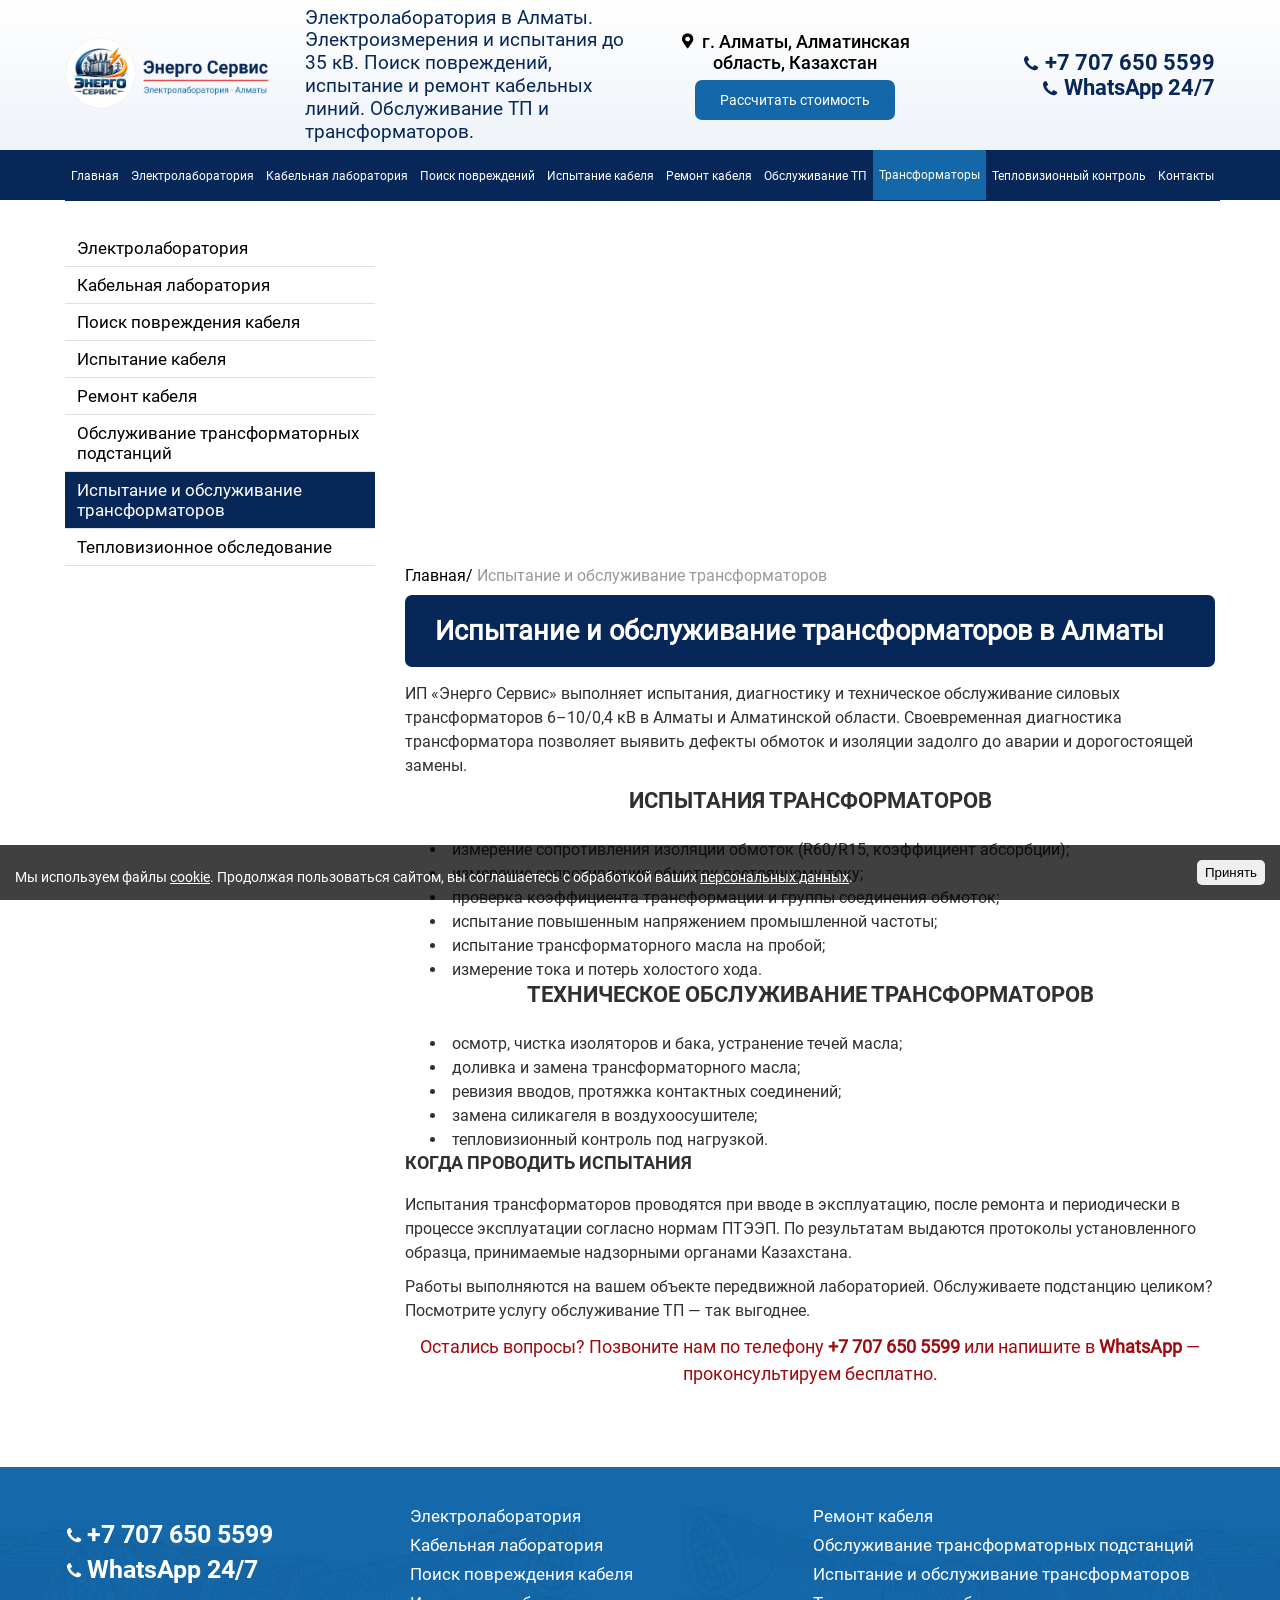
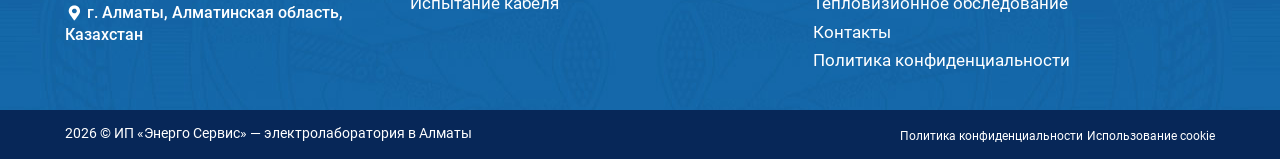
<file: transformatory/index.html>
<!DOCTYPE html>
<html lang="ru-RU">
	<head>
		<title>Испытание трансформаторов в Алматы — диагностика и обслуживание | Энерго Сервис</title>
		<meta http-equiv="Content-Type" content="text/html; charset=UTF-8" />
<meta name="robots" content="index, follow" />
<meta name="keywords" content="испытание трансформаторов Алматы, диагностика трансформаторов, обслуживание трансформаторов Алматы, испытание трансформаторного масла, электролаборатория Алматы" />
<meta name="description" content="Испытания и обслуживание силовых трансформаторов 6-10/0,4 кВ в Алматы: изоляция, ктр, масло, протоколы для надзорных органов. Выезд лаборатории. ☎ +7 707 650 5599" />
<link rel="canonical" href="https://electrolabaratory.kz/transformatory/" />
<meta property="og:type" content="website" />
<meta property="og:locale" content="ru_RU" />
<meta property="og:title" content="Испытание трансформаторов в Алматы — диагностика и обслуживание | Энерго Сервис" />
<meta property="og:description" content="Испытания и обслуживание силовых трансформаторов 6-10/0,4 кВ в Алматы: изоляция, ктр, масло, протоколы для надзорных органов. Выезд лаборатории. ☎ +7 707 650 5599" />
<meta property="og:url" content="https://electrolabaratory.kz/transformatory/" />
<meta property="og:image" content="https://electrolabaratory.kz/assets/img/logo-round.png" />
<link href="../assets/css/inner.css?v=2" type="text/css" data-template-style="true" rel="stylesheet" />
		<link rel="icon" type="image/png" href="../assets/img/favicon.png">
		<link rel="apple-touch-icon" href="../assets/img/apple-touch-icon.png">
		<link rel="stylesheet" type="text/css" href="../assets/kabel/js/jquery.fancybox.min.css">
		<meta name="viewport" content="width=device-width, initial-scale=1">
		<script type="application/ld+json">
{
  "@context": "https://schema.org",
  "@type": "LocalBusiness",
  "name": "ИП «Энерго Сервис» — электролаборатория в Алматы",
  "alternateName": ["Электролаб", "Электро лаборатория", "Кабельная лаборатория Алматы", "Техническая лаборатория Алматы", "Электротехническая лаборатория"],
  "telephone": "+77076505599",
  "url": "https://electrolabaratory.kz/",
  "address": {"@type": "PostalAddress", "addressLocality": "Алматы", "addressRegion": "Алматинская область", "addressCountry": "KZ"},
  "areaServed": "Алматы и Алматинская область"
}
		</script>
	</head>
	<body>
		<div id="section1">
			<div class="wrapers">
				<div class="head">
					<div class="logo">
						<a href="../index.html"><img src="../assets/img/logo.png" alt="ИП «Энерго Сервис» — электролаборатория в Алматы" title="ИП «Энерго Сервис»" /></a>
						<span>Электролаборатория в Алматы. Электроизмерения и испытания до 35&nbsp;кВ. Поиск повреждений, испытание и ремонт кабельных линий. Обслуживание ТП и трансформаторов.</span>
					</div>
					<div class="adress">
						<div class="cont">
							<p><a href="../kontakty/index.html" class="maps">г. Алматы, Алматинская область, Казахстан</a></p>
							<p><a data-fancybox data-src="#modal" href="javascript:;" class="btn">Рассчитать стоимость</a></p>
						</div>
						<div class="phone">
							<a href="tel:+77076505599" class="tel">+7 707 650 5599</a><br />
							<a href="https://wa.me/77076505599" class="tel" rel="nofollow">WhatsApp 24/7</a><br />
						</div>
					</div>
				</div>
			</div>
		</div>
		<div id="section2">
			<div class="wrapers">
    <div id="menu-wrap">
		<ul class="menuss">
				<li>
					<a href="../index.html">Главная</a>
				</li>
				<li>
					<a href="../elektrolaboratoriya/index.html">Электролаборатория</a>
				</li>
				<li>
					<a href="../kabelnaya-laboratoriya/index.html">Кабельная лаборатория</a>
				</li>
				<li>
					<a href="../poisk-povrezhdeniya-kabelya/index.html">Поиск повреждений</a>
				</li>
				<li>
					<a href="../ispytanie-kabelya/index.html">Испытание кабеля</a>
				</li>
				<li>
					<a href="../remont-kabelya/index.html">Ремонт кабеля</a>
				</li>
				<li>
					<a href="../obsluzhivanie-tp/index.html">Обслуживание ТП</a>
				</li>
				<li>
					<a href="../transformatory/index.html" style="color:#ffffff;background:#1468aa;display: block;">Трансформаторы</a>
				</li>
				<li>
					<a href="../teplovizionnoe-obsledovanie/index.html">Тепловизионный контроль</a>
				</li>
				<li>
					<a href="../kontakty/index.html">Контакты</a>
				</li>
        </ul>
	</div>
			</div>
		</div>
		<div id="section7">
			<div class="wrapers">

				<div class="home_left">
					<div class="left_menu">
	<ul>
				<li class="left_item"><a href="../elektrolaboratoriya/index.html">Электролаборатория</a></li>
				<li class="left_item"><a href="../kabelnaya-laboratoriya/index.html">Кабельная лаборатория</a></li>
				<li class="left_item"><a href="../poisk-povrezhdeniya-kabelya/index.html">Поиск повреждения кабеля</a></li>
				<li class="left_item"><a href="../ispytanie-kabelya/index.html">Испытание кабеля</a></li>
				<li class="left_item"><a href="../remont-kabelya/index.html">Ремонт кабеля</a></li>
				<li class="left_item"><a href="../obsluzhivanie-tp/index.html">Обслуживание трансформаторных подстанций</a></li>
				<li class="left_item_selected"><a href="index.html">Испытание и обслуживание трансформаторов</a></li>
				<li class="left_item"><a href="../teplovizionnoe-obsledovanie/index.html">Тепловизионное обследование</a></li>
	</ul>
					</div>
				</div>
				<div class="left_content">
											<div class="breadcrumb">
			<div class="bx-breadcrumb-item">
				<a href="../index.html" title="Главная"><span>Главная</span></a>
			</div>
			<div class="bx-breadcrumb-item">
				 /
				<span>Испытание и обслуживание трансформаторов</span>
			</div><div style="clear:both"></div>							</div>

	<h1>Испытание и обслуживание трансформаторов в Алматы</h1>
	<p>ИП «Энерго Сервис» выполняет испытания, диагностику и техническое обслуживание силовых трансформаторов 6–10/0,4&nbsp;кВ в Алматы и Алматинской области. Своевременная диагностика трансформатора позволяет выявить дефекты обмоток и изоляции задолго до аварии и дорогостоящей замены.</p>
	<h2>Испытания трансформаторов</h2>
	<ul>
		<li>измерение сопротивления изоляции обмоток (R60/R15, коэффициент абсорбции);</li>
		<li>измерение сопротивления обмоток постоянному току;</li>
		<li>проверка коэффициента трансформации и группы соединения обмоток;</li>
		<li>испытание повышенным напряжением промышленной частоты;</li>
		<li>испытание трансформаторного масла на пробой;</li>
		<li>измерение тока и потерь холостого хода.</li>
	</ul>
	<h2>Техническое обслуживание трансформаторов</h2>
	<ul>
		<li>осмотр, чистка изоляторов и бака, устранение течей масла;</li>
		<li>доливка и замена трансформаторного масла;</li>
		<li>ревизия вводов, протяжка контактных соединений;</li>
		<li>замена силикагеля в воздухоосушителе;</li>
		<li><a href="../teplovizionnoe-obsledovanie/index.html">тепловизионный контроль</a> под нагрузкой.</li>
	</ul>
	<h3>Когда проводить испытания</h3>
	<p>Испытания трансформаторов проводятся при вводе в эксплуатацию, после ремонта и периодически в процессе эксплуатации согласно нормам ПТЭЭП. По результатам выдаются протоколы установленного образца, принимаемые надзорными органами Казахстана.</p>
	<p>Работы выполняются на вашем объекте передвижной <a href="../kabelnaya-laboratoriya/index.html">лабораторией</a>. Обслуживаете подстанцию целиком? Посмотрите услугу <a href="../obsluzhivanie-tp/index.html">обслуживание ТП</a> — так выгоднее.</p>

<center><p style="color: #9d0a0f; font-size:18px;">Остались вопросы? Позвоните нам по телефону <b><a href="tel:+77076505599">+7 707 650 5599</a></b> или напишите в <b><a href="https://wa.me/77076505599" rel="nofollow">WhatsApp</a></b> — проконсультируем бесплатно.</p></center>
				</div>
			</div>
		</div>
				<div id="section10">
			<div class="wrapers">
				<div class="foot_logo">
					<div class="foot_phone">
						<a href="tel:+77076505599" class="tel_foot">+7 707 650 5599</a><br />
						<a href="https://wa.me/77076505599" class="tel_foot" rel="nofollow">WhatsApp 24/7</a>
					</div>
					<div class="foot_adress">
						<p><a href="../kontakty/index.html" class="maps_foot">г. Алматы, Алматинская область, Казахстан</a></p>
					</div>
				</div>
				<div class="foot_menu">
<ul>
			<li><a href="../elektrolaboratoriya/index.html">Электролаборатория</a></li>
			<li><a href="../kabelnaya-laboratoriya/index.html">Кабельная лаборатория</a></li>
			<li><a href="../poisk-povrezhdeniya-kabelya/index.html">Поиск повреждения кабеля</a></li>
			<li><a href="../ispytanie-kabelya/index.html">Испытание кабеля</a></li>
</ul>
				</div>
				<div class="foot_menu">
<ul>
			<li><a href="../remont-kabelya/index.html">Ремонт кабеля</a></li>
			<li><a href="../obsluzhivanie-tp/index.html">Обслуживание трансформаторных подстанций</a></li>
			<li><a href="../transformatory/index.html" class="selected">Испытание и обслуживание трансформаторов</a></li>
			<li><a href="../teplovizionnoe-obsledovanie/index.html">Тепловизионное обследование</a></li>
			<li><a href="../kontakty/index.html">Контакты</a></li>
			<li><a href="../politika.html">Политика конфиденциальности</a></li>
</ul>
				</div>
			</div>
		</div>
		<div id="section11">
			<div class="wrapers">
				<div class="copy">2026 © ИП «Энерго Сервис» — электролаборатория в Алматы</div>
				<div class="polit"><a href="../politika.html">Политика конфиденциальности</a> <a href="../cookies.html">Использование cookie</a></div>
			</div>
		</div>
		<script src="https://code.jquery.com/jquery-3.6.4.min.js"></script>
		<script src="../assets/kabel/js/jquery.fancybox.min.js"></script>
		<script type="text/javascript">
		$(function(){
			$('#menu-wrap').prepend("<div id='menu-icon'>Меню</div>");
			$("#menu-icon").on("click", function(){ $(".menuss").slideToggle(); });
		});
		</script>

		<div style="display: none;" id="modal">
			<div class="mfeedback2">
	<form class="wa-form" action="#" method="POST">
		<div class="title2">Обратный звонок</div>
		<div class="form_body2">
			<input class="form_control2" type="text" placeholder="Ваше имя" name="user_name" value="">
			<input class="form_control2" type="text" placeholder="Ваш телефон" name="user_phone" value="">
			<input type="submit" name="callback" class="form_control2 btn_deflt" value="Отправить">
		</div>
	</form>
</div>			<p class="btn_polit">Нажимая на кнопку, вы даете согласие на обработку ваших <a href="../politika.html" target="_blank">персональных данных</a>.</p>
		</div>

		<script type="text/javascript">
		// Отправка форм в WhatsApp — сайт статический, заявка уходит сообщением
		$(function(){
			$("form.wa-form").on("submit", function(e){
				e.preventDefault();
				var f = $(this);
				var msg = "Заявка с сайта электролаборатории:";
				f.find("input[type=text], textarea").each(function(){
					if ($(this).val()) { msg += "\n" + ($(this).attr("placeholder") || "") + ": " + $(this).val(); }
				});
				window.open("https://wa.me/77076505599?text=" + encodeURIComponent(msg), "_blank");
			});
		});
		</script>

<div id="cookie_notification">
	<p>Мы используем файлы <a href="../cookies.html" target="_blank">cookie</a>. Продолжая пользоваться сайтом, вы соглашаетесь с обработкой ваших <a href="../politika.html" target="_blank">персональных данных</a>.</p>
<button class="btn btn-light cookie_accept">Принять</button>
</div>
<script type="text/javascript">
	function checkCookies(){
	let cookieDate = localStorage.getItem('cookieDate');
	let cookieNotification = document.getElementById('cookie_notification');
	let cookieBtn = cookieNotification.querySelector('.cookie_accept');
	if( !cookieDate || (+cookieDate + 31536000000) < Date.now() ){
	cookieNotification.classList.add('show');
	}
	cookieBtn.addEventListener('click', function(){
	localStorage.setItem( 'cookieDate', Date.now() );
	cookieNotification.classList.remove('show');
	})
	}
	checkCookies();
</script>

<style>
#cookie_notification{
	display: none;
	justify-content: space-between;
	align-items: flex-end;
	position: fixed;
	bottom: 0;
	left: 0;
	width: 100%;
	padding: 15px;
	background:rgba(0, 0, 0, 0.75);
	z-index: 1000;
	color: white;
}
#cookie_notification p{
	margin: 0;
	font-size: 0.85rem;
	text-align: left;
	color: #fff;
}
#cookie_notification p a{
	text-decoration:underline;
	color: #fff;
}
.cookie_accept {
    padding: 5px 8px;
    border-radius: 5px;
    border: none;
    cursor: pointer;
}
@media (min-width: 576px){
	#cookie_notification.show{
		display: flex;
	}
}
@media (max-width: 575px){
	#cookie_notification.show{
		display: block;
		text-align: left;
	}
}
</style>

	</body>
</html>
</file>
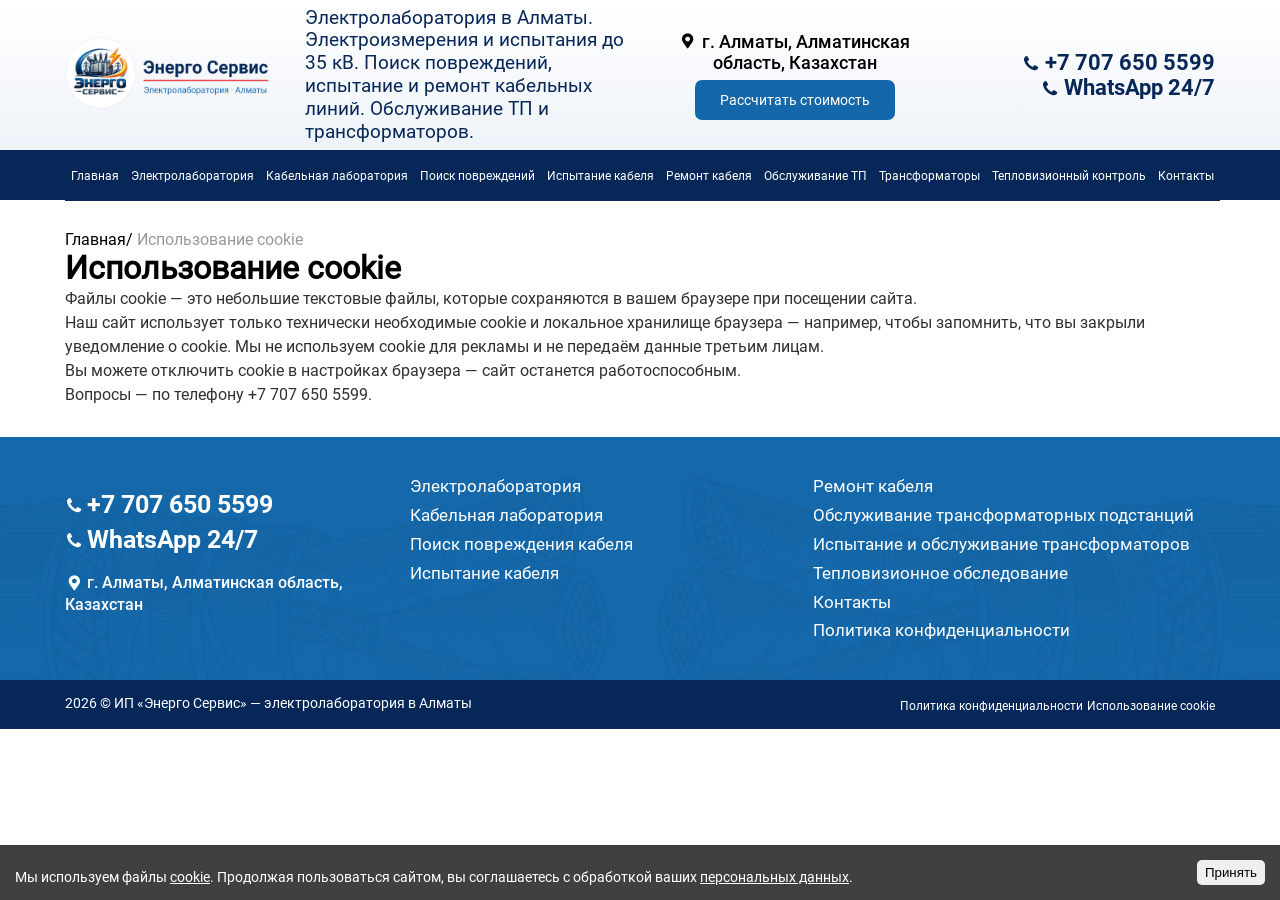
<file: cookies.html>
<!DOCTYPE html>
<html lang="ru-RU">
	<head>
		<title>Использование cookie | ИП Энерго Сервис</title>
		<meta http-equiv="Content-Type" content="text/html; charset=UTF-8" />
<meta name="robots" content="index, follow" />
<meta name="keywords" content="" />
<meta name="description" content="Использование cookie — ИП «Энерго Сервис»" />
<link rel="canonical" href="https://electrolabaratory.kz/cookies.html" />
<meta property="og:type" content="website" />
<meta property="og:locale" content="ru_RU" />
<meta property="og:title" content="Использование cookie | ИП Энерго Сервис" />
<meta property="og:description" content="Использование cookie — ИП «Энерго Сервис»" />
<meta property="og:url" content="https://electrolabaratory.kz/cookies.html" />
<meta property="og:image" content="https://electrolabaratory.kz/assets/img/logo-round.png" />
<link href="assets/css/inner.css?v=2" type="text/css" data-template-style="true" rel="stylesheet" />
		<link rel="icon" type="image/png" href="assets/img/favicon.png">
		<link rel="apple-touch-icon" href="assets/img/apple-touch-icon.png">
		<link rel="stylesheet" type="text/css" href="assets/kabel/js/jquery.fancybox.min.css">
		<meta name="viewport" content="width=device-width, initial-scale=1">
		<script type="application/ld+json">
{
  "@context": "https://schema.org",
  "@type": "LocalBusiness",
  "name": "ИП «Энерго Сервис» — электролаборатория в Алматы",
  "alternateName": ["Электролаб", "Электро лаборатория", "Кабельная лаборатория Алматы", "Техническая лаборатория Алматы", "Электротехническая лаборатория"],
  "telephone": "+77076505599",
  "url": "https://electrolabaratory.kz/",
  "address": {"@type": "PostalAddress", "addressLocality": "Алматы", "addressRegion": "Алматинская область", "addressCountry": "KZ"},
  "areaServed": "Алматы и Алматинская область"
}
		</script>
	</head>
	<body>
		<div id="section1">
			<div class="wrapers">
				<div class="head">
					<div class="logo">
						<a href="index.html"><img src="assets/img/logo.png" alt="ИП «Энерго Сервис» — электролаборатория в Алматы" title="ИП «Энерго Сервис»" /></a>
						<span>Электролаборатория в Алматы. Электроизмерения и испытания до 35&nbsp;кВ. Поиск повреждений, испытание и ремонт кабельных линий. Обслуживание ТП и трансформаторов.</span>
					</div>
					<div class="adress">
						<div class="cont">
							<p><a href="kontakty/index.html" class="maps">г. Алматы, Алматинская область, Казахстан</a></p>
							<p><a data-fancybox data-src="#modal" href="javascript:;" class="btn">Рассчитать стоимость</a></p>
						</div>
						<div class="phone">
							<a href="tel:+77076505599" class="tel">+7 707 650 5599</a><br />
							<a href="https://wa.me/77076505599" class="tel" rel="nofollow">WhatsApp 24/7</a><br />
						</div>
					</div>
				</div>
			</div>
		</div>
		<div id="section2">
			<div class="wrapers">
    <div id="menu-wrap">
		<ul class="menuss">
				<li>
					<a href="index.html">Главная</a>
				</li>
				<li>
					<a href="elektrolaboratoriya/index.html">Электролаборатория</a>
				</li>
				<li>
					<a href="kabelnaya-laboratoriya/index.html">Кабельная лаборатория</a>
				</li>
				<li>
					<a href="poisk-povrezhdeniya-kabelya/index.html">Поиск повреждений</a>
				</li>
				<li>
					<a href="ispytanie-kabelya/index.html">Испытание кабеля</a>
				</li>
				<li>
					<a href="remont-kabelya/index.html">Ремонт кабеля</a>
				</li>
				<li>
					<a href="obsluzhivanie-tp/index.html">Обслуживание ТП</a>
				</li>
				<li>
					<a href="transformatory/index.html">Трансформаторы</a>
				</li>
				<li>
					<a href="teplovizionnoe-obsledovanie/index.html">Тепловизионный контроль</a>
				</li>
				<li>
					<a href="kontakty/index.html">Контакты</a>
				</li>
        </ul>
	</div>
			</div>
		</div>
		<div id="section7">
			<div class="wrapers">
				<div class="home_content">
											<div class="breadcrumb">
			<div class="bx-breadcrumb-item">
				<a href="index.html" title="Главная"><span>Главная</span></a>
			</div>
			<div class="bx-breadcrumb-item">
				 /
				<span>Использование cookie</span>
			</div><div style="clear:both"></div>							</div>
	<h1>Использование cookie</h1>

	<p>Файлы cookie — это небольшие текстовые файлы, которые сохраняются в вашем браузере при посещении сайта.</p>
	<p>Наш сайт использует только технически необходимые cookie и локальное хранилище браузера — например, чтобы запомнить, что вы закрыли уведомление о cookie. Мы не используем cookie для рекламы и не передаём данные третьим лицам.</p>
	<p>Вы можете отключить cookie в настройках браузера — сайт останется работоспособным.</p>
	<p>Вопросы — по телефону <a href="tel:+77076505599">+7 707 650 5599</a>.</p>

				</div>
			</div>
		</div>
				<div id="section10">
			<div class="wrapers">
				<div class="foot_logo">
					<div class="foot_phone">
						<a href="tel:+77076505599" class="tel_foot">+7 707 650 5599</a><br />
						<a href="https://wa.me/77076505599" class="tel_foot" rel="nofollow">WhatsApp 24/7</a>
					</div>
					<div class="foot_adress">
						<p><a href="kontakty/index.html" class="maps_foot">г. Алматы, Алматинская область, Казахстан</a></p>
					</div>
				</div>
				<div class="foot_menu">
<ul>
			<li><a href="elektrolaboratoriya/index.html">Электролаборатория</a></li>
			<li><a href="kabelnaya-laboratoriya/index.html">Кабельная лаборатория</a></li>
			<li><a href="poisk-povrezhdeniya-kabelya/index.html">Поиск повреждения кабеля</a></li>
			<li><a href="ispytanie-kabelya/index.html">Испытание кабеля</a></li>
</ul>
				</div>
				<div class="foot_menu">
<ul>
			<li><a href="remont-kabelya/index.html">Ремонт кабеля</a></li>
			<li><a href="obsluzhivanie-tp/index.html">Обслуживание трансформаторных подстанций</a></li>
			<li><a href="transformatory/index.html">Испытание и обслуживание трансформаторов</a></li>
			<li><a href="teplovizionnoe-obsledovanie/index.html">Тепловизионное обследование</a></li>
			<li><a href="kontakty/index.html">Контакты</a></li>
			<li><a href="politika.html">Политика конфиденциальности</a></li>
</ul>
				</div>
			</div>
		</div>
		<div id="section11">
			<div class="wrapers">
				<div class="copy">2026 © ИП «Энерго Сервис» — электролаборатория в Алматы</div>
				<div class="polit"><a href="politika.html">Политика конфиденциальности</a> <a href="cookies.html">Использование cookie</a></div>
			</div>
		</div>
		<script src="https://code.jquery.com/jquery-3.6.4.min.js"></script>
		<script src="assets/kabel/js/jquery.fancybox.min.js"></script>
		<script type="text/javascript">
		$(function(){
			$('#menu-wrap').prepend("<div id='menu-icon'>Меню</div>");
			$("#menu-icon").on("click", function(){ $(".menuss").slideToggle(); });
		});
		</script>

		<div style="display: none;" id="modal">
			<div class="mfeedback2">
	<form class="wa-form" action="#" method="POST">
		<div class="title2">Обратный звонок</div>
		<div class="form_body2">
			<input class="form_control2" type="text" placeholder="Ваше имя" name="user_name" value="">
			<input class="form_control2" type="text" placeholder="Ваш телефон" name="user_phone" value="">
			<input type="submit" name="callback" class="form_control2 btn_deflt" value="Отправить">
		</div>
	</form>
</div>			<p class="btn_polit">Нажимая на кнопку, вы даете согласие на обработку ваших <a href="politika.html" target="_blank">персональных данных</a>.</p>
		</div>

		<script type="text/javascript">
		// Отправка форм в WhatsApp — сайт статический, заявка уходит сообщением
		$(function(){
			$("form.wa-form").on("submit", function(e){
				e.preventDefault();
				var f = $(this);
				var msg = "Заявка с сайта электролаборатории:";
				f.find("input[type=text], textarea").each(function(){
					if ($(this).val()) { msg += "\n" + ($(this).attr("placeholder") || "") + ": " + $(this).val(); }
				});
				window.open("https://wa.me/77076505599?text=" + encodeURIComponent(msg), "_blank");
			});
		});
		</script>

<div id="cookie_notification">
	<p>Мы используем файлы <a href="cookies.html" target="_blank">cookie</a>. Продолжая пользоваться сайтом, вы соглашаетесь с обработкой ваших <a href="politika.html" target="_blank">персональных данных</a>.</p>
<button class="btn btn-light cookie_accept">Принять</button>
</div>
<script type="text/javascript">
	function checkCookies(){
	let cookieDate = localStorage.getItem('cookieDate');
	let cookieNotification = document.getElementById('cookie_notification');
	let cookieBtn = cookieNotification.querySelector('.cookie_accept');
	if( !cookieDate || (+cookieDate + 31536000000) < Date.now() ){
	cookieNotification.classList.add('show');
	}
	cookieBtn.addEventListener('click', function(){
	localStorage.setItem( 'cookieDate', Date.now() );
	cookieNotification.classList.remove('show');
	})
	}
	checkCookies();
</script>

<style>
#cookie_notification{
	display: none;
	justify-content: space-between;
	align-items: flex-end;
	position: fixed;
	bottom: 0;
	left: 0;
	width: 100%;
	padding: 15px;
	background:rgba(0, 0, 0, 0.75);
	z-index: 1000;
	color: white;
}
#cookie_notification p{
	margin: 0;
	font-size: 0.85rem;
	text-align: left;
	color: #fff;
}
#cookie_notification p a{
	text-decoration:underline;
	color: #fff;
}
.cookie_accept {
    padding: 5px 8px;
    border-radius: 5px;
    border: none;
    cursor: pointer;
}
@media (min-width: 576px){
	#cookie_notification.show{
		display: flex;
	}
}
@media (max-width: 575px){
	#cookie_notification.show{
		display: block;
		text-align: left;
	}
}
</style>

	</body>
</html>
</file>
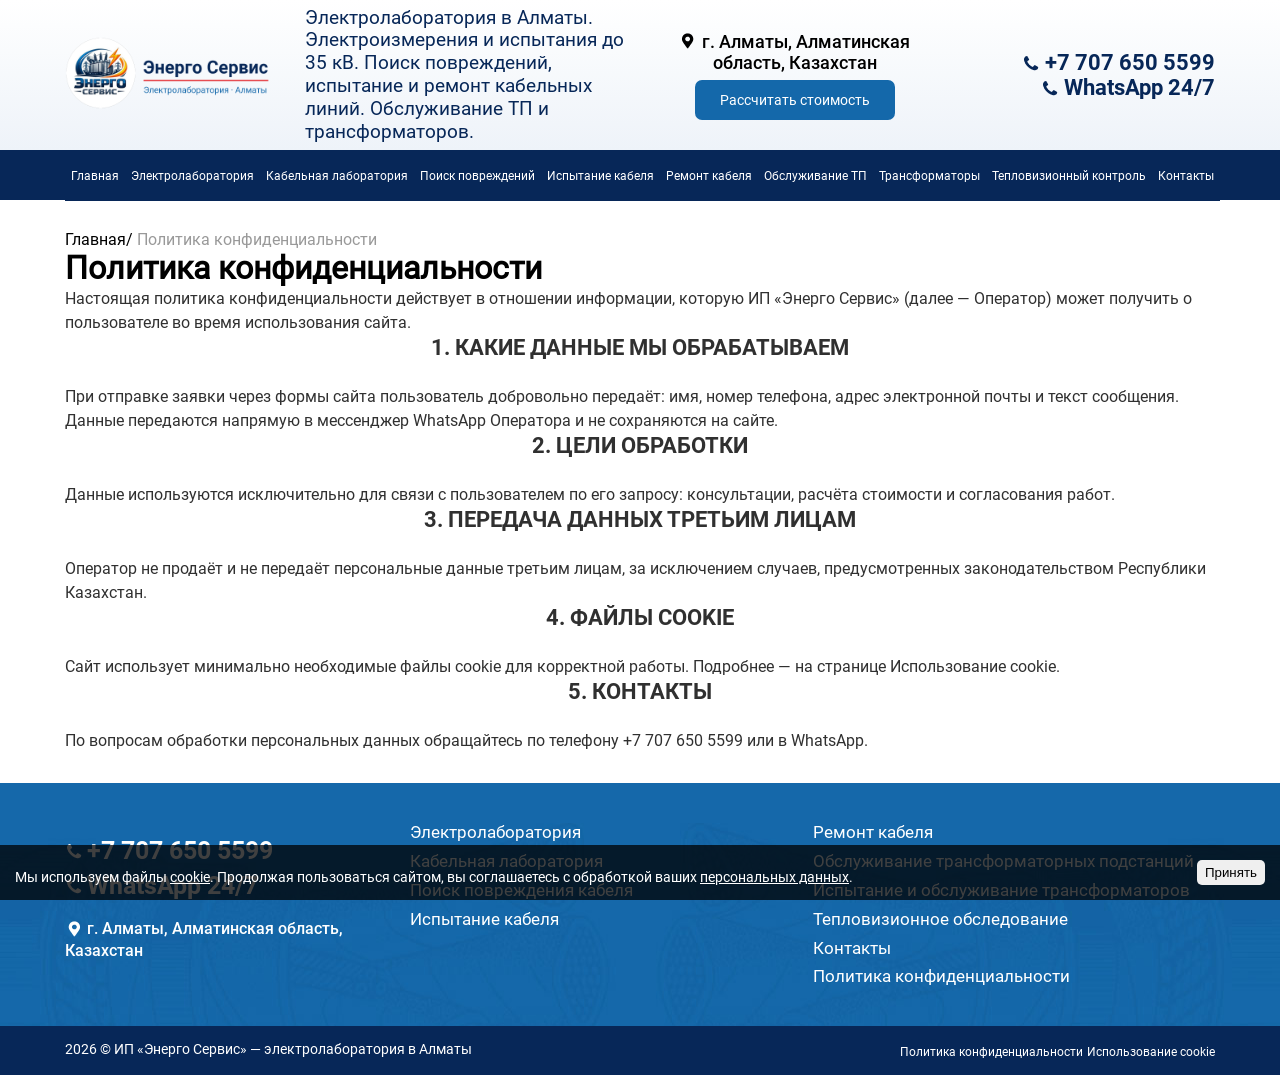
<file: politika.html>
<!DOCTYPE html>
<html lang="ru-RU">
	<head>
		<title>Политика конфиденциальности | ИП Энерго Сервис</title>
		<meta http-equiv="Content-Type" content="text/html; charset=UTF-8" />
<meta name="robots" content="index, follow" />
<meta name="keywords" content="" />
<meta name="description" content="Политика конфиденциальности — ИП «Энерго Сервис»" />
<link rel="canonical" href="https://electrolabaratory.kz/politika.html" />
<meta property="og:type" content="website" />
<meta property="og:locale" content="ru_RU" />
<meta property="og:title" content="Политика конфиденциальности | ИП Энерго Сервис" />
<meta property="og:description" content="Политика конфиденциальности — ИП «Энерго Сервис»" />
<meta property="og:url" content="https://electrolabaratory.kz/politika.html" />
<meta property="og:image" content="https://electrolabaratory.kz/assets/img/logo-round.png" />
<link href="assets/css/inner.css?v=2" type="text/css" data-template-style="true" rel="stylesheet" />
		<link rel="icon" type="image/png" href="assets/img/favicon.png">
		<link rel="apple-touch-icon" href="assets/img/apple-touch-icon.png">
		<link rel="stylesheet" type="text/css" href="assets/kabel/js/jquery.fancybox.min.css">
		<meta name="viewport" content="width=device-width, initial-scale=1">
		<script type="application/ld+json">
{
  "@context": "https://schema.org",
  "@type": "LocalBusiness",
  "name": "ИП «Энерго Сервис» — электролаборатория в Алматы",
  "alternateName": ["Электролаб", "Электро лаборатория", "Кабельная лаборатория Алматы", "Техническая лаборатория Алматы", "Электротехническая лаборатория"],
  "telephone": "+77076505599",
  "url": "https://electrolabaratory.kz/",
  "address": {"@type": "PostalAddress", "addressLocality": "Алматы", "addressRegion": "Алматинская область", "addressCountry": "KZ"},
  "areaServed": "Алматы и Алматинская область"
}
		</script>
	</head>
	<body>
		<div id="section1">
			<div class="wrapers">
				<div class="head">
					<div class="logo">
						<a href="index.html"><img src="assets/img/logo.png" alt="ИП «Энерго Сервис» — электролаборатория в Алматы" title="ИП «Энерго Сервис»" /></a>
						<span>Электролаборатория в Алматы. Электроизмерения и испытания до 35&nbsp;кВ. Поиск повреждений, испытание и ремонт кабельных линий. Обслуживание ТП и трансформаторов.</span>
					</div>
					<div class="adress">
						<div class="cont">
							<p><a href="kontakty/index.html" class="maps">г. Алматы, Алматинская область, Казахстан</a></p>
							<p><a data-fancybox data-src="#modal" href="javascript:;" class="btn">Рассчитать стоимость</a></p>
						</div>
						<div class="phone">
							<a href="tel:+77076505599" class="tel">+7 707 650 5599</a><br />
							<a href="https://wa.me/77076505599" class="tel" rel="nofollow">WhatsApp 24/7</a><br />
						</div>
					</div>
				</div>
			</div>
		</div>
		<div id="section2">
			<div class="wrapers">
    <div id="menu-wrap">
		<ul class="menuss">
				<li>
					<a href="index.html">Главная</a>
				</li>
				<li>
					<a href="elektrolaboratoriya/index.html">Электролаборатория</a>
				</li>
				<li>
					<a href="kabelnaya-laboratoriya/index.html">Кабельная лаборатория</a>
				</li>
				<li>
					<a href="poisk-povrezhdeniya-kabelya/index.html">Поиск повреждений</a>
				</li>
				<li>
					<a href="ispytanie-kabelya/index.html">Испытание кабеля</a>
				</li>
				<li>
					<a href="remont-kabelya/index.html">Ремонт кабеля</a>
				</li>
				<li>
					<a href="obsluzhivanie-tp/index.html">Обслуживание ТП</a>
				</li>
				<li>
					<a href="transformatory/index.html">Трансформаторы</a>
				</li>
				<li>
					<a href="teplovizionnoe-obsledovanie/index.html">Тепловизионный контроль</a>
				</li>
				<li>
					<a href="kontakty/index.html">Контакты</a>
				</li>
        </ul>
	</div>
			</div>
		</div>
		<div id="section7">
			<div class="wrapers">
				<div class="home_content">
											<div class="breadcrumb">
			<div class="bx-breadcrumb-item">
				<a href="index.html" title="Главная"><span>Главная</span></a>
			</div>
			<div class="bx-breadcrumb-item">
				 /
				<span>Политика конфиденциальности</span>
			</div><div style="clear:both"></div>							</div>
	<h1>Политика конфиденциальности</h1>

	<p>Настоящая политика конфиденциальности действует в отношении информации, которую ИП «Энерго Сервис» (далее — Оператор) может получить о пользователе во время использования сайта.</p>
	<h2>1. Какие данные мы обрабатываем</h2>
	<p>При отправке заявки через формы сайта пользователь добровольно передаёт: имя, номер телефона, адрес электронной почты и текст сообщения. Данные передаются напрямую в мессенджер WhatsApp Оператора и не сохраняются на сайте.</p>
	<h2>2. Цели обработки</h2>
	<p>Данные используются исключительно для связи с пользователем по его запросу: консультации, расчёта стоимости и согласования работ.</p>
	<h2>3. Передача данных третьим лицам</h2>
	<p>Оператор не продаёт и не передаёт персональные данные третьим лицам, за исключением случаев, предусмотренных законодательством Республики Казахстан.</p>
	<h2>4. Файлы cookie</h2>
	<p>Сайт использует минимально необходимые файлы cookie для корректной работы. Подробнее — на странице <a href="cookies.html">Использование cookie</a>.</p>
	<h2>5. Контакты</h2>
	<p>По вопросам обработки персональных данных обращайтесь по телефону <a href="tel:+77076505599">+7 707 650 5599</a> или в WhatsApp.</p>

				</div>
			</div>
		</div>
				<div id="section10">
			<div class="wrapers">
				<div class="foot_logo">
					<div class="foot_phone">
						<a href="tel:+77076505599" class="tel_foot">+7 707 650 5599</a><br />
						<a href="https://wa.me/77076505599" class="tel_foot" rel="nofollow">WhatsApp 24/7</a>
					</div>
					<div class="foot_adress">
						<p><a href="kontakty/index.html" class="maps_foot">г. Алматы, Алматинская область, Казахстан</a></p>
					</div>
				</div>
				<div class="foot_menu">
<ul>
			<li><a href="elektrolaboratoriya/index.html">Электролаборатория</a></li>
			<li><a href="kabelnaya-laboratoriya/index.html">Кабельная лаборатория</a></li>
			<li><a href="poisk-povrezhdeniya-kabelya/index.html">Поиск повреждения кабеля</a></li>
			<li><a href="ispytanie-kabelya/index.html">Испытание кабеля</a></li>
</ul>
				</div>
				<div class="foot_menu">
<ul>
			<li><a href="remont-kabelya/index.html">Ремонт кабеля</a></li>
			<li><a href="obsluzhivanie-tp/index.html">Обслуживание трансформаторных подстанций</a></li>
			<li><a href="transformatory/index.html">Испытание и обслуживание трансформаторов</a></li>
			<li><a href="teplovizionnoe-obsledovanie/index.html">Тепловизионное обследование</a></li>
			<li><a href="kontakty/index.html">Контакты</a></li>
			<li><a href="politika.html">Политика конфиденциальности</a></li>
</ul>
				</div>
			</div>
		</div>
		<div id="section11">
			<div class="wrapers">
				<div class="copy">2026 © ИП «Энерго Сервис» — электролаборатория в Алматы</div>
				<div class="polit"><a href="politika.html">Политика конфиденциальности</a> <a href="cookies.html">Использование cookie</a></div>
			</div>
		</div>
		<script src="https://code.jquery.com/jquery-3.6.4.min.js"></script>
		<script src="assets/kabel/js/jquery.fancybox.min.js"></script>
		<script type="text/javascript">
		$(function(){
			$('#menu-wrap').prepend("<div id='menu-icon'>Меню</div>");
			$("#menu-icon").on("click", function(){ $(".menuss").slideToggle(); });
		});
		</script>

		<div style="display: none;" id="modal">
			<div class="mfeedback2">
	<form class="wa-form" action="#" method="POST">
		<div class="title2">Обратный звонок</div>
		<div class="form_body2">
			<input class="form_control2" type="text" placeholder="Ваше имя" name="user_name" value="">
			<input class="form_control2" type="text" placeholder="Ваш телефон" name="user_phone" value="">
			<input type="submit" name="callback" class="form_control2 btn_deflt" value="Отправить">
		</div>
	</form>
</div>			<p class="btn_polit">Нажимая на кнопку, вы даете согласие на обработку ваших <a href="politika.html" target="_blank">персональных данных</a>.</p>
		</div>

		<script type="text/javascript">
		// Отправка форм в WhatsApp — сайт статический, заявка уходит сообщением
		$(function(){
			$("form.wa-form").on("submit", function(e){
				e.preventDefault();
				var f = $(this);
				var msg = "Заявка с сайта электролаборатории:";
				f.find("input[type=text], textarea").each(function(){
					if ($(this).val()) { msg += "\n" + ($(this).attr("placeholder") || "") + ": " + $(this).val(); }
				});
				window.open("https://wa.me/77076505599?text=" + encodeURIComponent(msg), "_blank");
			});
		});
		</script>

<div id="cookie_notification">
	<p>Мы используем файлы <a href="cookies.html" target="_blank">cookie</a>. Продолжая пользоваться сайтом, вы соглашаетесь с обработкой ваших <a href="politika.html" target="_blank">персональных данных</a>.</p>
<button class="btn btn-light cookie_accept">Принять</button>
</div>
<script type="text/javascript">
	function checkCookies(){
	let cookieDate = localStorage.getItem('cookieDate');
	let cookieNotification = document.getElementById('cookie_notification');
	let cookieBtn = cookieNotification.querySelector('.cookie_accept');
	if( !cookieDate || (+cookieDate + 31536000000) < Date.now() ){
	cookieNotification.classList.add('show');
	}
	cookieBtn.addEventListener('click', function(){
	localStorage.setItem( 'cookieDate', Date.now() );
	cookieNotification.classList.remove('show');
	})
	}
	checkCookies();
</script>

<style>
#cookie_notification{
	display: none;
	justify-content: space-between;
	align-items: flex-end;
	position: fixed;
	bottom: 0;
	left: 0;
	width: 100%;
	padding: 15px;
	background:rgba(0, 0, 0, 0.75);
	z-index: 1000;
	color: white;
}
#cookie_notification p{
	margin: 0;
	font-size: 0.85rem;
	text-align: left;
	color: #fff;
}
#cookie_notification p a{
	text-decoration:underline;
	color: #fff;
}
.cookie_accept {
    padding: 5px 8px;
    border-radius: 5px;
    border: none;
    cursor: pointer;
}
@media (min-width: 576px){
	#cookie_notification.show{
		display: flex;
	}
}
@media (max-width: 575px){
	#cookie_notification.show{
		display: block;
		text-align: left;
	}
}
</style>

	</body>
</html>
</file>
<file: assets/css/main.css>
/* Start:/bitrix/templates/kabel/components/bitrix/menu/subtop/style.css?17002257101825*/
#menu-wrap {
	*position:relative;
	width: auto;
    float: left;
	z-index: 5;
	position: absolute;
}
.menuss{
	display:block;
	margin: 0;
	padding: 0;
	background: #072758;
	height: 50px;
}
.menuss li{
	display: inline-block;
	position: relative;
	z-index:4;
}
.menuss li a {
	color:#fff;
	font-size:16px;
	padding:0 10px;
}
.menuss li a:hover, .menuss li:hover > a{
	color:#ffffff;
	background:#1468aa;
	display: block;
}
.menuss ul {
	display: none;
	margin: 0;
	padding: 0;
	width: 300px;
	position: absolute;
	top: 50px;
	left: 0px;
	background: #072758;
}
.menuss ul li {
	display:block;
	float: none;
}
.menuss ul li a {
	float:left;
	width:100%;
	font-size:16px;
	font-weight:normal;
	display:block;
	color:#fff;
	line-height: 1.2;
	padding: 15px;
}
.menuss ul li a:hover, .menuss ul li:hover > a{
	background:#1468aa;
	color:#ffffff;
}

.menuss li:hover > ul{
	display: block;
}
.menuss ul ul {
	left: 149px;
	top: 0px;
}

#menu-icon {
	display:none;
}

@media screen and (max-width: 768px){
	#menu-wrap {
		width: 100%;    position: relative;
		background: #072758;
	}
	#menu-icon{
		width: 100%;
		background: url("data:image/svg+xml;charset=utf-8,%3Csvg%20xmlns%3D%22http%3A%2F%2Fwww.w3.org%2F2000%2Fsvg%22%20width%3D%2226%22%20height%3D%2220%22%3E%3Cg%20fill%3D%22%23ffffff%22%3E%3Crect%20width%3D%2226%22%20height%3D%223%22%20rx%3D%221.5%22%2F%3E%3Crect%20y%3D%228%22%20width%3D%2226%22%20height%3D%223%22%20rx%3D%221.5%22%2F%3E%3Crect%20y%3D%2216%22%20width%3D%2226%22%20height%3D%223%22%20rx%3D%221.5%22%2F%3E%3C%2Fg%3E%3C%2Fsvg%3E") no-repeat center center;
		cursor:pointer;
		display:block;
		float: left;
		color: #fff;
		text-align: center;
		font-size: 18px;
	}
	.menuss{
		clear:both;
		*position:absolute;
		top:50px;
		width:100%;
		left: 0;
		z-index:100;
		padding:0;
		margin:0;
		display:none;
		height: auto;
	}

	.menuss li{
		display:block;
		margin:0;
	}

	.menuss li a {
		background:#072758;
		color:#fff;
		float: left;
		width: 100%;
	}
	.menuss li a:hover, .menuss li:hover > a{
		background:#1468aa;
		color:#fff;
	}
	.menuss ul li a {
		padding: 15px 0 15px 30px;
	}
	.menuss ul {
		display:block;
		position:relative;
		top:0;
		left:0;
		width:100%;
	}

	.menuss ul ul {
		left:0;
	}	
}

/* End */


/* Start:/bitrix/templates/kabel/components/bitrix/menu/foot1/style.min.css?1649449225490*/
ul.left-menu{list-style:none;margin:0;padding:0;margin-bottom:8px;position:relative}ul.left-menu li{padding:10px 16px;background:#f5f5f5 url(../kabel/components/bitrix/menu/foot1/images/left_menu_bg.gif) top repeat-x}ul.left-menu li a{font-size:100%;color:#bc262c;font-weight:bold;text-decoration:none}ul.left-menu li a:visited{color:#bc262c}ul.left-menu li a:hover{color:#bc262c}ul.left-menu li a.selected:link,ul.left-menu li a.selected:visited,ul.left-menu li a.selected:active,ul.left-menu li a.selected:hover{color:#fc8d3d}
/* End */


/* Start:/bitrix/templates/kabel/styles.css?170022579434053*/
@font-face {font-family: 'RobotoRegular';src: url('../kabel/fonts/Roboto-Regular.eot');src: local('Roboto'), local('Roboto-Regular'),url('../kabel/fonts/Roboto-Regular.eot@') format('embedded-opentype'),url('../kabel/fonts/Roboto-Regular.woff') format('woff'),url('../kabel/fonts/Roboto-Regular.ttf') format('truetype');font-weight: normal;font-style: normal;font-display: swap;}
@font-face {font-family: 'RobotoBold';src: url('../kabel/fonts/Roboto-Bold.eot');src: local('Roboto Bold'), local('Roboto-Bold'),url('../kabel/fonts/Roboto-Bold.eot@') format('embedded-opentype'),url('../kabel/fonts/Roboto-Bold.woff') format('woff'),url('../kabel/fonts/Roboto-Bold.ttf') format('truetype');font-weight: bold;font-style: normal;font-display: swap;}
@font-face {font-family: 'RobotoBlack';src: url('../kabel/fonts/Roboto-Black.eot');src: local('Roboto Black'), local('Roboto-Black'),url('../kabel/fonts/Roboto-Black.eot@') format('embedded-opentype'),url('../kabel/fonts/Roboto-Black.woff') format('woff'),url('../kabel/fonts/Roboto-Black.ttf') format('truetype');font-weight: 900;font-style: normal;font-display: swap;}
@font-face {font-family: 'RobotoMedium';src: url('../kabel/fonts/Roboto-Medium.eot');src: local('Roboto Medium'), local('Roboto-Medium'),url('../kabel/fonts/Roboto-Medium.eot@') format('embedded-opentype'),url('../kabel/fonts/Roboto-Medium.woff') format('woff'),url('../kabel/fonts/Roboto-Medium.ttf') format('truetype');font-weight: 500;font-style: normal;font-display: swap;}
@font-face {font-family: 'RobotoLight';src: url('../kabel/fonts/Roboto-Light.eot');src: local('Roboto Light'), local('Roboto-Light'),url('../kabel/fonts/Roboto-Light.eot@') format('embedded-opentype'),url('../kabel/fonts/Roboto-Light.woff') format('woff'),url('../kabel/fonts/Roboto-Light.ttf') format('truetype');font-weight: 300;font-style: normal;font-display: swap;}
@font-face {font-family: 'RobotoMediumItalic';src: url('../kabel/fonts/Roboto-MediumItalic.eot');src: local('Roboto Medium Italic'), local('Roboto-MediumItalic'),url('../kabel/fonts/Roboto-MediumItalic.eot@') format('embedded-opentype'),url('../kabel/fonts/Roboto-MediumItalic.woff') format('woff'),url('../kabel/fonts/Roboto-MediumItalic.ttf') format('truetype');font-weight: 500;font-style: italic;font-display: swap;}
@font-face {font-family: 'RobotoItalic';src: url('../kabel/fonts/Roboto-Italic.eot');src: local('Roboto Italic'), local('Roboto-Italic'),url('../kabel/fonts/Roboto-Italic.eot@') format('embedded-opentype'),url('../kabel/fonts/Roboto-Italic.woff') format('woff'),url('../kabel/fonts/Roboto-Italic.ttf') format('truetype');font-weight: normal;font-style: italic;font-display: swap;}
@font-face {font-family: 'RobotoBoldItalic';src: url('../kabel/fonts/Roboto-BoldItalic.eot');src: local('Roboto Bold Italic'), local('Roboto-BoldItalic'),url('../kabel/fonts/Roboto-BoldItalic.eot@') format('embedded-opentype'),url('../kabel/fonts/Roboto-BoldItalic.woff') format('woff'),url('../kabel/fonts/Roboto-BoldItalic.ttf') format('truetype');font-weight: bold;font-style: italic;font-display: swap;}
@font-face {font-family: 'RobotoThinItalic';src: url('../kabel/fonts/Roboto-ThinItalic.eot');src: local('Roboto Thin Italic'), local('Roboto-ThinItalic'),url('../kabel/fonts/Roboto-ThinItalic.eot@') format('embedded-opentype'),url('../kabel/fonts/Roboto-ThinItalic.woff') format('woff'),url('../kabel/fonts/Roboto-ThinItalic.ttf') format('truetype');font-weight: 100;font-style: italic;font-display: swap;}
@font-face {font-family: 'RobotoLightItalic';src: url('../kabel/fonts/Roboto-LightItalic.eot');src: local('Roboto Light Italic'), local('Roboto-LightItalic'),url('../kabel/fonts/Roboto-LightItalic.eot@') format('embedded-opentype'),url('../kabel/fonts/Roboto-LightItalic.woff') format('woff'),url('../kabel/fonts/Roboto-LightItalic.ttf') format('truetype');font-weight: 300;font-style: italic;font-display: swap;}
@font-face {font-family: 'Roboto';src: url('../kabel/fonts/Roboto-BlackItalic.eot');src: local('Roboto Black Italic'), local('Roboto-BlackItalic'),url('../kabel/fonts/Roboto-BlackItalic.eot@') format('embedded-opentype'),url('../kabel/fonts/Roboto-BlackItalic.woff') format('woff'),url('../kabel/fonts/Roboto-BlackItalic.ttf') format('truetype');font-weight: 900;font-style: italic;font-display: swap;}
@font-face {font-family: 'Roboto';src: url('../kabel/fonts/Roboto-Thin.eot');src: local('Roboto Thin'), local('Roboto-Thin'),url('../kabel/fonts/Roboto-Thin.eot@') format('embedded-opentype'),url('../kabel/fonts/Roboto-Thin.woff') format('woff'),url('../kabel/fonts/Roboto-Thin.ttf') format('truetype');font-weight: 100;font-style: normal;font-display: swap;}

html {
margin:0;
padding:0;
height:100%;
}
body {
background:#fff;
margin:0;
font-family: 'RobotoRegular'; 
padding:0;
height:100%;
}
ol, ul {
    list-style: inside none disc;
}

a {
    color: inherit;
    text-decoration: none;
}
img{
border:0;
}
* {
    margin: 0;
    padding: 0;
    box-sizing: border-box;
}
h1, h2, h3, h4, h5, h6 {}
h1{}
h2{
	font-size:25px;
	color: #303030;
	font-family: 'RobotoBold';
	text-align:center;
	margin:0 0 25px 0;
	text-transform:uppercase;
}
h3{	
	font-size:21px;
	color: #303030;
	font-family: 'RobotoBold';
	margin:10px 0;
	text-transform:uppercase;
}
h4{}
h5{}
h6{}
p {}


#567{

float:left;
width:100%;
height:650px;
padding-top:10px;
}
.sect1{
padding-top:25px;
float:left;
width:100%;
color:#fff;

display: flex;
    justify-content: center;
}
.sect1 .logo{ flex-basis: 260px }
.sect1 .slog{ flex-basis: 42%; }
.sect1 .mail_soc{ flex-basis: 325px; }
.sect1 .tel{ flex-basis: 250px; }



.wrapers{
	width:1630px;
	min-width:1630px;
	margin:0 auto;
	padding:0 10px;
	height: auto !important;
    min-height: 100%;
    overflow: hidden;
}




#section1{
	float:left;
	width:100%;
	background: linear-gradient(180deg,#ffffff 0%,#eef3f9 100%);
}
.head{
	float: left;
	width: 100%;
	min-height:150px;
}
.logo{
	float: left;
	width: 700px;
	display: flex;
	align-content: center;
	align-items: center;
	height:150px;
}
.logo a{}
.logo a img{
	width: 300px;
}
.logo span{
	padding-left: 45px;
	font-size: 19px;
	color: #072758;
	line-height: 1.2;
	width: 385px;
}
.adress{
	float: right;
	width: calc(85% - 680px);
	height: 150px;
	display: flex;
	align-items: center;
}
.cont{
	float: left;
	width: calc(100% - 270px);
	text-align:center;
}
.cont p{
	font-size: 18px;
	color: #000;
}
.cont p a{}
.cont p a.maps{
	font-family: 'RobotoMedium';
	background: url("../kabel/img/maps.png") no-repeat left center;
	padding-left:22px;
}
.cont p a.mail{
	background: url("../kabel/img/mail.png") no-repeat left center;
	padding-left:22px;
}
.cont p a.btn{
	background: #1468aa;
	color: #fff;
	padding: 12px 25px;
	border-radius: 7px;
	display: inline-block;
	margin-top: 7px;
}
.cont p a.btn:hover{
	background: #072758;
}
.phone{
	float: left;
	width: 270px;
	text-align: right;
}
.phone a{
	font-size: 25px;
	color: #072758;
	font-family: 'RobotoBold';
}
.phone a.tel{
	background: url("../kabel/img/tel.png") no-repeat left center;
	padding-left:22px;
}
.soc_top{	
	width: 100px;
	float: right;
	margin: 5px 0 0 5px;
	padding: 5px 0;
	border-radius: 7px;
	text-align: center;
}
.what{
	background: #25d266;
}
.vibr{
	background: #7460f3;
}
.soc_top img {
	height: 25px;
	padding-top: 3px;
}
#section2{
	float:left;
	width:100%;
	background:#072758;	
	height:50px;
	line-height:50px;
}
#section3{
	float:left;
	width:100%;
	background: url("../kabel/img/slider.jpg") no-repeat center center;
	height:620px;
}
.sliders{
	float:left;
	width:800px;
	padding-top:100px;
}
.sliders_mob{
	float:left;
	width:800px;
	padding-top:100px;
}
.zag_h1{
	font-size: 50px;
	color: #fff;
	font-family: 'RobotoBold';
	background:#072758;
	text-align:center;
	padding:25px 0;
	border-radius:7px 7px 0 7px;
}
.zag_desc{
	color:#1468aa;
	font-size:29px;
	background:#fff;
	border-radius:0 0 7px 7px;
	padding:12px 30px;
	float:right;
}
.sliders ul{
	float: left;
	width: 100%;
	margin-top:100px;

}
.sliders ul li{
	float:left;
	width:29%;
	margin:0 2%;
	border-radius:7px;
	list-style:none;
	padding:20px 10px;
	text-align:center;
	background:#fff;
	color:#1468aa;
	font-size:18px;
}
.sliders ul li img{}
.sliders_mob ul{
	float: left;
	width: 100%;
	margin-top:100px;

}
.sliders_mob ul li{
	float:left;
	width:29%;
	margin:0 2%;
	border-radius:7px;
	list-style:none;
	padding:20px 10px;
	text-align:center;
	background:#fff;
	color:#1468aa;
	font-size:18px;
}
.sliders_mob ul li img{}
#section4{
	float:left;
	width:100%;
	margin:100px 0;
}
.job{
	background: url("../kabel/img/banner.jpg") no-repeat center center;
	text-align:center;
	padding:30px 0;
}
.job p{
	font-size:35px;
	color: #fff;
	font-family: 'RobotoBold';
}
.job p span{
	background:#f4bb0f;
	padding:7px 15px;
	border-radius:7px;
	display:inline-block;
}
.job p.ter{
	font-family: 'RobotoLight';
	margin:15px 0 10px;
}
#section5{
	margin:100px 0;
	float:left;
	width:100%;
	*margin-bottom:100px;
}
.desc_zagolovok{
	font-size:20px;
	color: #303030;
	text-align:center;
	margin-bottom:25px;
}
.uslugi_block{
	float:left;
	width:100%;
}
.uslugi_block li{
	list-style:none;
	float:left;
	width:31%;
	margin:1.5% 1%;
	box-shadow: 0px 2px 10px rgba(0,0,0,0.4);
	border-radius: 10px;
}
.uslugi_block li:hover {
  opacity: 0.8;
}
.uslugi_block li a{
	border-radius:7px;
}
.uslugi_block li a img {
	width: 100%;
	border-radius: 10px 10px 0 0;
}
.name_uslugi_block{
	width:100%;
	height:80px;
	border-radius: 0 0 7px 7px;
	padding:0 10px;
	display: flex;
	align-items: center
}
.name_uslugi_block_lf{
	float: left;
	width: 65%;
	font-size:20px;
	color: #000;
	font-family: 'RobotoBold';
}
.name_uslugi_block_rg{
	float: right;
	width: 35%;
	font-size:20px;
	text-align: center;
	color: #fff;
	font-family: 'RobotoLight';
	background:#f4bb0f;
	padding:10px 7px;
	border-radius:7px;
}



.desc_razd{
	float:left;
	width:100%;
	margin:25px 0;
}
#razdel_uslugi_block{
	float:left;
	width:100%;
}
#razdel_uslugi_block li{
	list-style:none;
	float:left;
	width:48%;
	margin:1%;
	
	font-size: inherit;
	line-height: normal;
	padding-left: 0;
	box-shadow: 0px 2px 10px rgba(0,0,0,0.4);
	border-radius: 10px;
}
#razdel_uslugi_block li a img{
	width:100%;
	border-radius: 10px 10px 0 0;
}
#razdel_uslugi_block li:hover {
  opacity: 0.8;
}
#razdel_uslugi_block li a{
	border-radius:7px;
}
.name_razdel_uslugi_block{	
	width:100%;
	height:80px;
	border-radius: 0 0 7px 7px;
	padding:0 10px;
	display: flex;
	align-items: center
}
.name_razdel_uslugi_block_lf{
	float: left;
	width: 65%;
	font-size:20px;
	color: #000;
	font-family: 'RobotoBold';
}
.name_razdel_uslugi_block_rg{
	float: right;
	width: 35%;
	font-size:20px;
	text-align: center;
	color: #fff;
	font-family: 'RobotoLight';
	background:#f4bb0f;
	padding:10px 3px;
	border-radius:7px;
}

.clear {
  float: left;
  width: 100%;
  text-align: right;
}


#razdel_prodazh_block{
	float:left;
	width:100%;
}
#razdel_prodazh_block li{
	list-style:none;
	float:left;
	width:31%;
	padding:10px;
	margin:1%;
	text-align: center;
	font-size: inherit;
	line-height: normal;
	box-shadow: 0px 2px 10px rgba(0,0,0,0.4);
	border-radius: 10px;
}
#razdel_prodazh_block li a img{
	width:auto;
	height:200px;
	*border-radius: 10px 10px 0 0;
}
#razdel_prodazh_block li:hover {
  opacity: 0.8;
}
#razdel_prodazh_block li a{
	border-radius:7px;
}
.name_razdel_prodazh_block{	
	width:100%;
	height:80px;
	border-radius: 0 0 7px 7px;
	padding:0 10px;
	display: flex;
	justify-content: center;
	align-items: center
}
.name_razdel_prodazh_block_lf{
	float: left;
	width: 65%;
	font-size:20px;
	color: #000;
	font-family: 'RobotoBold';
}
.name_razdel_prodazh_block_rg{
	float: right;
	width: 35%;
	font-size:20px;
	text-align: center;
	color: #fff;
	font-family: 'RobotoLight';
	background:#f4bb0f;
	padding:10px 3px;
	border-radius:7px;
}
.bx_catalog_prodazh_list{
	float:left;
	width:100%;
}
.bx_catalog_prodazh_item{
    display: grid;
	margin:10px 0;
	border-bottom:1px solid;
	padding:5px;
}
.prodazh_ite_svk{
    display: flex;
	font-size:18px;
}
.prodazh_ite_img{
	flex-basis: 80px;
}
.prodazh_ite_name{
	flex-basis: 75%;
}
.prodazh_ite_cena{
	flex-basis: 15%;
	color:#072758;
	justify-content: right;
}
.prodazh_ite_desc{
	width:100%;
	font-size:14px;
	color:#999;
}
.desc_primery{
	float:left;
	width:100%;
	margin:25px 0;
}
.portfolio_hm{
	float:left;
	width:100%;
}
.portfol_block_hm{}
.portfol_block_hm li{
	list-style:none;
	float:left;
	box-shadow: 0 1px 3px rgba(0, 0, 0, 0.12);
	border-radius: 7px;
	width:31%;
	margin:1%;
	text-align:center;
}
.portfol_block_hm li a{}
.portfolio__hm .portfol_block_hm li{
	padding:0;
}
.img-portfl_hm{
	height: 345px;
	border-radius: 7px 7px 0 0;
}
.name-portfl_hm{
	height: 120px;
	background: #fff;
	color: #000;
	display: grid;
	align-items: center;
	font-size: 18px;
	border-radius: 0 0 7px 7px;
}
.portfol_block_hm li a:hover .name-portfl_hm{
	background:#072758;
	color:#fff;
}
.news_detail_element{}
.news_date{}
.big_foto_job{}
.big_foto_job img{}
.big_more_foto_element{}
.big_more_foto_element {
	list-style:none;
	float:left;
}
.big_more_foto_element a{}
.big_more_foto_element  a img{}
.more_element_foto{
	height:150px;
	margin-right: 10px;
	margin-bottom: 10px;
}
.big_desc_job{
	float:left;
	width:100%;
}
#section6{
	float:left;
	padding:60px 0;
	width:100%;
	background: #f8f8f8;
}
.preim_block{
	float:left;
	width:100%;
	padding-top:25px;
}
.preim_block li{
	list-style:none;
	float:left;
	width:14.66%;
	text-align:center;
	padding:0 10px;
	margin:0 1%
}
.preim_block li img{
	margin-bottom:15px;
}
.preim_block li p{
	color:#494949;
	font-size:14px;
	float: left;
	width: 100%;
}
.preim_block li p span{
	font-size:25px;
	color:#072758;
	font-family: 'RobotoBold';
	margin-bottom:15px;
	width: 100%;
	float: left;
}
#section7{
	float:left;
	width:100%;
	margin:100px 0 0;
	*background: url("../kabel/img/section6.png") repeat center top;
}
.home_content{
	float:left;
	width:100%;
}
.home_content p{
	font-size:20px;
	line-height:1.7;
}
.home_content ul{
	float:left;
	width:100;
}
.home_content ul li{
	list-style:inherit;
	padding-left:30px;
	font-size:20px;
	line-height:1.4;
}
.home_content h3{
	margin:20px 0;
}
.home_left{
	float:left;
	width:100%;
}
.left_menu{
	float:left;
	width:310px;
}
.left_menu ul{}
.left_menu ul li{
	list-style:none;
}
.left_menu ul li a{
	float:left;
	width:100%;
	padding:12px;
	font-size:20px;
	color:#000;
	border-bottom:1px solid #dfdfdf;
}
.left_menu ul li a:hover{
	background:#072758;
	color:#fff;
}
.left_menu ul li.left_item_selected a{
	background:#072758;
	color:#fff;
}
.left_menu ul li.left_item_selected ul li a{
	background: #eeeeee;
	padding: 10px 20px;
	color: #000;
	font-size: 17px
}
.left_menu ul li.left_item_selected ul li a:hover, .left_menu ul li.left_item_selected ul li a.parent{
	background:#1468aa;
	color:#fff;
}
.left_menu ul li.left_item_selected ul li ul li a{
	background: #dcdcdc;
	padding: 10px 35px;
	color: #000;
	font-size: 17px
}
.left_menu ul li.left_item_selected ul li ul.usl3top li a:hover, .left_menu ul li.left_item_selected ul li ul.usl3top li.item-selected a{
	background:#128be9;
	color:#fff;
}
.left_menu ul li.left_item{}
.left_menu ul li.left_item ul{display:none;}
.left_content{
	float:right;
	width:calc(100% - 340px);
	padding-bottom:40px;
}
.breadcrumb{}
.bx-breadcrumb {	margin: 10px 0;}
.bx-breadcrumb-item {float: left;}
.bx-breadcrumb-item a{}
.bx-breadcrumb-item a span{color: #000;}
.bx-breadcrumb-item span{color: #999;}
.left_content p{
	font-size:20px;
	line-height:1.7;
	margin-bottom: 10px;
}
.left_content ul{}
.left_content ul li{}
.left_content ul{
	float:left;
	width:100%;
}
.left_content ul li{
	font-size: 19px;
	line-height: 1.5;
	padding-left: 25px;
}
.left_content ul ul{
	padding-left:50px;
}
.left_content h3{
	margin:20px 0;
}
.left_content h1{
	background:#072758;
	color:#fff;
	font-size:27px;
	padding:20px 0 20px 30px;
	border-radius:7px;
	margin:10px 0 15px;
}
.left_content table{
	width:100%;
	float:left;
	margin:15px 0;
}
.left_content table tr{}
.left_content table tr td{
	padding: 7px 10px;
	font-size: 17px;
}
#section8{
	float:left;
	margin:80px 0 40px;
	width:100%;
}
.form_lf{
	float:left;
	width:380px;
	background:#f6f6f6;
	border-radius:7px;
	padding:60px 40px;
}
.form_lf p{
	font-family: 'RobotoBold';
	font-size:20px;
}
.order{
	margin-top:15px;
}
.order input{
	float:left;
	width:100%;
	border:1px solid #dfdfdf;
	border-radius:7px;
	background:#fff;
	color:#dfdfdf;
	font-size:14px;
	font-family: 'RobotoLight';
	padding:12px 10px;
	margin:5px 0;
}
.order textarea{
	float:left;
	width:100%;
	border:1px solid #dfdfdf;
	border-radius:7px;
	background:#fff;
	color:#dfdfdf;
	font-size:14px;
	font-family: 'RobotoLight';
	padding:12px 10px;
	margin:5px 0;
}
.inp_text{}
.send_order{
	background:#072758;
	color:#fff;
	font-size:18px;
	font-family: 'RobotoBold';
	text-align:center;
	padding:12px 0;
	width:100%;
	border:none;
	border-radius:7px;
	margin:5px 0;
}
#section8 .order p{
	font-size:14px;
	font-family: 'RobotoLight';
	line-height:1.1;
	margin-top:10px;
}
.portfolio_rg{
	float:left;
	width:calc(100% - 380px);
}
.portfolio_rg ul{
	float:left;
	width:100%;
	padding-bottom: 15px;
}
.portfol_block{}
.portfolio_rg .portfol_block li{
	list-style:none;
	float:left;
	box-shadow: 0 1px 3px rgba(0, 0, 0, 0.12);
	border-radius: 7px;
	width:31%;
	margin:0 1% 0 1%;
	text-align:center;
}
.portfolio_rg .portfol_block li a{}
.img-portfl{
	height: 345px;
	border-radius: 7px 7px 0 0;
}
.name-portfl{
	height: 120px;
	background: #fff;
	color: #000;
	display: grid;
	align-items: center;
	font-size: 18px;
	border-radius: 0 0 7px 7px;
}
.portfol_block li a:hover .name-portfl{
	background:#072758;
	color:#fff;
}
#section9{
	float:left;
	margin:40px 0 80px;
	width:100%;
}
.shema_block{}
.shema_block li{
	float:left;
	width:19%;
	margin:0 3%;
	list-style:none;
	text-align:center;
	padding:20px;
}
.shema_block li p{
	font-size:18px;
	color:#000;
	text-align: center;
}
.oval{
	background:#1468aa;
	border-radius:50%;
	color:#fff;
	font-size:40px;
	display:inline-block;		
	border-radius: 50%;
    width: 70px;
    height:70px;
    padding: 10px;
    text-align: center;
	margin-bottom:15px;
}
#section10{
	float:left;
	width:100%;
	background: url("../kabel/img/footer.jpg") repeat center top;
	padding:35px 0;
	color:#fff;
}
.foot_logo{
	float:left;
	width:30%;
}
.logo_foot{}
.logo_foot a{}
.logo_foot a img{
	width: 300px;
}
.foot_phone{
	margin: 15px 0;
}
.foot_phone a{
	font-size: 25px;
	color: #fff;
	font-family: 'RobotoBold';
	line-height: 1.4;
}
.tel_foot{
	background: url("../kabel/img/tel_foot.png") no-repeat left center;
	padding-left:22px;
}
.foot_adress{}
.foot_adress p{
	line-height: 1.4;
}
.foot_adress p a{}
.maps_foot{
	font-family: 'RobotoMedium';
	background: url("../kabel/img/maps_foot.png") no-repeat left center;
	padding-left:22px;
}
.mail_foot{
	font-family: 'RobotoMedium';
	background: url("../kabel/img/mail_foot.png") no-repeat left center;
	padding-left:22px;
}
.foot_menu{
	float:left;
	width:35%;
}
.foot_menu ul{}
.foot_menu ul li{
	list-style:none;
}
.foot_menu ul li a{
	font-size:20px;
	line-height:1.7;
	color:#fff;
}
.foot_menu ul li a:hover{
	text-decoration:underline;
}
.soc_foot img {
  height: 30px;
  padding: 0 4px;
}
#section11{
	float:left;
	width:100%;
	background:#072758;
	color:#fff;
	padding:15px 0;
}
.copy{
	float:left;
	font-size:14px;
}
.polit{
	float:right;
	text-align:right;
}
.polit a{
	font-size:12px;
}
.title2{
	font-size: 23px;
	text-align: center;
	margin-bottom: 20px;
}
.form_body2{}
.form_body2 input{
	float:left;
	width:100%;
	padding:10px;
	margin:5px 0;
	font-size:14px;
	color:#999;
	border-left: none;
	border-top: none;
	border-right: none;
	border-bottom: 1px solid #000;
}
.form_control2{}
.form_control2.btn_deflt{
	margin-top:20px;
	background:#000;
	color:#fff;
	font-size:18px;
	text-align:center;
	border:none;
}
.mf-ok-text {
  background: #f00;
  color: #fff;
  padding: 10px;
  text-align: center;
  margin: 0 0 25px 0;
  font-size: 18px;
}
.left_foto_menu{
	width: 100%;
    display: inline-block;
    text-align: center;
	margin-top:45px;
}
.more_left_foto_menu{
	width: 100%;
}

@media (min-width:0px) and (max-width:767px) {
	.mobilka{
		display:none;
	}
	.mobilka_mod{
		display:block;
	}
}
@media (min-width:768px) {
	.mobilka{
		display:block;
	}
	.mobilka_mod{
		display:none;
	}
}

















@media (min-width:1200px) and (max-width:1630px) {
	body {
		min-width: auto;
	}
	.wrapers{
		width:1170px;
		min-width:1170px;
	}
	.logo {
		width: 580px;
	}
	.logo a img {
		width: 215px;
	}
	.logo span {
		padding-left: 25px;
		width: 365px;
	}
	.phone a{
		font-size: 22px;
	}
	.cont p a.btn{
		font-size:14px;
	}	
	.soc_top {
		width: 75px;
		padding: 2px 0;
	}
	.adress {
		width: calc(100% - 580px);
	}
	.zag_h1{
		font-size: 32px;
		padding: 14px 0;
	}
	.zag_desc{
		font-size:22px;
		color:#303030;
	}
	h2{
		font-size:22px;
		color:#303030;
	}
	h3{
		font-size:18px;
		color:#303030;
	}
	.desc_zagolovok {
		font-size: 18px;
	}
	.name_uslugi_block_lf {
		font-size: 16px;
	}
	.name_uslugi_block_rg {
		font-size: 14px;
		padding: 10px 3px;
	}
	.name-portfl {
		height: 99px;
		font-size: 16px;
	}
	.shema_block li {
		width: 23%;
		margin: 0 1%;
		padding: 20px 10px;
	}
	.shema_block li p {
		font-size: 16px;
	}
	#section3 {
		height: 460px;
	}
	.sliders {
		padding-top: 40px;
	}
	.sliders ul {
		margin-top: 45px;
	}
	.sliders_mob {
		padding-top: 40px;
	}
	.sliders_mob ul {
		margin-top: 45px;
	}
	#section4 {
		margin: 50px 0;
	}
	.job p {
		font-size: 25px;
	}
	#section5 {
		margin-bottom: 30px;
	}
	#section6 {
		padding: 20px 0;
		background: #fff;
	}
	#section7 {
		margin: 30px 0;
	}
	#section8 {
		margin: 20px 0 30px;
	}
	#section9 {
		margin: 20px 0 50px;
	}
	.home_content p {
		font-size: 16px;
		line-height: 1.5;
		color:#303030;
	}
	.home_content ul li {
		font-size: 16px;
		line-height: 1.5;
		color:#303030;
	}
	.left_content p {
		font-size: 16px;
		line-height: 1.5;
		color:#303030;
	}
	.left_content ul li {
		font-size: 16px;
		color:#303030;
	}
	.left_menu ul li a {
		font-size: 17px;
		padding:8px 12px;
	}
	.left_menu ul li.left_item_selected ul li a{
		font-size: 17px;
	}
	.name_razdel_uslugi_block_lf {
		font-size: 16px;
	}
	.name_razdel_uslugi_block_rg {
		font-size: 18px;
		padding: 10px 1px;
		line-height: 0.9;
	}
	.name_razdel_prodazh_block_lf {
		font-size: 16px;
	}
	.name_razdel_prodazh_block_rg {
		font-size: 18px;
		padding: 10px 1px;
		line-height: 0.9;
	}
	.img-portfl_hm {
		height: 270px;
	}
	.foot_menu ul li a {
		font-size: 17px;
	}
}

@media (min-width:992px) and (max-width:1199px){
	body {
		min-width: auto;
	}
	.wrapers{
		width:962px;
		min-width:962px;
	}
	.logo {
		width: 520px;
	}
	.logo a img {
		width: 220px;
	}
	.logo span {
		padding-left: 30px;
		width: 300px;
		font-size: 16px;
	}
	.adress {
		width: calc(100% - 520px);
	}
	.cont {
		width: calc(100% - 190px);
	}
	.cont p a.btn {
		padding: 9px 15px;
	}
	.phone {
		width: 190px;
	}
	.phone a {
		font-size: 18px;
	}
	.soc_top {
		width: 80px;
	}
	#section3 {
		height: 510px;
	}
	.sliders {
		width: 680px;
		padding-top: 50px;
	}
	.sliders_mob {
		width: 680px;
		padding-top: 50px;
	}
	.zag_h1 {
		font-size: 44px;
	}
	.zag_desc {
		font-size: 23px;
	}
	.sliders ul {
		margin-top: 50px;
	}
	.sliders_mob ul {
		margin-top: 50px;
	}
	.name_uslugi_block {
		display: inline-grid;
		margin-bottom: 10px;
	}
	.name_uslugi_block_lf {
		width: 100%;
		font-size: 20px;
		font-size: 17px;
		text-align: center;
	}
	.name_uslugi_block_rg {
		width: 100%;
		font-size: 18px;
		padding: 7px 0;
	}
	.preim_block li {
		padding: 0 5px;
	}
	.preim_block li p span {
		font-size: 18px;
	}
	.home_content p {
		font-size: 18px;
		line-height: 1.5;
	}
	.home_content ul li {
		font-size: 18px;
		line-height: 1.5;
	}
	.left_menu {
		width: 300px;
	}
	.left_menu ul li a {
		font-size: 17px;
	}
	.left_content {
		width: calc(100% - 315px);
	}
	.left_content h1 {
		font-size: 23px;
	}
	.left_content p {
		font-size: 18px;
		line-height: 1.5;
	}
	.left_content ul li {
		font-size: 18px;
	}
	.form_lf {
		width: 300px;
		padding: 60px 20px;
	}
	.portfolio_rg {
		width: calc(100% - 300px);
	}
	.name-portfl {
		height: 115px;
		font-size: 16px;
	}
	.logo_foot a img {
		width: 250px;
	}
	.foot_menu ul li a {
		font-size: 17px;
	}	
	#section4 {
		margin: 50px 0;
	}
	.job p {
		font-size: 30px;
	}
	#section5 {
		margin-bottom: 30px;
	}
	#section6 {
		padding: 20px 0;
		background: #fff;
	}
	#section7 {
		margin: 30px 0;
	}
	#section8 {
		margin: 20px 0 30px;
	}
	#section9 {
		margin: 20px 0 50px;
	}
	.name_razdel_uslugi_block_lf {
		font-size: 15px;
	}
	.name_razdel_uslugi_block_rg {
		font-size: 15px;
		padding: 10px 1px;
		line-height: 0.9;
	}
	.name_razdel_prodazh_block_lf {
		font-size: 15px;
	}
	.name_razdel_prodazh_block_rg {
		font-size: 15px;
		padding: 10px 1px;
		line-height: 0.9;
	}
	.img-portfl_hm {
		height: 190px;
	}
	.name-portfl_hm {
		font-size: 15px;
	}
	
	
}
@media (min-width:768px) and (max-width:991px){
	body {
		min-width: auto;
	}
	.wrapers{
		width:100%;
		min-width:748px;
		padding:0 30px;
	}
	.head {
		min-height: 290px;
	}
	.logo {
		width: 100%;
		display: block;
		height: auto;
		padding: 20px 0;
	}
	.logo a {
		padding-left: 50px;
	}
	.logo span {
		padding-left: 0;
		width: 340px;
		float: right;
		padding-top: 20px;	
	}
	.soc_top {
		width: auto;
		float: none;
		padding: 5px 30px;
	}
	.adress {
		width: 100%;
		height: auto;
	}
	.cont {
		width: 50%;
		text-align: center;
	}
	.phone {
		width: 50%;
		text-align: center;
	}	
	.menuss li a {
		padding: 0 0px;
		font-size:12px;
	}
	#section3 {
		height: 455px;
	}
	.sliders {
		width: 100%;
		padding-top: 50px;
	}
	.sliders ul {
		margin-top: 50px;
	}	
	.sliders_mob {
		width: 100%;
		padding-top: 50px;
	}
	.sliders_mob ul {
		margin-top: 50px;
	}	
	.zag_h1 {
		font-size: 40px;
		padding: 15px 0;
	}
	.zag_desc {
		font-size: 24px;
	}
	.uslugi_block li {
		width: 48%;
	}
	.prodazh_block li {
		width: 48%;
	}
	.name_uslugi_block {
		display: inline-grid;
		margin-bottom: 10px;
	}
	.name_uslugi_block_lf {
		width: 100%;
		font-size: 20px;
		font-size: 17px;
		text-align: center;
	}
	.name_uslugi_block_rg {
		width: 100%;
		font-size: 18px;
		padding: 7px 0;
	}
	.name_razdel_uslugi_block_lf {
		font-size: 17px;
	}
	.name_prodazh_block {
		display: inline-grid;
		margin-bottom: 10px;
	}
	.name_prodazh_block_lf {
		width: 100%;
		font-size: 20px;
		font-size: 17px;
		text-align: center;
	}
	.name_prodazh_block_rg {
		width: 100%;
		font-size: 18px;
		padding: 7px 0;
	}
	.name_razdel_prodazh_block_lf {
		font-size: 17px;
	}
	.preim_block li {
		width: 31%;
		min-height: 215px;
	}
	.preim_block li p {
		font-size: 17px;
	}
	.left_menu {
		width: 0;
		display: none;
	}
	.left_content {
		width: 100%;
	}
	.form_lf {
		float: none;
		width: 380px;
		margin: 0 auto;
		text-align: center;
	}
	.portfolio_rg {
		width: 100%;
		margin-top: 50px;
	}
	.img-portfl {
		height: 190px;
	}
	.name-portfl {
		height: 100px;
		font-size: 17px;
	}
	.shema_block li {
		width: 25%;
		margin: 0 0%;
		padding: 20px 10px;
	}
	.shema_block li p {
		font-size: 16px;
	}
	.logo_foot a img {
		width: 90%;
	}
	.foot_phone a {
		font-size: 19px;
	}
	.foot_menu ul li a {
		font-size: 16px;
		line-height: 1.4;
	}
	#section4 {
		margin: 50px 0;
	}
	.job p {
		font-size: 30px;
	}
	#section5 {
		margin-bottom: 30px;
	}
	#section6 {
		padding: 20px 0;
		background: #fff;
	}
	#section7 {
		margin: 30px 0;
	}
	#section8 {
		margin: 20px 0 30px;
	}
	#section9 {
		margin: 20px 0 50px;
	}
	.home_content p {
		font-size: 17px;
		line-height: 1.5;
	}
	.home_content ul li {
		font-size: 17px;
		line-height: 1.5;
	}
	.left_content p {
		font-size: 17px;
		line-height: 1.5;
		margin-bottom: 10px;
	}
	.img-portfl_hm {
		height: 210px;
	}
}
@media (min-width:481px) and (max-width:767px){
	body {
		min-width: auto;
	}
	.wrapers{
		width:100%;
		min-width:481px; 
		padding:0 30px; 
	}
	.head {
		min-height: auto;
	}
	.logo {
		width: 100%;
		display: block;
		margin-top: 15px;
		align-content: normal;
		align-items: normal;
		height: auto;
		text-align: center;
	}
	.logo span {
		padding-left: 0;
		font-size: 18px;
	    margin-top: 15px;
		width: 100%;
		float: left;
	}
	.adress {
		width: 100%;
		height: auto;
		margin-bottom: 25px;
		display: block;
	}
	.cont {
		margin: 20px 0;
		width: 100%;
	}
	.phone {
		width: 100%;
		text-align: center;
	}
	.soc_top {
		width: 100px;
		float: none;
		padding: 5px 45px;
	}
	#section3 {
		background: #fff;
		height: auto;
	}
	.sliders {
		width: 100%;
		padding-top: 50px;
		background:#1468aa;
	}
	.sliders_mob {
		width: 100%;
		padding-top: 0px;
		background:#1468aa;
	}
	.zag_h1 {
		font-size: 30px;
		padding: 15px 0;
		background:#fff;
		color:#072758;
		border-radius: 0;
	}
	.zag_desc {
		font-size: 18px;
		background: #072758;
		color:#fff; 
	}
	.sliders ul {
		margin: 60px 0;
	}
	.sliders ul li img {
		width: 100px;
	}
	.sliders ul li {
		width: 31%;
		margin: 0 1%;
		padding: 20px 5px;
		font-size: 15px;
		box-shadow: 0px 2px 5px rgba(0,0,0,0.4);
	}
	.sliders_mob ul {
		margin: 60px 0;
	}
	.sliders_mob ul li img {
		width: 100px;
	}
	.sliders_mob ul li {
		width: 31%;
		margin: 0 1%;
		padding: 20px 5px;
		font-size: 15px;
		box-shadow: 0px 2px 5px rgba(0,0,0,0.4);
	}
	#section4 {
		margin: 50px 0;
	}
	.job p {
		font-size: 22px;
	}
	#section5 {
		margin-bottom: 30px;
	}
	#section6 {
		padding: 20px 0;
		background: #fff;
	}
	#section7 {
		margin: 30px 0;
	}
	#section8 {
		margin: 20px 0 30px;
	}
	#section9 {
		margin: 20px 0 50px;
	}
	.home_content p {
		font-size: 17px;
		line-height: 1.5;
	}
	.home_content ul li {
		font-size: 17px;
		line-height: 1.5;
	}
	.left_content p {
		font-size: 17px;
		line-height: 1.5;
		margin-bottom: 10px;
	}
	.img-portfl_hm {
		height: 210px;
	}
	.uslugi_block li {
		width: 100%;
		margin: 1% 0;
	}
	.preim_block li {
		width: 48%;
		min-height: 210px;
	}
	.left_menu {
		width: 0;
		display: none;
	}
	.left_content {
		width: 100%;
	}
	.form_lf {
		float: none;
		width: 380px;
		margin: 0 auto;
		text-align: center;
	}
	.portfolio_rg {
		width: 100%;
		margin-top: 50px;
	}
	.img-portfl {
		height: 230px;
	}
	.name-portfl {
		height: 100px;
		font-size: 17px;
	}
	.portfolio_rg .portfol_block li {
		width: 100%;
		margin: 1% 0;
	}
	.shema_block li {
		width: 48%;
		margin: 1%;
		padding: 10px 5px;
		min-height: 190px;
	}
	.shema_block li p {
		font-size: 16px;
	}
	.foot_logo {
		width: 100%;
		text-align: center;
	}
	.foot_menu {
		width: 0;
		display: none;
	}
	.copy {
		width: 100%;
		text-align: center;
	}
	.polit {
		width: 100%;
		text-align: center;
	}
	.name-portfl_hm {
		font-size: 15px;
	}
	.portfol_block_hm li {
		width: 48%;
		margin: 1%;
	}
	#razdel_uslugi_block li {
		width: 100%;
		margin: 2% 0;
	}
	.name_razdel_uslugi_block_lf {
		font-size: 16px;
	}
	#razdel_prodazh_block li {
		width: 100%;
		margin: 2% 0;
	}
	.name_razdel_prodazh_block_lf {
		font-size: 16px;
	}
}
@media (min-width:120px) and (max-width:480px){
	body {
		min-width: auto;
	}
	.wrapers{
		width:100%;
		min-width:0; 
		padding:0 30px;  
	}
	.head {
		min-height: auto;
	}
	.logo {
		width: 100%;
		display: block;
		margin-top: 15px;
		align-content: normal;
		align-items: normal;
		height: auto;
		text-align: center;
	}
	.logo a img {
		width: 270px;
	}
	.logo span {
		padding-left: 0;
		font-size: 16px;
	    margin-top: 15px;
		width: 100%;
		float: left;
	}
	.adress {
		width: 100%;
		height: auto;
		margin-bottom: 25px;
		display: block;
	}
	.cont {
		margin: 20px 0;
		width: 100%;
	}
	.cont p {
		font-size: 17px;
	}
	.phone {
		width: 100%;
		text-align: center;
	}
	
	
	
	
	#section3 {
		background: #fff;
		height: auto;
	}
	.sliders {
		width: 100%;
		padding-top: 50px;
		background:#1468aa;
	}
	.sliders_mob {
		width: 100%;
		padding-top: 0px;
		background:#1468aa;
	}
	.zag_h1 {
		font-size: 24px;
		padding: 15px 0;
		background:#fff;
		color:#072758;
		border-radius: 0;
	}
	.zag_desc {
		font-size: 18px;
		background: #072758;
		text-align: center;
		color:#fff; 
	}
	.sliders ul {
		margin: 60px 0;
	}
	.sliders ul li img {
		width: 70px;
	}
	.sliders ul li {
		width: 100%;
		margin: 1% 0;
		padding: 10px 0;
		font-size: 16px;
		box-shadow: 0px 2px 5px rgba(0,0,0,0.4);
	}
	.sliders_mob ul {
		margin: 60px 0;
	}
	.sliders_mob ul li img {
		width: 70px;
	}
	.sliders_mob ul li {
		width: 100%;
		margin: 1% 0;
		padding: 10px 0;
		font-size: 16px;
		box-shadow: 0px 2px 5px rgba(0,0,0,0.4);
	}
	#section4 {
		margin: 70px 0;
	}
	.job {
		padding: 15px 0;
	}
	#section5 {
		margin-bottom: 70px;
	}
	.job p {
		font-size: 22px;
	}
	.uslugi_block li {
		width: 100%;
		margin: 1% 0;
	}
	.name_uslugi_block {
		display: inline-grid;
		margin-bottom: 10px;
	}
	.name_uslugi_block_lf {
		width: 100%;
		font-size: 20px;
		font-size: 17px;
		text-align: center;
	}
	.name_uslugi_block_rg {
		width: 100%;
		font-size: 18px;
		padding: 7px 0;
	}
	.preim_block li {
		width: 48%;
		min-height: 210px;
	}
	.preim_block li p span {
		font-size: 16px;
	}
	.home_content p, .left_content p {
		font-size: 16px;
		line-height: 1.5;
	}
	.home_content h3, .left_content h3 {
		font-size: 18px;
	}
	.home_content ul li, .left_content ul li {
		padding-left: 20px;
		font-size: 16px;
	}
	#section7 {
		margin: 70px 0 0;
	}
	.left_menu {
		width: 0;
		display: none;
	}
	.left_content {
		width: 100%;
	}
	.left_content h1 {
		font-size: 20px;
		padding: 20px 0 20px 15px;
	}
	.form_lf {
		float: none;
		width: 100%;
		margin: 0 auto;
		text-align: center;
		padding: 30px 20px;
	}
	.portfolio_rg {
		width: 100%;
		margin-top: 50px;
	}
	.img-portfl {
		height: 230px;
	}
	.name-portfl {
		height: 100px;
		font-size: 17px;
	}
	.portfolio_rg .portfol_block li {
		width: 100%;
		margin: 1% 0;
	}
	#section9 {
		margin: 40px 0 70px;
	}
	.shema_block li {
		width: 48%;
		margin: 1%;
		padding: 10px 5px;
		min-height: 210px;
	}
	.shema_block li p {
		font-size: 16px;
	}
	.foot_logo {
		width: 100%;
		text-align: center;
	}
	.logo_foot a img {
		width: 270px;
	}
	.foot_menu {
		width: 0;
		display: none;
	}
	.copy {
		width: 100%;
		text-align: center;
	}
	.polit {
		width: 100%;
		text-align: center;
	}
	.portfol_block_hm li {
		width: 100%;
		margin: 1% 0;
	}
	#razdel_uslugi_block li {
		width: 100%;
		margin: 2% 0;
	}
	.name_razdel_uslugi_block_lf {
		font-size: 15px;
	}
	#razdel_prodazh_block li {
		width: 100%;
		margin: 2% 0;
	}
	.name_razdel_prodazh_block_lf {
		font-size: 15px;
	}
}












/* End */
/* /bitrix/templates/kabel/components/bitrix/menu/subtop/style.css?17002257101825 */
/* /bitrix/templates/kabel/components/bitrix/menu/foot1/style.min.css?1649449225490 */
/* /bitrix/templates/kabel/styles.css?170022579434053 */

/* --- Energo Service: fit 10 menu items in one row on desktop --- */
@media screen and (min-width: 769px){
	.menuss{height:auto;min-height:50px;display:flex;flex-wrap:wrap;}
	.menuss li{display:block;}
	.menuss li a{font-size:12px;padding:0 6px;white-space:nowrap;}
}

@media screen and (max-width: 768px){
	#menu-icon{background-image:none !important;font-weight:bold;}
}
</file>
<file: assets/css/inner.css>
/* Start:/bitrix/templates/kabel/components/bitrix/menu/subtop/style.css?17002257101825*/
#menu-wrap {
	*position:relative;
	width: auto;
    float: left;
	z-index: 5;
	position: absolute;
}
.menuss{
	display:block;
	margin: 0;
	padding: 0;
	background: #072758;
	height: 50px;
}
.menuss li{
	display: inline-block;
	position: relative;
	z-index:4;
}
.menuss li a {
	color:#fff;
	font-size:16px;
	padding:0 10px;
}
.menuss li a:hover, .menuss li:hover > a{
	color:#ffffff;
	background:#1468aa;
	display: block;
}
.menuss ul {
	display: none;
	margin: 0;
	padding: 0;
	width: 300px;
	position: absolute;
	top: 50px;
	left: 0px;
	background: #072758;
}
.menuss ul li {
	display:block;
	float: none;
}
.menuss ul li a {
	float:left;
	width:100%;
	font-size:16px;
	font-weight:normal;
	display:block;
	color:#fff;
	line-height: 1.2;
	padding: 15px;
}
.menuss ul li a:hover, .menuss ul li:hover > a{
	background:#1468aa;
	color:#ffffff;
}

.menuss li:hover > ul{
	display: block;
}
.menuss ul ul {
	left: 149px;
	top: 0px;
}

#menu-icon {
	display:none;
}

@media screen and (max-width: 768px){
	#menu-wrap {
		width: 100%;    position: relative;
		background: #072758;
	}
	#menu-icon{
		width: 100%;
		background: url("data:image/svg+xml;charset=utf-8,%3Csvg%20xmlns%3D%22http%3A%2F%2Fwww.w3.org%2F2000%2Fsvg%22%20width%3D%2226%22%20height%3D%2220%22%3E%3Cg%20fill%3D%22%23ffffff%22%3E%3Crect%20width%3D%2226%22%20height%3D%223%22%20rx%3D%221.5%22%2F%3E%3Crect%20y%3D%228%22%20width%3D%2226%22%20height%3D%223%22%20rx%3D%221.5%22%2F%3E%3Crect%20y%3D%2216%22%20width%3D%2226%22%20height%3D%223%22%20rx%3D%221.5%22%2F%3E%3C%2Fg%3E%3C%2Fsvg%3E") no-repeat center center;
		cursor:pointer;
		display:block;
		float: left;
		color: #fff;
		text-align: center;
		font-size: 18px;
	}
	.menuss{
		clear:both;
		*position:absolute;
		top:50px;
		width:100%;
		left: 0;
		z-index:100;
		padding:0;
		margin:0;
		display:none;
		height: auto;
	}

	.menuss li{
		display:block;
		margin:0;
	}

	.menuss li a {
		background:#072758;
		color:#fff;
		float: left;
		width: 100%;
	}
	.menuss li a:hover, .menuss li:hover > a{
		background:#1468aa;
		color:#fff;
	}
	.menuss ul li a {
		padding: 15px 0 15px 30px;
	}
	.menuss ul {
		display:block;
		position:relative;
		top:0;
		left:0;
		width:100%;
	}

	.menuss ul ul {
		left:0;
	}	
}

/* End */


/* Start:/bitrix/templates/kabel/components/bitrix/menu/left_menu/style.css?16494393112960*/
#menu, #menu ul {
		margin: 0;
		padding: 0;
		list-style: none;
	}
	
	#menu {
		min-width:995px; max-width:1140px;
		margin: 0px auto;		
	}
	
	#menu:before,
	#menu:after {
		content: "";
		display: table;
	}
	
	#menu:after {
		clear: both;
	}
	
	#menu {
		zoom:1;
	}
	
	#menu li {
		float: left;
		border-right: 1px solid #222;		
		position: relative;
	}
	
	#menu a {
		float: left;
		padding: 12px 30px;
		color: #ddd;
		font: 16px 'trebuchet MS', Arial, Helvetica;
		text-decoration: none;
		text-shadow: 0 1px 0 #000;
	}
	
	#menu li:hover > a {
		color: #fafafa; background:url("https://kabellabor.ru/bitrix/templates/kabel/components/bitrix/menu/left_menu/images/hover.jpg") repeat;
	}
	
	*html #menu li a:hover { /* ������ ��� IE6 */
		color: #fafafa;
	}
	
	#menu ul {
		margin: 20px 0 0 0;
		_margin: 0; /*������ ��� IE6*/
		opacity: 0;
		visibility: hidden;
		position: absolute;
		top: 45px; 
		left: 0;
		z-index: 9999; 		
		-webkit-transition: all .2s ease-in-out;
		-moz-transition: all .2s ease-in-out;
		-ms-transition: all .2s ease-in-out;
		-o-transition: all .2s ease-in-out;
		transition: all .2s ease-in-out;  
	}

	#menu li:hover > ul {
		opacity: 1;
		visibility: visible;
		margin: 0;
	}
	
	#menu ul ul {
		top: 0;
		left: 150px;
		margin: 0 0 0 20px;
		_margin: 0; /*������ ��� IE6*/
		-moz-box-shadow: -1px 0 0 rgba(255,255,255,.3);
		-webkit-box-shadow: -1px 0 0 rgba(255,255,255,.3);
		box-shadow: -1px 0 0 rgba(255,255,255,.3);		
	}
	
	#menu ul li {
		float: none;
		display: block;
		border: 0;
		_line-height: 0; /*������ ��� IE6*/
		-moz-box-shadow: 0 1px 0 #111, 0 2px 0 #666;
		-webkit-box-shadow: 0 1px 0 #111, 0 2px 0 #666;
		box-shadow: 0 1px 0 #111, 0 2px 0 #666;
	}
	
	#menu ul li:last-child {   
		-moz-box-shadow: none;
		-webkit-box-shadow: none;
		box-shadow: none;    
	}
	
	#menu ul a {    
		padding: 15px 10px;
		width: 260px;background:url("https://kabellabor.ru/bitrix/templates/kabel/components/bitrix/menu/left_menu/images/hover.jpg") repeat; font-size:15px;
border-bottom:1px solid #444;
		_height: 10px; /*������ ��� IE6*/
		display: block;
		white-space: nowrap;
		float: none;
		text-transform: none;
	}
	
	#menu ul a:hover {
		background-color: #000;
	}
	
	#menu ul li:first-child > a {
		-moz-border-radius: 3px 3px 0 0;
		-webkit-border-radius: 3px 3px 0 0;
		border-radius: 3px 3px 0 0;
	}
	
	#menu ul li:first-child > a:after {
		content: '';
		position: absolute;
		left: 40px;
		top: -6px;
		border-left: 6px solid transparent;
		border-right: 6px solid transparent;
		border-bottom: 6px solid #444;
	}
	
	#menu ul ul li:first-child a:after {
		left: -6px;
		top: 50%;
		margin-top: -6px;
		border-left: 0;	
		border-bottom: 6px solid transparent;
		border-top: 6px solid transparent;
		border-right: 6px solid #3b3b3b;
	}
	
	#menu ul li:first-child a:hover:after {
		border-bottom-color: #444; 
	}
	
	#menu ul ul li:first-child a:hover:after {
		border-right-color: #0299d3; 
		border-bottom-color: transparent; 	
	}
	
	#menu ul li:last-child > a {
		-moz-border-radius: 0 0 3px 3px;
		-webkit-border-radius: 0 0 3px 3px;
		border-radius: 0 0 3px 3px;
	}

/* End */


/* Start:/bitrix/templates/kabel/components/bitrix/menu/foot1/style.min.css?1649449225490*/
ul.left-menu{list-style:none;margin:0;padding:0;margin-bottom:8px;position:relative}ul.left-menu li{padding:10px 16px;background:#f5f5f5 url(../kabel/components/bitrix/menu/foot1/images/left_menu_bg.gif) top repeat-x}ul.left-menu li a{font-size:100%;color:#bc262c;font-weight:bold;text-decoration:none}ul.left-menu li a:visited{color:#bc262c}ul.left-menu li a:hover{color:#bc262c}ul.left-menu li a.selected:link,ul.left-menu li a.selected:visited,ul.left-menu li a.selected:active,ul.left-menu li a.selected:hover{color:#fc8d3d}
/* End */


/* Start:/bitrix/templates/kabel/styles.css?170022579434053*/
@font-face {font-family: 'RobotoRegular';src: url('../kabel/fonts/Roboto-Regular.eot');src: local('Roboto'), local('Roboto-Regular'),url('../kabel/fonts/Roboto-Regular.eot@') format('embedded-opentype'),url('../kabel/fonts/Roboto-Regular.woff') format('woff'),url('../kabel/fonts/Roboto-Regular.ttf') format('truetype');font-weight: normal;font-style: normal;font-display: swap;}
@font-face {font-family: 'RobotoBold';src: url('../kabel/fonts/Roboto-Bold.eot');src: local('Roboto Bold'), local('Roboto-Bold'),url('../kabel/fonts/Roboto-Bold.eot@') format('embedded-opentype'),url('../kabel/fonts/Roboto-Bold.woff') format('woff'),url('../kabel/fonts/Roboto-Bold.ttf') format('truetype');font-weight: bold;font-style: normal;font-display: swap;}
@font-face {font-family: 'RobotoBlack';src: url('../kabel/fonts/Roboto-Black.eot');src: local('Roboto Black'), local('Roboto-Black'),url('../kabel/fonts/Roboto-Black.eot@') format('embedded-opentype'),url('../kabel/fonts/Roboto-Black.woff') format('woff'),url('../kabel/fonts/Roboto-Black.ttf') format('truetype');font-weight: 900;font-style: normal;font-display: swap;}
@font-face {font-family: 'RobotoMedium';src: url('../kabel/fonts/Roboto-Medium.eot');src: local('Roboto Medium'), local('Roboto-Medium'),url('../kabel/fonts/Roboto-Medium.eot@') format('embedded-opentype'),url('../kabel/fonts/Roboto-Medium.woff') format('woff'),url('../kabel/fonts/Roboto-Medium.ttf') format('truetype');font-weight: 500;font-style: normal;font-display: swap;}
@font-face {font-family: 'RobotoLight';src: url('../kabel/fonts/Roboto-Light.eot');src: local('Roboto Light'), local('Roboto-Light'),url('../kabel/fonts/Roboto-Light.eot@') format('embedded-opentype'),url('../kabel/fonts/Roboto-Light.woff') format('woff'),url('../kabel/fonts/Roboto-Light.ttf') format('truetype');font-weight: 300;font-style: normal;font-display: swap;}
@font-face {font-family: 'RobotoMediumItalic';src: url('../kabel/fonts/Roboto-MediumItalic.eot');src: local('Roboto Medium Italic'), local('Roboto-MediumItalic'),url('../kabel/fonts/Roboto-MediumItalic.eot@') format('embedded-opentype'),url('../kabel/fonts/Roboto-MediumItalic.woff') format('woff'),url('../kabel/fonts/Roboto-MediumItalic.ttf') format('truetype');font-weight: 500;font-style: italic;font-display: swap;}
@font-face {font-family: 'RobotoItalic';src: url('../kabel/fonts/Roboto-Italic.eot');src: local('Roboto Italic'), local('Roboto-Italic'),url('../kabel/fonts/Roboto-Italic.eot@') format('embedded-opentype'),url('../kabel/fonts/Roboto-Italic.woff') format('woff'),url('../kabel/fonts/Roboto-Italic.ttf') format('truetype');font-weight: normal;font-style: italic;font-display: swap;}
@font-face {font-family: 'RobotoBoldItalic';src: url('../kabel/fonts/Roboto-BoldItalic.eot');src: local('Roboto Bold Italic'), local('Roboto-BoldItalic'),url('../kabel/fonts/Roboto-BoldItalic.eot@') format('embedded-opentype'),url('../kabel/fonts/Roboto-BoldItalic.woff') format('woff'),url('../kabel/fonts/Roboto-BoldItalic.ttf') format('truetype');font-weight: bold;font-style: italic;font-display: swap;}
@font-face {font-family: 'RobotoThinItalic';src: url('../kabel/fonts/Roboto-ThinItalic.eot');src: local('Roboto Thin Italic'), local('Roboto-ThinItalic'),url('../kabel/fonts/Roboto-ThinItalic.eot@') format('embedded-opentype'),url('../kabel/fonts/Roboto-ThinItalic.woff') format('woff'),url('../kabel/fonts/Roboto-ThinItalic.ttf') format('truetype');font-weight: 100;font-style: italic;font-display: swap;}
@font-face {font-family: 'RobotoLightItalic';src: url('../kabel/fonts/Roboto-LightItalic.eot');src: local('Roboto Light Italic'), local('Roboto-LightItalic'),url('../kabel/fonts/Roboto-LightItalic.eot@') format('embedded-opentype'),url('../kabel/fonts/Roboto-LightItalic.woff') format('woff'),url('../kabel/fonts/Roboto-LightItalic.ttf') format('truetype');font-weight: 300;font-style: italic;font-display: swap;}
@font-face {font-family: 'Roboto';src: url('../kabel/fonts/Roboto-BlackItalic.eot');src: local('Roboto Black Italic'), local('Roboto-BlackItalic'),url('../kabel/fonts/Roboto-BlackItalic.eot@') format('embedded-opentype'),url('../kabel/fonts/Roboto-BlackItalic.woff') format('woff'),url('../kabel/fonts/Roboto-BlackItalic.ttf') format('truetype');font-weight: 900;font-style: italic;font-display: swap;}
@font-face {font-family: 'Roboto';src: url('../kabel/fonts/Roboto-Thin.eot');src: local('Roboto Thin'), local('Roboto-Thin'),url('../kabel/fonts/Roboto-Thin.eot@') format('embedded-opentype'),url('../kabel/fonts/Roboto-Thin.woff') format('woff'),url('../kabel/fonts/Roboto-Thin.ttf') format('truetype');font-weight: 100;font-style: normal;font-display: swap;}

html {
margin:0;
padding:0;
height:100%;
}
body {
background:#fff;
margin:0;
font-family: 'RobotoRegular'; 
padding:0;
height:100%;
}
ol, ul {
    list-style: inside none disc;
}

a {
    color: inherit;
    text-decoration: none;
}
img{
border:0;
}
* {
    margin: 0;
    padding: 0;
    box-sizing: border-box;
}
h1, h2, h3, h4, h5, h6 {}
h1{}
h2{
	font-size:25px;
	color: #303030;
	font-family: 'RobotoBold';
	text-align:center;
	margin:0 0 25px 0;
	text-transform:uppercase;
}
h3{	
	font-size:21px;
	color: #303030;
	font-family: 'RobotoBold';
	margin:10px 0;
	text-transform:uppercase;
}
h4{}
h5{}
h6{}
p {}


#567{

float:left;
width:100%;
height:650px;
padding-top:10px;
}
.sect1{
padding-top:25px;
float:left;
width:100%;
color:#fff;

display: flex;
    justify-content: center;
}
.sect1 .logo{ flex-basis: 260px }
.sect1 .slog{ flex-basis: 42%; }
.sect1 .mail_soc{ flex-basis: 325px; }
.sect1 .tel{ flex-basis: 250px; }



.wrapers{
	width:1630px;
	min-width:1630px;
	margin:0 auto;
	padding:0 10px;
	height: auto !important;
    min-height: 100%;
    overflow: hidden;
}




#section1{
	float:left;
	width:100%;
	background: linear-gradient(180deg,#ffffff 0%,#eef3f9 100%);
}
.head{
	float: left;
	width: 100%;
	min-height:150px;
}
.logo{
	float: left;
	width: 700px;
	display: flex;
	align-content: center;
	align-items: center;
	height:150px;
}
.logo a{}
.logo a img{
	width: 300px;
}
.logo span{
	padding-left: 45px;
	font-size: 19px;
	color: #072758;
	line-height: 1.2;
	width: 385px;
}
.adress{
	float: right;
	width: calc(85% - 680px);
	height: 150px;
	display: flex;
	align-items: center;
}
.cont{
	float: left;
	width: calc(100% - 270px);
	text-align:center;
}
.cont p{
	font-size: 18px;
	color: #000;
}
.cont p a{}
.cont p a.maps{
	font-family: 'RobotoMedium';
	background: url("../kabel/img/maps.png") no-repeat left center;
	padding-left:22px;
}
.cont p a.mail{
	background: url("../kabel/img/mail.png") no-repeat left center;
	padding-left:22px;
}
.cont p a.btn{
	background: #1468aa;
	color: #fff;
	padding: 12px 25px;
	border-radius: 7px;
	display: inline-block;
	margin-top: 7px;
}
.cont p a.btn:hover{
	background: #072758;
}
.phone{
	float: left;
	width: 270px;
	text-align: right;
}
.phone a{
	font-size: 25px;
	color: #072758;
	font-family: 'RobotoBold';
}
.phone a.tel{
	background: url("../kabel/img/tel.png") no-repeat left center;
	padding-left:22px;
}
.soc_top{	
	width: 100px;
	float: right;
	margin: 5px 0 0 5px;
	padding: 5px 0;
	border-radius: 7px;
	text-align: center;
}
.what{
	background: #25d266;
}
.vibr{
	background: #7460f3;
}
.soc_top img {
	height: 25px;
	padding-top: 3px;
}
#section2{
	float:left;
	width:100%;
	background:#072758;	
	height:50px;
	line-height:50px;
}
#section3{
	float:left;
	width:100%;
	background: url("../kabel/img/slider.jpg") no-repeat center center;
	height:620px;
}
.sliders{
	float:left;
	width:800px;
	padding-top:100px;
}
.sliders_mob{
	float:left;
	width:800px;
	padding-top:100px;
}
.zag_h1{
	font-size: 50px;
	color: #fff;
	font-family: 'RobotoBold';
	background:#072758;
	text-align:center;
	padding:25px 0;
	border-radius:7px 7px 0 7px;
}
.zag_desc{
	color:#1468aa;
	font-size:29px;
	background:#fff;
	border-radius:0 0 7px 7px;
	padding:12px 30px;
	float:right;
}
.sliders ul{
	float: left;
	width: 100%;
	margin-top:100px;

}
.sliders ul li{
	float:left;
	width:29%;
	margin:0 2%;
	border-radius:7px;
	list-style:none;
	padding:20px 10px;
	text-align:center;
	background:#fff;
	color:#1468aa;
	font-size:18px;
}
.sliders ul li img{}
.sliders_mob ul{
	float: left;
	width: 100%;
	margin-top:100px;

}
.sliders_mob ul li{
	float:left;
	width:29%;
	margin:0 2%;
	border-radius:7px;
	list-style:none;
	padding:20px 10px;
	text-align:center;
	background:#fff;
	color:#1468aa;
	font-size:18px;
}
.sliders_mob ul li img{}
#section4{
	float:left;
	width:100%;
	margin:100px 0;
}
.job{
	background: url("../kabel/img/banner.jpg") no-repeat center center;
	text-align:center;
	padding:30px 0;
}
.job p{
	font-size:35px;
	color: #fff;
	font-family: 'RobotoBold';
}
.job p span{
	background:#f4bb0f;
	padding:7px 15px;
	border-radius:7px;
	display:inline-block;
}
.job p.ter{
	font-family: 'RobotoLight';
	margin:15px 0 10px;
}
#section5{
	margin:100px 0;
	float:left;
	width:100%;
	*margin-bottom:100px;
}
.desc_zagolovok{
	font-size:20px;
	color: #303030;
	text-align:center;
	margin-bottom:25px;
}
.uslugi_block{
	float:left;
	width:100%;
}
.uslugi_block li{
	list-style:none;
	float:left;
	width:31%;
	margin:1.5% 1%;
	box-shadow: 0px 2px 10px rgba(0,0,0,0.4);
	border-radius: 10px;
}
.uslugi_block li:hover {
  opacity: 0.8;
}
.uslugi_block li a{
	border-radius:7px;
}
.uslugi_block li a img {
	width: 100%;
	border-radius: 10px 10px 0 0;
}
.name_uslugi_block{
	width:100%;
	height:80px;
	border-radius: 0 0 7px 7px;
	padding:0 10px;
	display: flex;
	align-items: center
}
.name_uslugi_block_lf{
	float: left;
	width: 65%;
	font-size:20px;
	color: #000;
	font-family: 'RobotoBold';
}
.name_uslugi_block_rg{
	float: right;
	width: 35%;
	font-size:20px;
	text-align: center;
	color: #fff;
	font-family: 'RobotoLight';
	background:#f4bb0f;
	padding:10px 7px;
	border-radius:7px;
}



.desc_razd{
	float:left;
	width:100%;
	margin:25px 0;
}
#razdel_uslugi_block{
	float:left;
	width:100%;
}
#razdel_uslugi_block li{
	list-style:none;
	float:left;
	width:48%;
	margin:1%;
	
	font-size: inherit;
	line-height: normal;
	padding-left: 0;
	box-shadow: 0px 2px 10px rgba(0,0,0,0.4);
	border-radius: 10px;
}
#razdel_uslugi_block li a img{
	width:100%;
	border-radius: 10px 10px 0 0;
}
#razdel_uslugi_block li:hover {
  opacity: 0.8;
}
#razdel_uslugi_block li a{
	border-radius:7px;
}
.name_razdel_uslugi_block{	
	width:100%;
	height:80px;
	border-radius: 0 0 7px 7px;
	padding:0 10px;
	display: flex;
	align-items: center
}
.name_razdel_uslugi_block_lf{
	float: left;
	width: 65%;
	font-size:20px;
	color: #000;
	font-family: 'RobotoBold';
}
.name_razdel_uslugi_block_rg{
	float: right;
	width: 35%;
	font-size:20px;
	text-align: center;
	color: #fff;
	font-family: 'RobotoLight';
	background:#f4bb0f;
	padding:10px 3px;
	border-radius:7px;
}

.clear {
  float: left;
  width: 100%;
  text-align: right;
}


#razdel_prodazh_block{
	float:left;
	width:100%;
}
#razdel_prodazh_block li{
	list-style:none;
	float:left;
	width:31%;
	padding:10px;
	margin:1%;
	text-align: center;
	font-size: inherit;
	line-height: normal;
	box-shadow: 0px 2px 10px rgba(0,0,0,0.4);
	border-radius: 10px;
}
#razdel_prodazh_block li a img{
	width:auto;
	height:200px;
	*border-radius: 10px 10px 0 0;
}
#razdel_prodazh_block li:hover {
  opacity: 0.8;
}
#razdel_prodazh_block li a{
	border-radius:7px;
}
.name_razdel_prodazh_block{	
	width:100%;
	height:80px;
	border-radius: 0 0 7px 7px;
	padding:0 10px;
	display: flex;
	justify-content: center;
	align-items: center
}
.name_razdel_prodazh_block_lf{
	float: left;
	width: 65%;
	font-size:20px;
	color: #000;
	font-family: 'RobotoBold';
}
.name_razdel_prodazh_block_rg{
	float: right;
	width: 35%;
	font-size:20px;
	text-align: center;
	color: #fff;
	font-family: 'RobotoLight';
	background:#f4bb0f;
	padding:10px 3px;
	border-radius:7px;
}
.bx_catalog_prodazh_list{
	float:left;
	width:100%;
}
.bx_catalog_prodazh_item{
    display: grid;
	margin:10px 0;
	border-bottom:1px solid;
	padding:5px;
}
.prodazh_ite_svk{
    display: flex;
	font-size:18px;
}
.prodazh_ite_img{
	flex-basis: 80px;
}
.prodazh_ite_name{
	flex-basis: 75%;
}
.prodazh_ite_cena{
	flex-basis: 15%;
	color:#072758;
	justify-content: right;
}
.prodazh_ite_desc{
	width:100%;
	font-size:14px;
	color:#999;
}
.desc_primery{
	float:left;
	width:100%;
	margin:25px 0;
}
.portfolio_hm{
	float:left;
	width:100%;
}
.portfol_block_hm{}
.portfol_block_hm li{
	list-style:none;
	float:left;
	box-shadow: 0 1px 3px rgba(0, 0, 0, 0.12);
	border-radius: 7px;
	width:31%;
	margin:1%;
	text-align:center;
}
.portfol_block_hm li a{}
.portfolio__hm .portfol_block_hm li{
	padding:0;
}
.img-portfl_hm{
	height: 345px;
	border-radius: 7px 7px 0 0;
}
.name-portfl_hm{
	height: 120px;
	background: #fff;
	color: #000;
	display: grid;
	align-items: center;
	font-size: 18px;
	border-radius: 0 0 7px 7px;
}
.portfol_block_hm li a:hover .name-portfl_hm{
	background:#072758;
	color:#fff;
}
.news_detail_element{}
.news_date{}
.big_foto_job{}
.big_foto_job img{}
.big_more_foto_element{}
.big_more_foto_element {
	list-style:none;
	float:left;
}
.big_more_foto_element a{}
.big_more_foto_element  a img{}
.more_element_foto{
	height:150px;
	margin-right: 10px;
	margin-bottom: 10px;
}
.big_desc_job{
	float:left;
	width:100%;
}
#section6{
	float:left;
	padding:60px 0;
	width:100%;
	background: #f8f8f8;
}
.preim_block{
	float:left;
	width:100%;
	padding-top:25px;
}
.preim_block li{
	list-style:none;
	float:left;
	width:14.66%;
	text-align:center;
	padding:0 10px;
	margin:0 1%
}
.preim_block li img{
	margin-bottom:15px;
}
.preim_block li p{
	color:#494949;
	font-size:14px;
	float: left;
	width: 100%;
}
.preim_block li p span{
	font-size:25px;
	color:#072758;
	font-family: 'RobotoBold';
	margin-bottom:15px;
	width: 100%;
	float: left;
}
#section7{
	float:left;
	width:100%;
	margin:100px 0 0;
	*background: url("../kabel/img/section6.png") repeat center top;
}
.home_content{
	float:left;
	width:100%;
}
.home_content p{
	font-size:20px;
	line-height:1.7;
}
.home_content ul{
	float:left;
	width:100;
}
.home_content ul li{
	list-style:inherit;
	padding-left:30px;
	font-size:20px;
	line-height:1.4;
}
.home_content h3{
	margin:20px 0;
}
.home_left{
	float:left;
	width:100%;
}
.left_menu{
	float:left;
	width:310px;
}
.left_menu ul{}
.left_menu ul li{
	list-style:none;
}
.left_menu ul li a{
	float:left;
	width:100%;
	padding:12px;
	font-size:20px;
	color:#000;
	border-bottom:1px solid #dfdfdf;
}
.left_menu ul li a:hover{
	background:#072758;
	color:#fff;
}
.left_menu ul li.left_item_selected a{
	background:#072758;
	color:#fff;
}
.left_menu ul li.left_item_selected ul li a{
	background: #eeeeee;
	padding: 10px 20px;
	color: #000;
	font-size: 17px
}
.left_menu ul li.left_item_selected ul li a:hover, .left_menu ul li.left_item_selected ul li a.parent{
	background:#1468aa;
	color:#fff;
}
.left_menu ul li.left_item_selected ul li ul li a{
	background: #dcdcdc;
	padding: 10px 35px;
	color: #000;
	font-size: 17px
}
.left_menu ul li.left_item_selected ul li ul.usl3top li a:hover, .left_menu ul li.left_item_selected ul li ul.usl3top li.item-selected a{
	background:#128be9;
	color:#fff;
}
.left_menu ul li.left_item{}
.left_menu ul li.left_item ul{display:none;}
.left_content{
	float:right;
	width:calc(100% - 340px);
	padding-bottom:40px;
}
.breadcrumb{}
.bx-breadcrumb {	margin: 10px 0;}
.bx-breadcrumb-item {float: left;}
.bx-breadcrumb-item a{}
.bx-breadcrumb-item a span{color: #000;}
.bx-breadcrumb-item span{color: #999;}
.left_content p{
	font-size:20px;
	line-height:1.7;
	margin-bottom: 10px;
}
.left_content ul{}
.left_content ul li{}
.left_content ul{
	float:left;
	width:100%;
}
.left_content ul li{
	font-size: 19px;
	line-height: 1.5;
	padding-left: 25px;
}
.left_content ul ul{
	padding-left:50px;
}
.left_content h3{
	margin:20px 0;
}
.left_content h1{
	background:#072758;
	color:#fff;
	font-size:27px;
	padding:20px 0 20px 30px;
	border-radius:7px;
	margin:10px 0 15px;
}
.left_content table{
	width:100%;
	float:left;
	margin:15px 0;
}
.left_content table tr{}
.left_content table tr td{
	padding: 7px 10px;
	font-size: 17px;
}
#section8{
	float:left;
	margin:80px 0 40px;
	width:100%;
}
.form_lf{
	float:left;
	width:380px;
	background:#f6f6f6;
	border-radius:7px;
	padding:60px 40px;
}
.form_lf p{
	font-family: 'RobotoBold';
	font-size:20px;
}
.order{
	margin-top:15px;
}
.order input{
	float:left;
	width:100%;
	border:1px solid #dfdfdf;
	border-radius:7px;
	background:#fff;
	color:#dfdfdf;
	font-size:14px;
	font-family: 'RobotoLight';
	padding:12px 10px;
	margin:5px 0;
}
.order textarea{
	float:left;
	width:100%;
	border:1px solid #dfdfdf;
	border-radius:7px;
	background:#fff;
	color:#dfdfdf;
	font-size:14px;
	font-family: 'RobotoLight';
	padding:12px 10px;
	margin:5px 0;
}
.inp_text{}
.send_order{
	background:#072758;
	color:#fff;
	font-size:18px;
	font-family: 'RobotoBold';
	text-align:center;
	padding:12px 0;
	width:100%;
	border:none;
	border-radius:7px;
	margin:5px 0;
}
#section8 .order p{
	font-size:14px;
	font-family: 'RobotoLight';
	line-height:1.1;
	margin-top:10px;
}
.portfolio_rg{
	float:left;
	width:calc(100% - 380px);
}
.portfolio_rg ul{
	float:left;
	width:100%;
	padding-bottom: 15px;
}
.portfol_block{}
.portfolio_rg .portfol_block li{
	list-style:none;
	float:left;
	box-shadow: 0 1px 3px rgba(0, 0, 0, 0.12);
	border-radius: 7px;
	width:31%;
	margin:0 1% 0 1%;
	text-align:center;
}
.portfolio_rg .portfol_block li a{}
.img-portfl{
	height: 345px;
	border-radius: 7px 7px 0 0;
}
.name-portfl{
	height: 120px;
	background: #fff;
	color: #000;
	display: grid;
	align-items: center;
	font-size: 18px;
	border-radius: 0 0 7px 7px;
}
.portfol_block li a:hover .name-portfl{
	background:#072758;
	color:#fff;
}
#section9{
	float:left;
	margin:40px 0 80px;
	width:100%;
}
.shema_block{}
.shema_block li{
	float:left;
	width:19%;
	margin:0 3%;
	list-style:none;
	text-align:center;
	padding:20px;
}
.shema_block li p{
	font-size:18px;
	color:#000;
	text-align: center;
}
.oval{
	background:#1468aa;
	border-radius:50%;
	color:#fff;
	font-size:40px;
	display:inline-block;		
	border-radius: 50%;
    width: 70px;
    height:70px;
    padding: 10px;
    text-align: center;
	margin-bottom:15px;
}
#section10{
	float:left;
	width:100%;
	background: url("../kabel/img/footer.jpg") repeat center top;
	padding:35px 0;
	color:#fff;
}
.foot_logo{
	float:left;
	width:30%;
}
.logo_foot{}
.logo_foot a{}
.logo_foot a img{
	width: 300px;
}
.foot_phone{
	margin: 15px 0;
}
.foot_phone a{
	font-size: 25px;
	color: #fff;
	font-family: 'RobotoBold';
	line-height: 1.4;
}
.tel_foot{
	background: url("../kabel/img/tel_foot.png") no-repeat left center;
	padding-left:22px;
}
.foot_adress{}
.foot_adress p{
	line-height: 1.4;
}
.foot_adress p a{}
.maps_foot{
	font-family: 'RobotoMedium';
	background: url("../kabel/img/maps_foot.png") no-repeat left center;
	padding-left:22px;
}
.mail_foot{
	font-family: 'RobotoMedium';
	background: url("../kabel/img/mail_foot.png") no-repeat left center;
	padding-left:22px;
}
.foot_menu{
	float:left;
	width:35%;
}
.foot_menu ul{}
.foot_menu ul li{
	list-style:none;
}
.foot_menu ul li a{
	font-size:20px;
	line-height:1.7;
	color:#fff;
}
.foot_menu ul li a:hover{
	text-decoration:underline;
}
.soc_foot img {
  height: 30px;
  padding: 0 4px;
}
#section11{
	float:left;
	width:100%;
	background:#072758;
	color:#fff;
	padding:15px 0;
}
.copy{
	float:left;
	font-size:14px;
}
.polit{
	float:right;
	text-align:right;
}
.polit a{
	font-size:12px;
}
.title2{
	font-size: 23px;
	text-align: center;
	margin-bottom: 20px;
}
.form_body2{}
.form_body2 input{
	float:left;
	width:100%;
	padding:10px;
	margin:5px 0;
	font-size:14px;
	color:#999;
	border-left: none;
	border-top: none;
	border-right: none;
	border-bottom: 1px solid #000;
}
.form_control2{}
.form_control2.btn_deflt{
	margin-top:20px;
	background:#000;
	color:#fff;
	font-size:18px;
	text-align:center;
	border:none;
}
.mf-ok-text {
  background: #f00;
  color: #fff;
  padding: 10px;
  text-align: center;
  margin: 0 0 25px 0;
  font-size: 18px;
}
.left_foto_menu{
	width: 100%;
    display: inline-block;
    text-align: center;
	margin-top:45px;
}
.more_left_foto_menu{
	width: 100%;
}

@media (min-width:0px) and (max-width:767px) {
	.mobilka{
		display:none;
	}
	.mobilka_mod{
		display:block;
	}
}
@media (min-width:768px) {
	.mobilka{
		display:block;
	}
	.mobilka_mod{
		display:none;
	}
}

















@media (min-width:1200px) and (max-width:1630px) {
	body {
		min-width: auto;
	}
	.wrapers{
		width:1170px;
		min-width:1170px;
	}
	.logo {
		width: 580px;
	}
	.logo a img {
		width: 215px;
	}
	.logo span {
		padding-left: 25px;
		width: 365px;
	}
	.phone a{
		font-size: 22px;
	}
	.cont p a.btn{
		font-size:14px;
	}	
	.soc_top {
		width: 75px;
		padding: 2px 0;
	}
	.adress {
		width: calc(100% - 580px);
	}
	.zag_h1{
		font-size: 32px;
		padding: 14px 0;
	}
	.zag_desc{
		font-size:22px;
		color:#303030;
	}
	h2{
		font-size:22px;
		color:#303030;
	}
	h3{
		font-size:18px;
		color:#303030;
	}
	.desc_zagolovok {
		font-size: 18px;
	}
	.name_uslugi_block_lf {
		font-size: 16px;
	}
	.name_uslugi_block_rg {
		font-size: 14px;
		padding: 10px 3px;
	}
	.name-portfl {
		height: 99px;
		font-size: 16px;
	}
	.shema_block li {
		width: 23%;
		margin: 0 1%;
		padding: 20px 10px;
	}
	.shema_block li p {
		font-size: 16px;
	}
	#section3 {
		height: 460px;
	}
	.sliders {
		padding-top: 40px;
	}
	.sliders ul {
		margin-top: 45px;
	}
	.sliders_mob {
		padding-top: 40px;
	}
	.sliders_mob ul {
		margin-top: 45px;
	}
	#section4 {
		margin: 50px 0;
	}
	.job p {
		font-size: 25px;
	}
	#section5 {
		margin-bottom: 30px;
	}
	#section6 {
		padding: 20px 0;
		background: #fff;
	}
	#section7 {
		margin: 30px 0;
	}
	#section8 {
		margin: 20px 0 30px;
	}
	#section9 {
		margin: 20px 0 50px;
	}
	.home_content p {
		font-size: 16px;
		line-height: 1.5;
		color:#303030;
	}
	.home_content ul li {
		font-size: 16px;
		line-height: 1.5;
		color:#303030;
	}
	.left_content p {
		font-size: 16px;
		line-height: 1.5;
		color:#303030;
	}
	.left_content ul li {
		font-size: 16px;
		color:#303030;
	}
	.left_menu ul li a {
		font-size: 17px;
		padding:8px 12px;
	}
	.left_menu ul li.left_item_selected ul li a{
		font-size: 17px;
	}
	.name_razdel_uslugi_block_lf {
		font-size: 16px;
	}
	.name_razdel_uslugi_block_rg {
		font-size: 18px;
		padding: 10px 1px;
		line-height: 0.9;
	}
	.name_razdel_prodazh_block_lf {
		font-size: 16px;
	}
	.name_razdel_prodazh_block_rg {
		font-size: 18px;
		padding: 10px 1px;
		line-height: 0.9;
	}
	.img-portfl_hm {
		height: 270px;
	}
	.foot_menu ul li a {
		font-size: 17px;
	}
}

@media (min-width:992px) and (max-width:1199px){
	body {
		min-width: auto;
	}
	.wrapers{
		width:962px;
		min-width:962px;
	}
	.logo {
		width: 520px;
	}
	.logo a img {
		width: 220px;
	}
	.logo span {
		padding-left: 30px;
		width: 300px;
		font-size: 16px;
	}
	.adress {
		width: calc(100% - 520px);
	}
	.cont {
		width: calc(100% - 190px);
	}
	.cont p a.btn {
		padding: 9px 15px;
	}
	.phone {
		width: 190px;
	}
	.phone a {
		font-size: 18px;
	}
	.soc_top {
		width: 80px;
	}
	#section3 {
		height: 510px;
	}
	.sliders {
		width: 680px;
		padding-top: 50px;
	}
	.sliders_mob {
		width: 680px;
		padding-top: 50px;
	}
	.zag_h1 {
		font-size: 44px;
	}
	.zag_desc {
		font-size: 23px;
	}
	.sliders ul {
		margin-top: 50px;
	}
	.sliders_mob ul {
		margin-top: 50px;
	}
	.name_uslugi_block {
		display: inline-grid;
		margin-bottom: 10px;
	}
	.name_uslugi_block_lf {
		width: 100%;
		font-size: 20px;
		font-size: 17px;
		text-align: center;
	}
	.name_uslugi_block_rg {
		width: 100%;
		font-size: 18px;
		padding: 7px 0;
	}
	.preim_block li {
		padding: 0 5px;
	}
	.preim_block li p span {
		font-size: 18px;
	}
	.home_content p {
		font-size: 18px;
		line-height: 1.5;
	}
	.home_content ul li {
		font-size: 18px;
		line-height: 1.5;
	}
	.left_menu {
		width: 300px;
	}
	.left_menu ul li a {
		font-size: 17px;
	}
	.left_content {
		width: calc(100% - 315px);
	}
	.left_content h1 {
		font-size: 23px;
	}
	.left_content p {
		font-size: 18px;
		line-height: 1.5;
	}
	.left_content ul li {
		font-size: 18px;
	}
	.form_lf {
		width: 300px;
		padding: 60px 20px;
	}
	.portfolio_rg {
		width: calc(100% - 300px);
	}
	.name-portfl {
		height: 115px;
		font-size: 16px;
	}
	.logo_foot a img {
		width: 250px;
	}
	.foot_menu ul li a {
		font-size: 17px;
	}	
	#section4 {
		margin: 50px 0;
	}
	.job p {
		font-size: 30px;
	}
	#section5 {
		margin-bottom: 30px;
	}
	#section6 {
		padding: 20px 0;
		background: #fff;
	}
	#section7 {
		margin: 30px 0;
	}
	#section8 {
		margin: 20px 0 30px;
	}
	#section9 {
		margin: 20px 0 50px;
	}
	.name_razdel_uslugi_block_lf {
		font-size: 15px;
	}
	.name_razdel_uslugi_block_rg {
		font-size: 15px;
		padding: 10px 1px;
		line-height: 0.9;
	}
	.name_razdel_prodazh_block_lf {
		font-size: 15px;
	}
	.name_razdel_prodazh_block_rg {
		font-size: 15px;
		padding: 10px 1px;
		line-height: 0.9;
	}
	.img-portfl_hm {
		height: 190px;
	}
	.name-portfl_hm {
		font-size: 15px;
	}
	
	
}
@media (min-width:768px) and (max-width:991px){
	body {
		min-width: auto;
	}
	.wrapers{
		width:100%;
		min-width:748px;
		padding:0 30px;
	}
	.head {
		min-height: 290px;
	}
	.logo {
		width: 100%;
		display: block;
		height: auto;
		padding: 20px 0;
	}
	.logo a {
		padding-left: 50px;
	}
	.logo span {
		padding-left: 0;
		width: 340px;
		float: right;
		padding-top: 20px;	
	}
	.soc_top {
		width: auto;
		float: none;
		padding: 5px 30px;
	}
	.adress {
		width: 100%;
		height: auto;
	}
	.cont {
		width: 50%;
		text-align: center;
	}
	.phone {
		width: 50%;
		text-align: center;
	}	
	.menuss li a {
		padding: 0 0px;
		font-size:12px;
	}
	#section3 {
		height: 455px;
	}
	.sliders {
		width: 100%;
		padding-top: 50px;
	}
	.sliders ul {
		margin-top: 50px;
	}	
	.sliders_mob {
		width: 100%;
		padding-top: 50px;
	}
	.sliders_mob ul {
		margin-top: 50px;
	}	
	.zag_h1 {
		font-size: 40px;
		padding: 15px 0;
	}
	.zag_desc {
		font-size: 24px;
	}
	.uslugi_block li {
		width: 48%;
	}
	.prodazh_block li {
		width: 48%;
	}
	.name_uslugi_block {
		display: inline-grid;
		margin-bottom: 10px;
	}
	.name_uslugi_block_lf {
		width: 100%;
		font-size: 20px;
		font-size: 17px;
		text-align: center;
	}
	.name_uslugi_block_rg {
		width: 100%;
		font-size: 18px;
		padding: 7px 0;
	}
	.name_razdel_uslugi_block_lf {
		font-size: 17px;
	}
	.name_prodazh_block {
		display: inline-grid;
		margin-bottom: 10px;
	}
	.name_prodazh_block_lf {
		width: 100%;
		font-size: 20px;
		font-size: 17px;
		text-align: center;
	}
	.name_prodazh_block_rg {
		width: 100%;
		font-size: 18px;
		padding: 7px 0;
	}
	.name_razdel_prodazh_block_lf {
		font-size: 17px;
	}
	.preim_block li {
		width: 31%;
		min-height: 215px;
	}
	.preim_block li p {
		font-size: 17px;
	}
	.left_menu {
		width: 0;
		display: none;
	}
	.left_content {
		width: 100%;
	}
	.form_lf {
		float: none;
		width: 380px;
		margin: 0 auto;
		text-align: center;
	}
	.portfolio_rg {
		width: 100%;
		margin-top: 50px;
	}
	.img-portfl {
		height: 190px;
	}
	.name-portfl {
		height: 100px;
		font-size: 17px;
	}
	.shema_block li {
		width: 25%;
		margin: 0 0%;
		padding: 20px 10px;
	}
	.shema_block li p {
		font-size: 16px;
	}
	.logo_foot a img {
		width: 90%;
	}
	.foot_phone a {
		font-size: 19px;
	}
	.foot_menu ul li a {
		font-size: 16px;
		line-height: 1.4;
	}
	#section4 {
		margin: 50px 0;
	}
	.job p {
		font-size: 30px;
	}
	#section5 {
		margin-bottom: 30px;
	}
	#section6 {
		padding: 20px 0;
		background: #fff;
	}
	#section7 {
		margin: 30px 0;
	}
	#section8 {
		margin: 20px 0 30px;
	}
	#section9 {
		margin: 20px 0 50px;
	}
	.home_content p {
		font-size: 17px;
		line-height: 1.5;
	}
	.home_content ul li {
		font-size: 17px;
		line-height: 1.5;
	}
	.left_content p {
		font-size: 17px;
		line-height: 1.5;
		margin-bottom: 10px;
	}
	.img-portfl_hm {
		height: 210px;
	}
}
@media (min-width:481px) and (max-width:767px){
	body {
		min-width: auto;
	}
	.wrapers{
		width:100%;
		min-width:481px; 
		padding:0 30px; 
	}
	.head {
		min-height: auto;
	}
	.logo {
		width: 100%;
		display: block;
		margin-top: 15px;
		align-content: normal;
		align-items: normal;
		height: auto;
		text-align: center;
	}
	.logo span {
		padding-left: 0;
		font-size: 18px;
	    margin-top: 15px;
		width: 100%;
		float: left;
	}
	.adress {
		width: 100%;
		height: auto;
		margin-bottom: 25px;
		display: block;
	}
	.cont {
		margin: 20px 0;
		width: 100%;
	}
	.phone {
		width: 100%;
		text-align: center;
	}
	.soc_top {
		width: 100px;
		float: none;
		padding: 5px 45px;
	}
	#section3 {
		background: #fff;
		height: auto;
	}
	.sliders {
		width: 100%;
		padding-top: 50px;
		background:#1468aa;
	}
	.sliders_mob {
		width: 100%;
		padding-top: 0px;
		background:#1468aa;
	}
	.zag_h1 {
		font-size: 30px;
		padding: 15px 0;
		background:#fff;
		color:#072758;
		border-radius: 0;
	}
	.zag_desc {
		font-size: 18px;
		background: #072758;
		color:#fff; 
	}
	.sliders ul {
		margin: 60px 0;
	}
	.sliders ul li img {
		width: 100px;
	}
	.sliders ul li {
		width: 31%;
		margin: 0 1%;
		padding: 20px 5px;
		font-size: 15px;
		box-shadow: 0px 2px 5px rgba(0,0,0,0.4);
	}
	.sliders_mob ul {
		margin: 60px 0;
	}
	.sliders_mob ul li img {
		width: 100px;
	}
	.sliders_mob ul li {
		width: 31%;
		margin: 0 1%;
		padding: 20px 5px;
		font-size: 15px;
		box-shadow: 0px 2px 5px rgba(0,0,0,0.4);
	}
	#section4 {
		margin: 50px 0;
	}
	.job p {
		font-size: 22px;
	}
	#section5 {
		margin-bottom: 30px;
	}
	#section6 {
		padding: 20px 0;
		background: #fff;
	}
	#section7 {
		margin: 30px 0;
	}
	#section8 {
		margin: 20px 0 30px;
	}
	#section9 {
		margin: 20px 0 50px;
	}
	.home_content p {
		font-size: 17px;
		line-height: 1.5;
	}
	.home_content ul li {
		font-size: 17px;
		line-height: 1.5;
	}
	.left_content p {
		font-size: 17px;
		line-height: 1.5;
		margin-bottom: 10px;
	}
	.img-portfl_hm {
		height: 210px;
	}
	.uslugi_block li {
		width: 100%;
		margin: 1% 0;
	}
	.preim_block li {
		width: 48%;
		min-height: 210px;
	}
	.left_menu {
		width: 0;
		display: none;
	}
	.left_content {
		width: 100%;
	}
	.form_lf {
		float: none;
		width: 380px;
		margin: 0 auto;
		text-align: center;
	}
	.portfolio_rg {
		width: 100%;
		margin-top: 50px;
	}
	.img-portfl {
		height: 230px;
	}
	.name-portfl {
		height: 100px;
		font-size: 17px;
	}
	.portfolio_rg .portfol_block li {
		width: 100%;
		margin: 1% 0;
	}
	.shema_block li {
		width: 48%;
		margin: 1%;
		padding: 10px 5px;
		min-height: 190px;
	}
	.shema_block li p {
		font-size: 16px;
	}
	.foot_logo {
		width: 100%;
		text-align: center;
	}
	.foot_menu {
		width: 0;
		display: none;
	}
	.copy {
		width: 100%;
		text-align: center;
	}
	.polit {
		width: 100%;
		text-align: center;
	}
	.name-portfl_hm {
		font-size: 15px;
	}
	.portfol_block_hm li {
		width: 48%;
		margin: 1%;
	}
	#razdel_uslugi_block li {
		width: 100%;
		margin: 2% 0;
	}
	.name_razdel_uslugi_block_lf {
		font-size: 16px;
	}
	#razdel_prodazh_block li {
		width: 100%;
		margin: 2% 0;
	}
	.name_razdel_prodazh_block_lf {
		font-size: 16px;
	}
}
@media (min-width:120px) and (max-width:480px){
	body {
		min-width: auto;
	}
	.wrapers{
		width:100%;
		min-width:0; 
		padding:0 30px;  
	}
	.head {
		min-height: auto;
	}
	.logo {
		width: 100%;
		display: block;
		margin-top: 15px;
		align-content: normal;
		align-items: normal;
		height: auto;
		text-align: center;
	}
	.logo a img {
		width: 270px;
	}
	.logo span {
		padding-left: 0;
		font-size: 16px;
	    margin-top: 15px;
		width: 100%;
		float: left;
	}
	.adress {
		width: 100%;
		height: auto;
		margin-bottom: 25px;
		display: block;
	}
	.cont {
		margin: 20px 0;
		width: 100%;
	}
	.cont p {
		font-size: 17px;
	}
	.phone {
		width: 100%;
		text-align: center;
	}
	
	
	
	
	#section3 {
		background: #fff;
		height: auto;
	}
	.sliders {
		width: 100%;
		padding-top: 50px;
		background:#1468aa;
	}
	.sliders_mob {
		width: 100%;
		padding-top: 0px;
		background:#1468aa;
	}
	.zag_h1 {
		font-size: 24px;
		padding: 15px 0;
		background:#fff;
		color:#072758;
		border-radius: 0;
	}
	.zag_desc {
		font-size: 18px;
		background: #072758;
		text-align: center;
		color:#fff; 
	}
	.sliders ul {
		margin: 60px 0;
	}
	.sliders ul li img {
		width: 70px;
	}
	.sliders ul li {
		width: 100%;
		margin: 1% 0;
		padding: 10px 0;
		font-size: 16px;
		box-shadow: 0px 2px 5px rgba(0,0,0,0.4);
	}
	.sliders_mob ul {
		margin: 60px 0;
	}
	.sliders_mob ul li img {
		width: 70px;
	}
	.sliders_mob ul li {
		width: 100%;
		margin: 1% 0;
		padding: 10px 0;
		font-size: 16px;
		box-shadow: 0px 2px 5px rgba(0,0,0,0.4);
	}
	#section4 {
		margin: 70px 0;
	}
	.job {
		padding: 15px 0;
	}
	#section5 {
		margin-bottom: 70px;
	}
	.job p {
		font-size: 22px;
	}
	.uslugi_block li {
		width: 100%;
		margin: 1% 0;
	}
	.name_uslugi_block {
		display: inline-grid;
		margin-bottom: 10px;
	}
	.name_uslugi_block_lf {
		width: 100%;
		font-size: 20px;
		font-size: 17px;
		text-align: center;
	}
	.name_uslugi_block_rg {
		width: 100%;
		font-size: 18px;
		padding: 7px 0;
	}
	.preim_block li {
		width: 48%;
		min-height: 210px;
	}
	.preim_block li p span {
		font-size: 16px;
	}
	.home_content p, .left_content p {
		font-size: 16px;
		line-height: 1.5;
	}
	.home_content h3, .left_content h3 {
		font-size: 18px;
	}
	.home_content ul li, .left_content ul li {
		padding-left: 20px;
		font-size: 16px;
	}
	#section7 {
		margin: 70px 0 0;
	}
	.left_menu {
		width: 0;
		display: none;
	}
	.left_content {
		width: 100%;
	}
	.left_content h1 {
		font-size: 20px;
		padding: 20px 0 20px 15px;
	}
	.form_lf {
		float: none;
		width: 100%;
		margin: 0 auto;
		text-align: center;
		padding: 30px 20px;
	}
	.portfolio_rg {
		width: 100%;
		margin-top: 50px;
	}
	.img-portfl {
		height: 230px;
	}
	.name-portfl {
		height: 100px;
		font-size: 17px;
	}
	.portfolio_rg .portfol_block li {
		width: 100%;
		margin: 1% 0;
	}
	#section9 {
		margin: 40px 0 70px;
	}
	.shema_block li {
		width: 48%;
		margin: 1%;
		padding: 10px 5px;
		min-height: 210px;
	}
	.shema_block li p {
		font-size: 16px;
	}
	.foot_logo {
		width: 100%;
		text-align: center;
	}
	.logo_foot a img {
		width: 270px;
	}
	.foot_menu {
		width: 0;
		display: none;
	}
	.copy {
		width: 100%;
		text-align: center;
	}
	.polit {
		width: 100%;
		text-align: center;
	}
	.portfol_block_hm li {
		width: 100%;
		margin: 1% 0;
	}
	#razdel_uslugi_block li {
		width: 100%;
		margin: 2% 0;
	}
	.name_razdel_uslugi_block_lf {
		font-size: 15px;
	}
	#razdel_prodazh_block li {
		width: 100%;
		margin: 2% 0;
	}
	.name_razdel_prodazh_block_lf {
		font-size: 15px;
	}
}












/* End */
/* /bitrix/templates/kabel/components/bitrix/menu/subtop/style.css?17002257101825 */
/* /bitrix/templates/kabel/components/bitrix/menu/left_menu/style.css?16494393112960 */
/* /bitrix/templates/kabel/components/bitrix/menu/foot1/style.min.css?1649449225490 */
/* /bitrix/templates/kabel/styles.css?170022579434053 */

/* --- Energo Service: fit 10 menu items in one row on desktop --- */
@media screen and (min-width: 769px){
	.menuss{height:auto;min-height:50px;display:flex;flex-wrap:wrap;}
	.menuss li{display:block;}
	.menuss li a{font-size:12px;padding:0 6px;white-space:nowrap;}
}

@media screen and (max-width: 768px){
	#menu-icon{background-image:none !important;font-weight:bold;}
}
</file>
